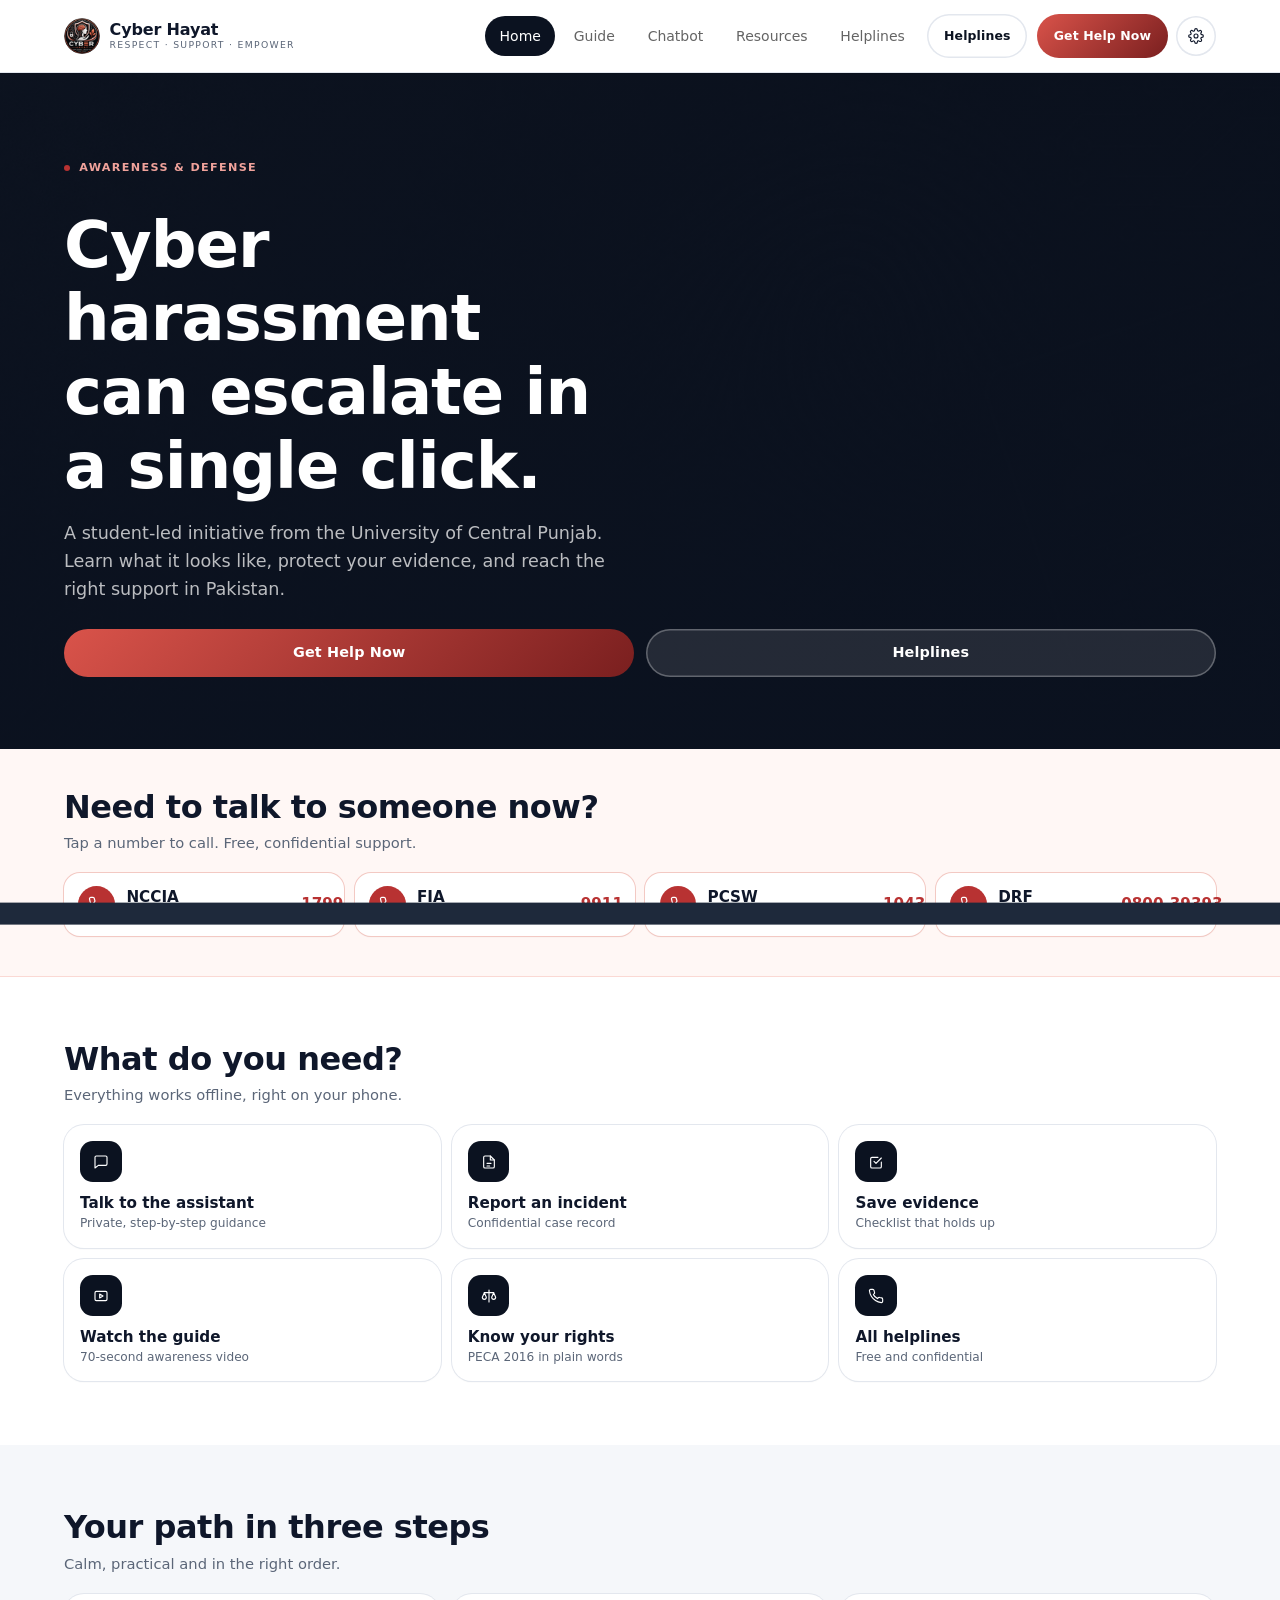
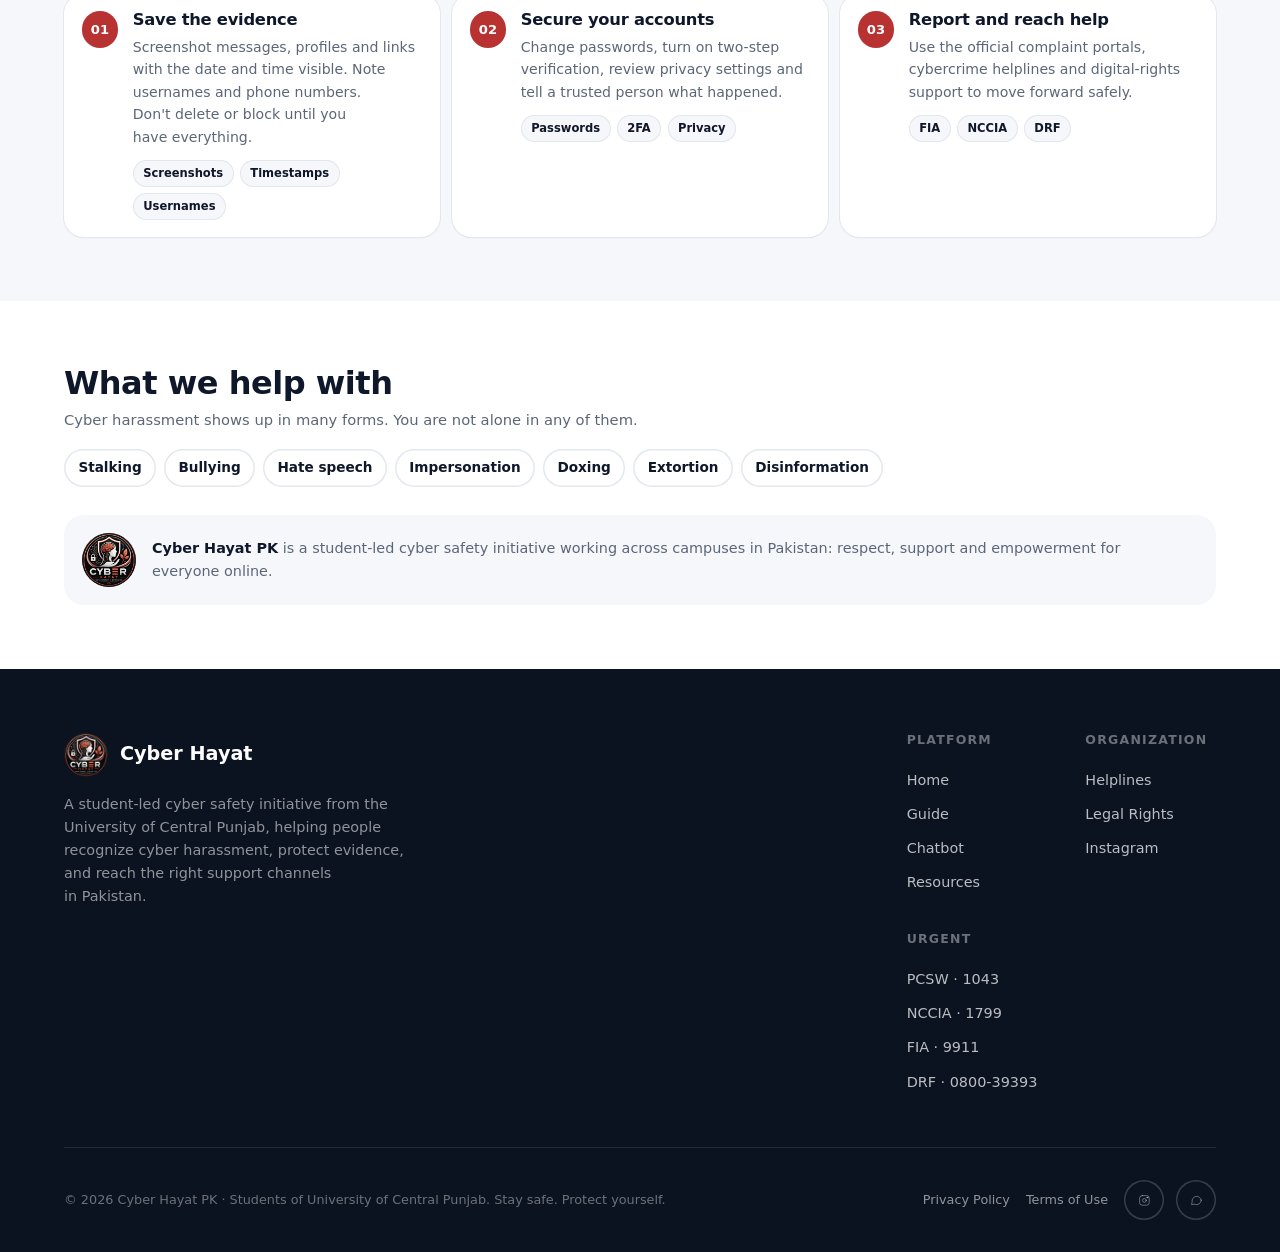
<file: app/src/main/assets/www/index.html>
<!DOCTYPE html>
<html lang="en">
<head>
<meta charset="UTF-8" />
<meta name="viewport" content="width=device-width, initial-scale=1, viewport-fit=cover" />
<title>Cyber Hayat PK | Awareness, Evidence, Support</title>
<meta name="description" content="Student-led cyber safety initiative: learn what cyber harassment looks like, save evidence, and reach the right support in Pakistan." />
<meta name="theme-color" content="#ffffff" />
<link rel="icon" href="assets/img/logo.png" type="image/png" />
<link rel="stylesheet" href="assets/css/style.css">
<link rel="stylesheet" href="assets/css/app.css">
<script src="assets/js/native.js"></script>
</head>
<body>
<a href="#main" class="skip-link">Skip to content</a>

<!-- ============ TOP BAR ============ -->
<header class="topbar">
  <div class="shell topbar-inner">
    <a href="index.html" class="brand">
      <img src="assets/img/logo.png" alt="Cyber Hayat shield logo" />
      <span>Cyber Hayat<span class="tag">Respect &middot; Support &middot; Empower</span></span>
    </a>
    <nav class="primary-nav" aria-label="Primary">
      <ul>
            <li><a href="index.html" data-nav-link data-i18n="nav.home" class="is-active">Home</a></li>
            <li><a href="guide.html" data-nav-link data-i18n="nav.guide" class="">Guide</a></li>
            <li><a href="chatbot.html" data-nav-link data-i18n="nav.chatbot" class="">Chatbot</a></li>
            <li><a href="resources.html" data-nav-link data-i18n="nav.resources" class="">Resources</a></li>
            <li><a href="helplines.html" data-nav-link data-i18n="nav.helplines" class="">Helplines</a></li>
      </ul>
    </nav>
    <div class="topbar-cta">
      <a href="helplines.html" class="btn btn-outline btn-sm" data-i18n="cta.helplines">Helplines</a>
      <a href="chatbot.html" class="btn btn-accent btn-sm" data-i18n="cta.getHelp">Get Help Now</a>
    </div>
    <button class="settings-toggle" data-settings-toggle aria-label="Open settings">
      <svg class="svg-icon stroke" viewBox="0 0 24 24" width="18" height="18"><circle cx="12" cy="12" r="3"/><path d="M19.4 15a1.65 1.65 0 0 0 .33 1.82l.06.06a2 2 0 1 1-2.83 2.83l-.06-.06a1.65 1.65 0 0 0-1.82-.33 1.65 1.65 0 0 0-1 1.51V21a2 2 0 1 1-4 0v-.09A1.65 1.65 0 0 0 9 19.4a1.65 1.65 0 0 0-1.82.33l-.06.06a2 2 0 1 1-2.83-2.83l.06-.06a1.65 1.65 0 0 0 .33-1.82 1.65 1.65 0 0 0-1.51-1H3a2 2 0 1 1 0-4h.09A1.65 1.65 0 0 0 4.6 9a1.65 1.65 0 0 0-.33-1.82l-.06-.06a2 2 0 1 1 2.83-2.83l.06.06a1.65 1.65 0 0 0 1.82.33H9a1.65 1.65 0 0 0 1-1.51V3a2 2 0 1 1 4 0v.09a1.65 1.65 0 0 0 1 1.51 1.65 1.65 0 0 0 1.82-.33l.06-.06a2 2 0 1 1 2.83 2.83l-.06.06a1.65 1.65 0 0 0-.33 1.82V9a1.65 1.65 0 0 0 1.51 1H21a2 2 0 1 1 0 4h-.09a1.65 1.65 0 0 0-1.51 1z"/></svg>
    </button>
    <button id="menuToggle" class="menu-toggle" aria-label="Open menu" aria-expanded="false">
      <svg class="svg-icon stroke" viewBox="0 0 24 24"><line x1="3" y1="6" x2="21" y2="6"/><line x1="3" y1="12" x2="21" y2="12"/><line x1="3" y1="18" x2="21" y2="18"/></svg>
    </button>
  </div>
</header>

<!-- ============ MOBILE NAV MENU ============ -->
<div id="navMenu">
  <div class="navmenu-top">
    <a href="index.html" class="navmenu-brand"><img src="assets/img/logo.png" alt="Cyber Hayat" /> Cyber Hayat</a>
    <button id="navMenuClose" class="navmenu-close" aria-label="Close menu">
      <svg class="svg-icon stroke" viewBox="0 0 24 24"><line x1="18" y1="6" x2="6" y2="18"/><line x1="6" y1="6" x2="18" y2="18"/></svg>
    </button>
  </div>
  <div class="navmenu-nav">
    <div class="shell">
      <ul>
              <li><a href="index.html" data-nav-link class="navmenu-item is-active"><span class="navmenu-item-index">01</span><span class="navmenu-item-label" data-i18n="nav.home">Home</span></a></li>
              <li><a href="guide.html" data-nav-link class="navmenu-item"><span class="navmenu-item-index">02</span><span class="navmenu-item-label" data-i18n="nav.guide">Guide</span></a></li>
              <li><a href="chatbot.html" data-nav-link class="navmenu-item"><span class="navmenu-item-index">03</span><span class="navmenu-item-label" data-i18n="nav.chatbot">Chatbot</span></a></li>
              <li><a href="resources.html" data-nav-link class="navmenu-item"><span class="navmenu-item-index">04</span><span class="navmenu-item-label" data-i18n="nav.resources">Resources</span></a></li>
              <li><a href="helplines.html" data-nav-link class="navmenu-item"><span class="navmenu-item-index">05</span><span class="navmenu-item-label" data-i18n="nav.helplines">Helplines</span></a></li>
      </ul>
    </div>
  </div>
  <div class="navmenu-bottom">
    <a href="chatbot.html" class="btn btn-accent" data-i18n="cta.getHelp">Get Help Now</a>
    <a href="helplines.html" class="btn btn-ghost-dark" data-i18n="cta.helplines">View Helplines</a>
    <button class="btn btn-ghost-dark" data-settings-toggle>Settings ⚙️</button>
  </div>
</div>

<main id="main">

<section class="hm-hero">
  <div class="shell">
    <div class="eyebrow"><span class="eyebrow-dot"></span><span data-i18n="hero.home.eyebrow">Awareness &amp; Defense</span></div>
    <h1>Cyber harassment can escalate in a single click.</h1>
    <p class="hm-sub">A student-led initiative from the University of Central Punjab. Learn what it looks like, protect your evidence, and reach the right support in Pakistan.</p>
    <div class="hm-cta">
      <a href="chatbot.html" class="btn btn-accent btn-lg" data-i18n="cta.getHelp">Get Help Now</a>
      <a href="helplines.html" class="btn btn-ghost-dark btn-lg" data-i18n="cta.helplines">Helplines</a>
    </div>
  </div>
</section>

<section class="hm-sec hm-urgent">
  <div class="shell">
    <div class="hm-head"><h2>Need to talk to someone now?</h2><p>Tap a number to call. Free, confidential support.</p></div>
    <div class="hm-calls"><a class="hm-call" href="tel:1799"><span class="hm-call-ic"><svg class="svg-icon stroke" viewBox="0 0 24 24" width="22" height="22"><path d="M22 16.9v3a2 2 0 0 1-2.2 2 19.8 19.8 0 0 1-8.6-3.1 19.5 19.5 0 0 1-6-6A19.8 19.8 0 0 1 2.1 4.2 2 2 0 0 1 4.1 2h3a2 2 0 0 1 2 1.7c.1 1 .4 1.9.7 2.8a2 2 0 0 1-.5 2.1L8.1 9.9a16 16 0 0 0 6 6l1.3-1.3a2 2 0 0 1 2.1-.4c.9.3 1.8.6 2.8.7a2 2 0 0 1 1.7 2z"/></svg></span><span class="hm-call-t"><strong>NCCIA</strong><small>National Cyber Crime Investigation Agency</small></span><span class="hm-call-n">1799</span></a><a class="hm-call" href="tel:9911"><span class="hm-call-ic"><svg class="svg-icon stroke" viewBox="0 0 24 24" width="22" height="22"><path d="M22 16.9v3a2 2 0 0 1-2.2 2 19.8 19.8 0 0 1-8.6-3.1 19.5 19.5 0 0 1-6-6A19.8 19.8 0 0 1 2.1 4.2 2 2 0 0 1 4.1 2h3a2 2 0 0 1 2 1.7c.1 1 .4 1.9.7 2.8a2 2 0 0 1-.5 2.1L8.1 9.9a16 16 0 0 0 6 6l1.3-1.3a2 2 0 0 1 2.1-.4c.9.3 1.8.6 2.8.7a2 2 0 0 1 1.7 2z"/></svg></span><span class="hm-call-t"><strong>FIA</strong><small>Federal Investigation Agency</small></span><span class="hm-call-n">9911</span></a><a class="hm-call" href="tel:1043"><span class="hm-call-ic"><svg class="svg-icon stroke" viewBox="0 0 24 24" width="22" height="22"><path d="M22 16.9v3a2 2 0 0 1-2.2 2 19.8 19.8 0 0 1-8.6-3.1 19.5 19.5 0 0 1-6-6A19.8 19.8 0 0 1 2.1 4.2 2 2 0 0 1 4.1 2h3a2 2 0 0 1 2 1.7c.1 1 .4 1.9.7 2.8a2 2 0 0 1-.5 2.1L8.1 9.9a16 16 0 0 0 6 6l1.3-1.3a2 2 0 0 1 2.1-.4c.9.3 1.8.6 2.8.7a2 2 0 0 1 1.7 2z"/></svg></span><span class="hm-call-t"><strong>PCSW</strong><small>Punjab Commission on the Status of Women</small></span><span class="hm-call-n">1043</span></a><a class="hm-call" href="tel:080039393"><span class="hm-call-ic"><svg class="svg-icon stroke" viewBox="0 0 24 24" width="22" height="22"><path d="M22 16.9v3a2 2 0 0 1-2.2 2 19.8 19.8 0 0 1-8.6-3.1 19.5 19.5 0 0 1-6-6A19.8 19.8 0 0 1 2.1 4.2 2 2 0 0 1 4.1 2h3a2 2 0 0 1 2 1.7c.1 1 .4 1.9.7 2.8a2 2 0 0 1-.5 2.1L8.1 9.9a16 16 0 0 0 6 6l1.3-1.3a2 2 0 0 1 2.1-.4c.9.3 1.8.6 2.8.7a2 2 0 0 1 1.7 2z"/></svg></span><span class="hm-call-t"><strong>DRF</strong><small>Digital Rights Foundation</small></span><span class="hm-call-n">0800-39393</span></a></div>
  </div>
</section>

<section class="hm-sec">
  <div class="shell">
    <div class="hm-head"><h2>What do you need?</h2><p>Everything works offline, right on your phone.</p></div>
    <div class="hm-tiles"><a class="hm-tile" href="chatbot.html"><span class="hm-tile-ic"><svg class="svg-icon stroke" viewBox="0 0 24 24" width="22" height="22"><path d="M21 15a2 2 0 0 1-2 2H8l-5 4V5a2 2 0 0 1 2-2h14a2 2 0 0 1 2 2z"/></svg></span><span class="hm-tile-t"><strong>Talk to the assistant</strong><small>Private, step-by-step guidance</small></span></a><a class="hm-tile" href="resources.html#incident-report"><span class="hm-tile-ic"><svg class="svg-icon stroke" viewBox="0 0 24 24" width="22" height="22"><path d="M14 3H6a2 2 0 0 0-2 2v14a2 2 0 0 0 2 2h12a2 2 0 0 0 2-2V9z"/><polyline points="14 3 14 9 20 9"/><line x1="9" y1="14" x2="15" y2="14"/><line x1="9" y1="18" x2="13" y2="18"/></svg></span><span class="hm-tile-t"><strong>Report an incident</strong><small>Confidential case record</small></span></a><a class="hm-tile" href="resources.html#evidence-tool"><span class="hm-tile-ic"><svg class="svg-icon stroke" viewBox="0 0 24 24" width="22" height="22"><path d="M9 11l3 3 8-8"/><path d="M20 12v7a2 2 0 0 1-2 2H6a2 2 0 0 1-2-2V7a2 2 0 0 1 2-2h9"/></svg></span><span class="hm-tile-t"><strong>Save evidence</strong><small>Checklist that holds up</small></span></a><a class="hm-tile" href="guide.html"><span class="hm-tile-ic"><svg class="svg-icon stroke" viewBox="0 0 24 24" width="22" height="22"><rect x="3" y="5" width="18" height="14" rx="2"/><polygon points="10 9 15 12 10 15"/></svg></span><span class="hm-tile-t"><strong>Watch the guide</strong><small>70-second awareness video</small></span></a><a class="hm-tile" href="resources.html#legal-rights"><span class="hm-tile-ic"><svg class="svg-icon stroke" viewBox="0 0 24 24" width="22" height="22"><line x1="12" y1="3" x2="12" y2="21"/><path d="M5 7h14"/><path d="M5 7l-3 7a3 3 0 0 0 6 0z"/><path d="M19 7l-3 7a3 3 0 0 0 6 0z"/></svg></span><span class="hm-tile-t"><strong>Know your rights</strong><small>PECA 2016 in plain words</small></span></a><a class="hm-tile" href="helplines.html"><span class="hm-tile-ic"><svg class="svg-icon stroke" viewBox="0 0 24 24" width="22" height="22"><path d="M22 16.9v3a2 2 0 0 1-2.2 2 19.8 19.8 0 0 1-8.6-3.1 19.5 19.5 0 0 1-6-6A19.8 19.8 0 0 1 2.1 4.2 2 2 0 0 1 4.1 2h3a2 2 0 0 1 2 1.7c.1 1 .4 1.9.7 2.8a2 2 0 0 1-.5 2.1L8.1 9.9a16 16 0 0 0 6 6l1.3-1.3a2 2 0 0 1 2.1-.4c.9.3 1.8.6 2.8.7a2 2 0 0 1 1.7 2z"/></svg></span><span class="hm-tile-t"><strong>All helplines</strong><small>Free and confidential</small></span></a></div>
  </div>
</section>

<section class="hm-sec hm-soft">
  <div class="shell">
    <div class="hm-head"><h2>Your path in three steps</h2><p>Calm, practical and in the right order.</p></div>
    <ol class="hm-steps"><li class="hm-step"><span class="hm-step-n">01</span><div><h3>Save the evidence</h3><p>Screenshot messages, profiles and links with the date and time visible. Note usernames and phone numbers. Don't delete or block until you have everything.</p><div class="hm-tags"><span>Screenshots</span><span>Timestamps</span><span>Usernames</span></div></div></li><li class="hm-step"><span class="hm-step-n">02</span><div><h3>Secure your accounts</h3><p>Change passwords, turn on two-step verification, review privacy settings and tell a trusted person what happened.</p><div class="hm-tags"><span>Passwords</span><span>2FA</span><span>Privacy</span></div></div></li><li class="hm-step"><span class="hm-step-n">03</span><div><h3>Report and reach help</h3><p>Use the official complaint portals, cybercrime helplines and digital-rights support to move forward safely.</p><div class="hm-tags"><span>FIA</span><span>NCCIA</span><span>DRF</span></div></div></li></ol>
  </div>
</section>

<section class="hm-sec">
  <div class="shell">
    <div class="hm-head"><h2>What we help with</h2><p>Cyber harassment shows up in many forms. You are not alone in any of them.</p></div>
    <div class="hm-chips"><span class="hm-chip">Stalking</span><span class="hm-chip">Bullying</span><span class="hm-chip">Hate speech</span><span class="hm-chip">Impersonation</span><span class="hm-chip">Doxing</span><span class="hm-chip">Extortion</span><span class="hm-chip">Disinformation</span></div>
    <div class="hm-about">
      <img src="assets/img/logo.png" alt="" />
      <p><strong>Cyber Hayat PK</strong> is a student-led cyber safety initiative working across campuses in Pakistan: respect, support and empowerment for everyone online.</p>
    </div>
  </div>
</section>

</main>

<!-- ============ FOOTER ============ -->
<footer class="site-footer">
  <div class="shell">
    <div class="footer-top">
      <div>
        <a href="index.html" class="footer-brand">
          <img src="assets/img/logo.png" alt="Cyber Hayat shield logo" />
          Cyber Hayat
        </a>
        <p style="max-width:22rem;color:rgba(255,255,255,.55);font-size:.9rem;margin-top:1rem;line-height:1.6;" data-i18n="footer.tagline">
          A student-led cyber safety initiative from the University of Central Punjab, helping people
          recognize cyber harassment, protect evidence, and reach the right support channels in Pakistan.
        </p>
      </div>
      <div class="footer-cols">
        <div class="footer-col">
          <h4 data-i18n="footer.platform">Platform</h4>
          <a href="index.html" data-i18n="nav.home">Home</a>
          <a href="guide.html" data-i18n="nav.guide">Guide</a>
          <a href="chatbot.html" data-i18n="nav.chatbot">Chatbot</a>
          <a href="resources.html" data-i18n="nav.resources">Resources</a>
        </div>
        <div class="footer-col">
          <h4 data-i18n="footer.organization">Organization</h4>
          <a href="helplines.html" data-i18n="nav.helplines">Helplines</a>
          <a href="resources.html#legal-rights" data-i18n="footer.legalRights">Legal Rights</a>
          <a href="https://www.instagram.com/cyberhayaatpk" target="_blank" rel="noopener">Instagram</a>
        </div>
        <div class="footer-col">
          <h4 data-i18n="footer.urgent">Urgent</h4>
          <a href="tel:1043">PCSW &middot; 1043</a>
          <a href="tel:1799">NCCIA &middot; 1799</a>
          <a href="tel:9911">FIA &middot; 9911</a>
          <a href="tel:080039393">DRF &middot; 0800-39393</a>
        </div>
      </div>
    </div>
    <div class="footer-bottom">
      <p data-i18n="footer.copyright">&copy; 2026 Cyber Hayat PK &middot; Students of University of Central Punjab. Stay safe. Protect yourself.</p>
      <div style="display:flex;gap:1rem;align-items:center;flex-wrap:wrap;">
        <a href="privacy.html" style="color:rgba(255,255,255,.55);" data-i18n="footer.privacy">Privacy Policy</a>
        <a href="terms.html" style="color:rgba(255,255,255,.55);" data-i18n="footer.terms">Terms of Use</a>
        <div class="footer-socials">
        <a href="https://www.instagram.com/cyberhayaatpk" target="_blank" rel="noopener" aria-label="Instagram">
          <svg class="svg-icon stroke" viewBox="0 0 24 24" width="18" height="18"><rect x="3" y="3" width="18" height="18" rx="5"/><circle cx="12" cy="12" r="3.5"/><circle cx="17.2" cy="6.8" r="1"/></svg>
        </a>
        <a href="https://whatsapp.com/channel/0029Vb8nyrC4o7qUW8L3h23G" target="_blank" rel="noopener" aria-label="WhatsApp">
          <svg class="svg-icon stroke" viewBox="0 0 24 24" width="18" height="18"><path d="M21 11.5a8.5 8.5 0 0 1-12.4 7.55L3 20l1.03-5.4A8.5 8.5 0 1 1 21 11.5Z"/></svg>
        </a>
      </div>
      </div>
    </div>
  </div>
</footer>

<button id="backToTop" class="back-to-top" aria-label="Back to top">
  <svg class="svg-icon stroke" viewBox="0 0 24 24" width="18" height="18"><line x1="12" y1="19" x2="12" y2="5"/><polyline points="5 12 12 5 19 12"/></svg>
</button>

<script src="assets/js/config.js"></script>
<script src="assets/js/settings.js"></script>
<script src="assets/js/i18n.js"></script>
<script src="assets/js/submit.js"></script>
<script src="assets/js/main.js"></script>


<script>
document.querySelectorAll('[data-accordion-item] .acc-trigger').forEach(trigger=>{
  trigger.addEventListener('click', ()=>{
    const item = trigger.closest('.acc-item');
    const panel = item.querySelector('.acc-panel');
    const isOpen = item.classList.contains('open');
    document.querySelectorAll('[data-accordion-item]').forEach(i=>{
      i.classList.remove('open');
      i.querySelector('.acc-panel').style.maxHeight = null;
    });
    if(!isOpen){
      item.classList.add('open');
      panel.style.maxHeight = panel.scrollHeight + 'px';
    }
  });
});
</script>


</body>
</html>
</file>
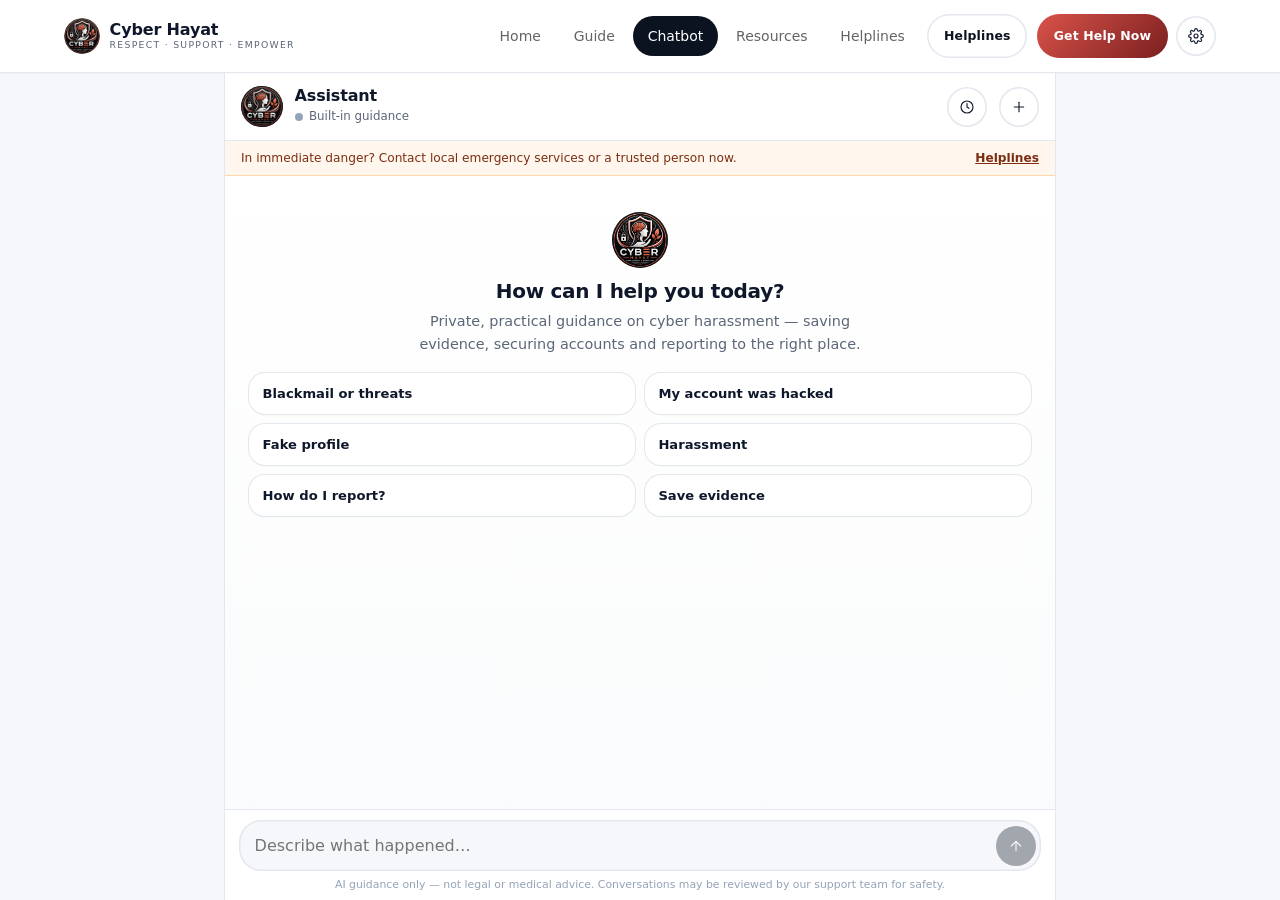
<file: app/src/main/assets/www/chatbot.html>
<!DOCTYPE html>
<html lang="en">
<head>
<meta charset="UTF-8" />
<meta name="viewport" content="width=device-width, initial-scale=1, viewport-fit=cover" />
<title>Assistant | Cyber Hayat PK</title>
<meta name="description" content="Talk to the Cyber Hayat guided support chatbot, with AI-assisted and built-in offline guidance, for step-by-step help with cyber harassment." />
<meta name="theme-color" content="#ffffff" />
<link rel="icon" href="assets/img/logo.png" type="image/png" />
<link rel="stylesheet" href="assets/css/style.css">
<link rel="stylesheet" href="assets/css/app.css">
<script src="assets/js/native.js"></script>
</head>
<body class="cb-body">
<a href="#main" class="skip-link">Skip to content</a>

<!-- ============ TOP BAR ============ -->
<header class="topbar">
  <div class="shell topbar-inner">
    <a href="index.html" class="brand">
      <img src="assets/img/logo.png" alt="Cyber Hayat shield logo" />
      <span>Cyber Hayat<span class="tag">Respect &middot; Support &middot; Empower</span></span>
    </a>
    <nav class="primary-nav" aria-label="Primary">
      <ul>
            <li><a href="index.html" data-nav-link data-i18n="nav.home" class="">Home</a></li>
            <li><a href="guide.html" data-nav-link data-i18n="nav.guide" class="">Guide</a></li>
            <li><a href="chatbot.html" data-nav-link data-i18n="nav.chatbot" class="is-active">Chatbot</a></li>
            <li><a href="resources.html" data-nav-link data-i18n="nav.resources" class="">Resources</a></li>
            <li><a href="helplines.html" data-nav-link data-i18n="nav.helplines" class="">Helplines</a></li>
      </ul>
    </nav>
    <div class="topbar-cta">
      <a href="helplines.html" class="btn btn-outline btn-sm" data-i18n="cta.helplines">Helplines</a>
      <a href="chatbot.html" class="btn btn-accent btn-sm" data-i18n="cta.getHelp">Get Help Now</a>
    </div>
    <button class="settings-toggle" data-settings-toggle aria-label="Open settings">
      <svg class="svg-icon stroke" viewBox="0 0 24 24" width="18" height="18"><circle cx="12" cy="12" r="3"/><path d="M19.4 15a1.65 1.65 0 0 0 .33 1.82l.06.06a2 2 0 1 1-2.83 2.83l-.06-.06a1.65 1.65 0 0 0-1.82-.33 1.65 1.65 0 0 0-1 1.51V21a2 2 0 1 1-4 0v-.09A1.65 1.65 0 0 0 9 19.4a1.65 1.65 0 0 0-1.82.33l-.06.06a2 2 0 1 1-2.83-2.83l.06-.06a1.65 1.65 0 0 0 .33-1.82 1.65 1.65 0 0 0-1.51-1H3a2 2 0 1 1 0-4h.09A1.65 1.65 0 0 0 4.6 9a1.65 1.65 0 0 0-.33-1.82l-.06-.06a2 2 0 1 1 2.83-2.83l.06.06a1.65 1.65 0 0 0 1.82.33H9a1.65 1.65 0 0 0 1-1.51V3a2 2 0 1 1 4 0v.09a1.65 1.65 0 0 0 1 1.51 1.65 1.65 0 0 0 1.82-.33l.06-.06a2 2 0 1 1 2.83 2.83l-.06.06a1.65 1.65 0 0 0-.33 1.82V9a1.65 1.65 0 0 0 1.51 1H21a2 2 0 1 1 0 4h-.09a1.65 1.65 0 0 0-1.51 1z"/></svg>
    </button>
    <button id="menuToggle" class="menu-toggle" aria-label="Open menu" aria-expanded="false">
      <svg class="svg-icon stroke" viewBox="0 0 24 24"><line x1="3" y1="6" x2="21" y2="6"/><line x1="3" y1="12" x2="21" y2="12"/><line x1="3" y1="18" x2="21" y2="18"/></svg>
    </button>
  </div>
</header>

<!-- ============ MOBILE NAV MENU ============ -->
<div id="navMenu">
  <div class="navmenu-top">
    <a href="index.html" class="navmenu-brand"><img src="assets/img/logo.png" alt="Cyber Hayat" /> Cyber Hayat</a>
    <button id="navMenuClose" class="navmenu-close" aria-label="Close menu">
      <svg class="svg-icon stroke" viewBox="0 0 24 24"><line x1="18" y1="6" x2="6" y2="18"/><line x1="6" y1="6" x2="18" y2="18"/></svg>
    </button>
  </div>
  <div class="navmenu-nav">
    <div class="shell">
      <ul>
              <li><a href="index.html" data-nav-link class="navmenu-item"><span class="navmenu-item-index">01</span><span class="navmenu-item-label" data-i18n="nav.home">Home</span></a></li>
              <li><a href="guide.html" data-nav-link class="navmenu-item"><span class="navmenu-item-index">02</span><span class="navmenu-item-label" data-i18n="nav.guide">Guide</span></a></li>
              <li><a href="chatbot.html" data-nav-link class="navmenu-item is-active"><span class="navmenu-item-index">03</span><span class="navmenu-item-label" data-i18n="nav.chatbot">Chatbot</span></a></li>
              <li><a href="resources.html" data-nav-link class="navmenu-item"><span class="navmenu-item-index">04</span><span class="navmenu-item-label" data-i18n="nav.resources">Resources</span></a></li>
              <li><a href="helplines.html" data-nav-link class="navmenu-item"><span class="navmenu-item-index">05</span><span class="navmenu-item-label" data-i18n="nav.helplines">Helplines</span></a></li>
      </ul>
    </div>
  </div>
  <div class="navmenu-bottom">
    <a href="chatbot.html" class="btn btn-accent" data-i18n="cta.getHelp">Get Help Now</a>
    <a href="helplines.html" class="btn btn-ghost-dark" data-i18n="cta.helplines">View Helplines</a>
    <button class="btn btn-ghost-dark" data-settings-toggle>Settings ⚙️</button>
  </div>
</div>

<main id="main" class="cb-page">
  <section class="cb-shell" aria-label="Cyber Hayat Assistant">
    <header class="cb-head">
      <img class="cb-avatar" src="assets/img/logo.png" alt="" />
      <div class="cb-title">
        <h1>Assistant</h1>
        <div class="cb-status" id="cbStatus"><span class="cb-dot"></span><span id="cbStatusText">Ready</span></div>
      </div>
      <button class="cb-icon-btn" id="cbHistoryBtn" aria-label="Chat history" type="button">
        <svg class="svg-icon stroke" viewBox="0 0 24 24" width="18" height="18"><circle cx="12" cy="12" r="9"/><polyline points="12 7 12 12 15 14"/></svg>
      </button>
      <button class="cb-icon-btn" id="cbNewBtn" aria-label="New chat" type="button">
        <svg class="svg-icon stroke" viewBox="0 0 24 24" width="18" height="18"><line x1="12" y1="5" x2="12" y2="19"/><line x1="5" y1="12" x2="19" y2="12"/></svg>
      </button>
    </header>
    <div class="cb-safety" role="note">
      <span>In immediate danger? Contact local emergency services or a trusted person now.</span>
      <a href="helplines.html">Helplines</a>
    </div>
    <div class="cb-messages" id="cbMessages" role="log" aria-live="polite"></div>
    <form class="cb-composer" id="cbForm" autocomplete="off">
      <div class="cb-input-wrap">
        <textarea class="cb-input" id="cbInput" rows="1" maxlength="1500" placeholder="Describe what happened…" aria-label="Your message" dir="auto"></textarea>
        <button class="cb-send" id="cbSend" type="submit" aria-label="Send" disabled>
          <svg class="svg-icon stroke" viewBox="0 0 24 24" width="18" height="18"><line x1="12" y1="19" x2="12" y2="5"/><polyline points="5 12 12 5 19 12"/></svg>
        </button>
      </div>
      <p class="cb-foot">AI guidance only — not legal or medical advice. Conversations may be reviewed by our support team for safety.</p>
    </form>
  </section>
</main>

<div class="cb-sheet-backdrop" id="cbSheetBackdrop"></div>
<aside class="cb-sheet" id="cbSheet" aria-label="Chat history">
  <div class="cb-sheet-head"><span>Chat history</span><button class="cb-icon-btn" id="cbSheetClose" type="button" aria-label="Close"><svg class="svg-icon stroke" viewBox="0 0 24 24" width="16" height="16"><line x1="18" y1="6" x2="6" y2="18"/><line x1="6" y1="6" x2="18" y2="18"/></svg></button></div>
  <div class="cb-sheet-list" id="cbSheetList"></div>
</aside>

<script src="assets/js/config.js"></script>
<script src="assets/js/settings.js"></script>
<script src="assets/js/i18n.js"></script>
<script src="assets/js/submit.js"></script>
<script src="assets/js/main.js"></script>
<script src="assets/js/chatbot-kb.js"></script>
<script src="assets/js/chatbot.js"></script>
</body>
</html>
</file>
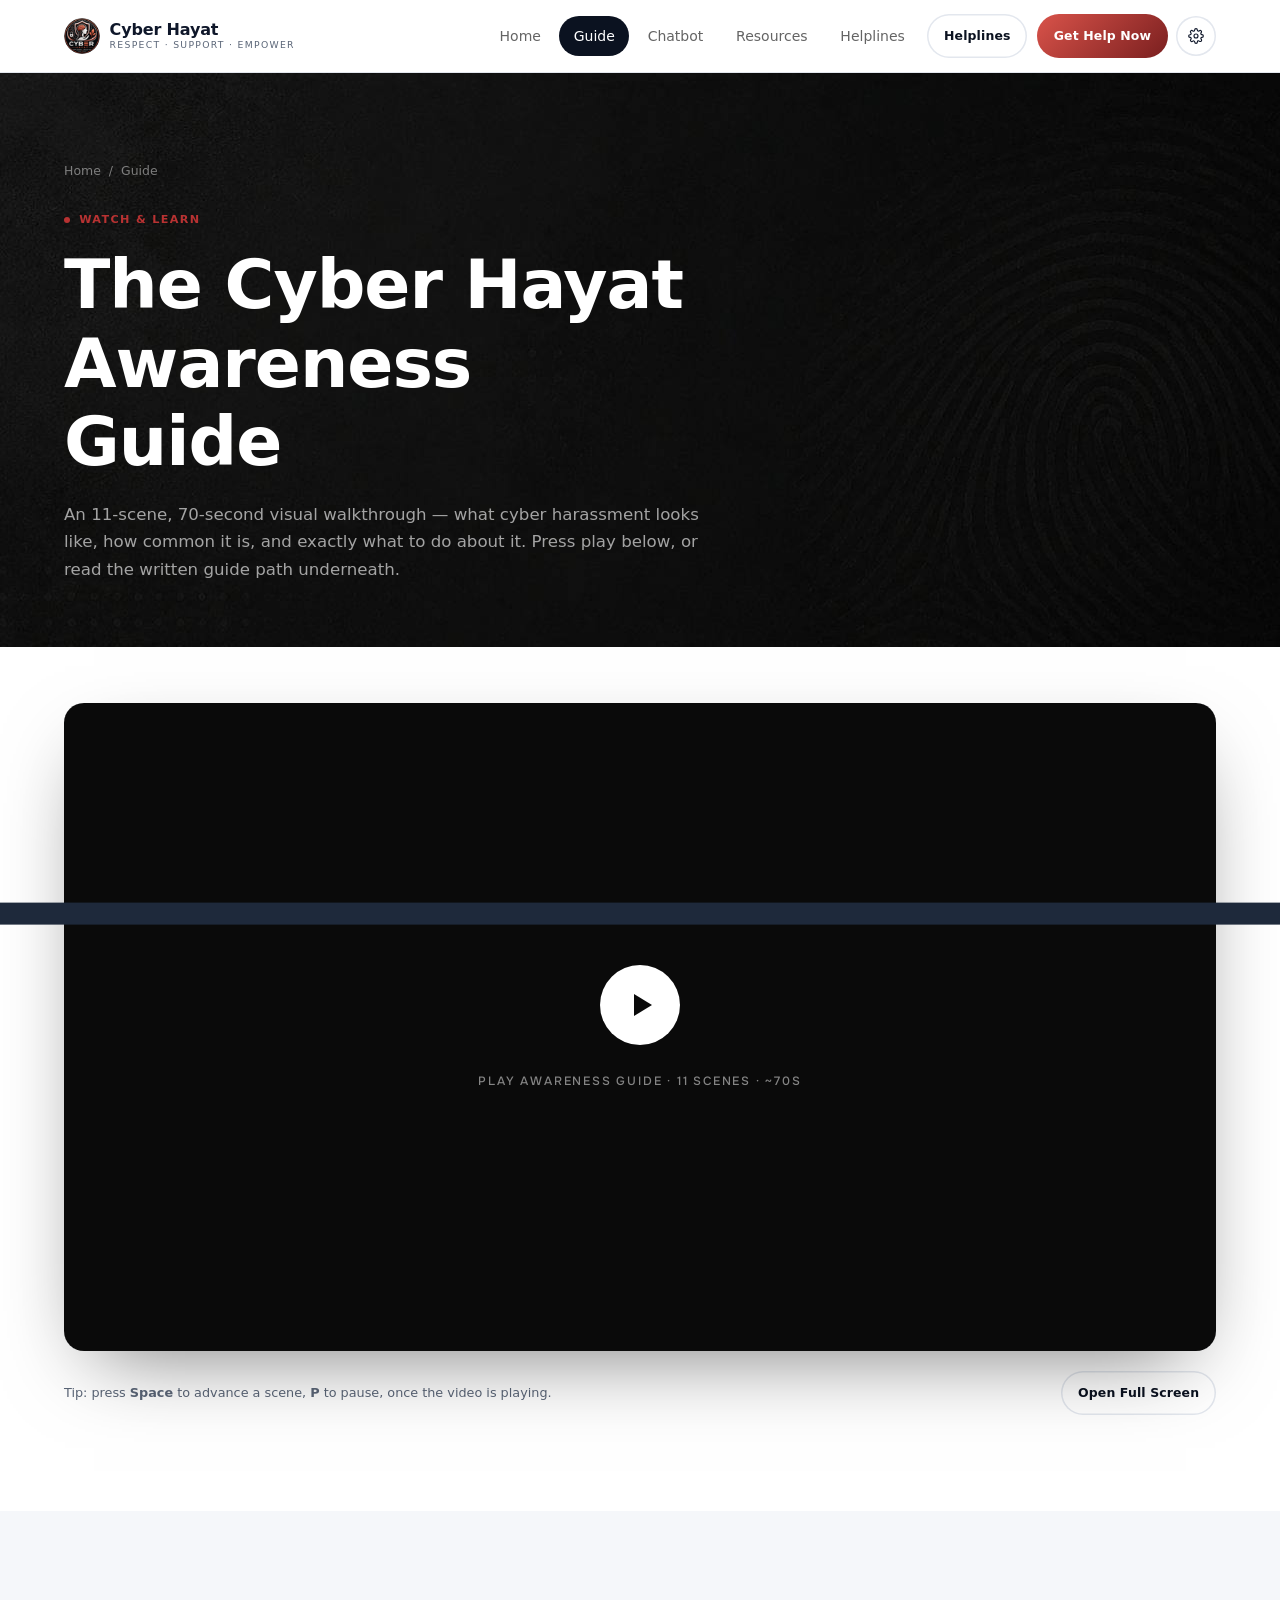
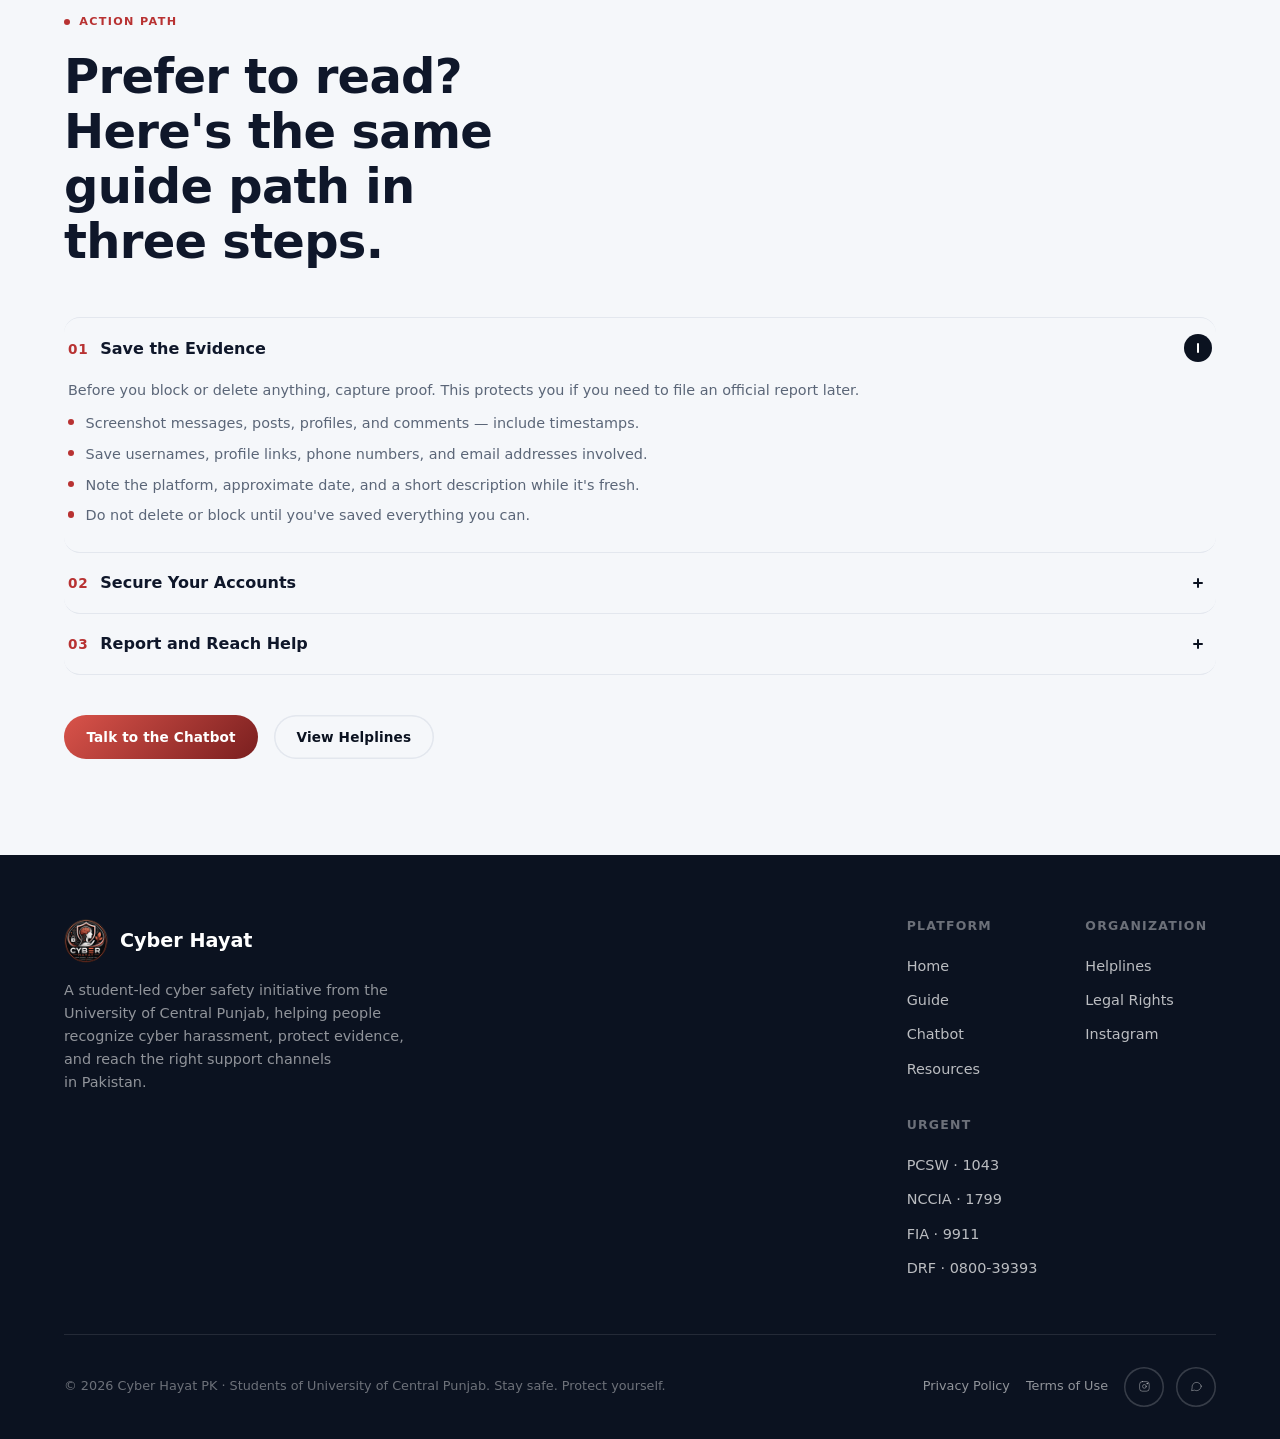
<file: app/src/main/assets/www/guide.html>
<!DOCTYPE html>
<html lang="en">
<head>
<meta charset="UTF-8" />
<meta name="viewport" content="width=device-width, initial-scale=1, viewport-fit=cover" />
<title>Guide | Cyber Hayat PK</title>
<meta name="description" content="Watch the Cyber Hayat awareness guide video and read the three-step action path for handling cyber harassment." />
<meta name="theme-color" content="#ffffff" />
<link rel="icon" href="assets/img/logo.png" type="image/png" />
<link rel="stylesheet" href="assets/css/style.css">
<link rel="stylesheet" href="assets/css/app.css">
<script src="assets/js/native.js"></script>
</head>
<body>
<a href="#main" class="skip-link">Skip to content</a>

<!-- ============ TOP BAR ============ -->
<header class="topbar">
  <div class="shell topbar-inner">
    <a href="index.html" class="brand">
      <img src="assets/img/logo.png" alt="Cyber Hayat shield logo" />
      <span>Cyber Hayat<span class="tag">Respect &middot; Support &middot; Empower</span></span>
    </a>
    <nav class="primary-nav" aria-label="Primary">
      <ul>
            <li><a href="index.html" data-nav-link data-i18n="nav.home" class="">Home</a></li>
            <li><a href="guide.html" data-nav-link data-i18n="nav.guide" class="is-active">Guide</a></li>
            <li><a href="chatbot.html" data-nav-link data-i18n="nav.chatbot" class="">Chatbot</a></li>
            <li><a href="resources.html" data-nav-link data-i18n="nav.resources" class="">Resources</a></li>
            <li><a href="helplines.html" data-nav-link data-i18n="nav.helplines" class="">Helplines</a></li>
      </ul>
    </nav>
    <div class="topbar-cta">
      <a href="helplines.html" class="btn btn-outline btn-sm" data-i18n="cta.helplines">Helplines</a>
      <a href="chatbot.html" class="btn btn-accent btn-sm" data-i18n="cta.getHelp">Get Help Now</a>
    </div>
    <button class="settings-toggle" data-settings-toggle aria-label="Open settings">
      <svg class="svg-icon stroke" viewBox="0 0 24 24" width="18" height="18"><circle cx="12" cy="12" r="3"/><path d="M19.4 15a1.65 1.65 0 0 0 .33 1.82l.06.06a2 2 0 1 1-2.83 2.83l-.06-.06a1.65 1.65 0 0 0-1.82-.33 1.65 1.65 0 0 0-1 1.51V21a2 2 0 1 1-4 0v-.09A1.65 1.65 0 0 0 9 19.4a1.65 1.65 0 0 0-1.82.33l-.06.06a2 2 0 1 1-2.83-2.83l.06-.06a1.65 1.65 0 0 0 .33-1.82 1.65 1.65 0 0 0-1.51-1H3a2 2 0 1 1 0-4h.09A1.65 1.65 0 0 0 4.6 9a1.65 1.65 0 0 0-.33-1.82l-.06-.06a2 2 0 1 1 2.83-2.83l.06.06a1.65 1.65 0 0 0 1.82.33H9a1.65 1.65 0 0 0 1-1.51V3a2 2 0 1 1 4 0v.09a1.65 1.65 0 0 0 1 1.51 1.65 1.65 0 0 0 1.82-.33l.06-.06a2 2 0 1 1 2.83 2.83l-.06.06a1.65 1.65 0 0 0-.33 1.82V9a1.65 1.65 0 0 0 1.51 1H21a2 2 0 1 1 0 4h-.09a1.65 1.65 0 0 0-1.51 1z"/></svg>
    </button>
    <button id="menuToggle" class="menu-toggle" aria-label="Open menu" aria-expanded="false">
      <svg class="svg-icon stroke" viewBox="0 0 24 24"><line x1="3" y1="6" x2="21" y2="6"/><line x1="3" y1="12" x2="21" y2="12"/><line x1="3" y1="18" x2="21" y2="18"/></svg>
    </button>
  </div>
</header>

<!-- ============ MOBILE NAV MENU ============ -->
<div id="navMenu">
  <div class="navmenu-top">
    <a href="index.html" class="navmenu-brand"><img src="assets/img/logo.png" alt="Cyber Hayat" /> Cyber Hayat</a>
    <button id="navMenuClose" class="navmenu-close" aria-label="Close menu">
      <svg class="svg-icon stroke" viewBox="0 0 24 24"><line x1="18" y1="6" x2="6" y2="18"/><line x1="6" y1="6" x2="18" y2="18"/></svg>
    </button>
  </div>
  <div class="navmenu-nav">
    <div class="shell">
      <ul>
              <li><a href="index.html" data-nav-link class="navmenu-item"><span class="navmenu-item-index">01</span><span class="navmenu-item-label" data-i18n="nav.home">Home</span></a></li>
              <li><a href="guide.html" data-nav-link class="navmenu-item is-active"><span class="navmenu-item-index">02</span><span class="navmenu-item-label" data-i18n="nav.guide">Guide</span></a></li>
              <li><a href="chatbot.html" data-nav-link class="navmenu-item"><span class="navmenu-item-index">03</span><span class="navmenu-item-label" data-i18n="nav.chatbot">Chatbot</span></a></li>
              <li><a href="resources.html" data-nav-link class="navmenu-item"><span class="navmenu-item-index">04</span><span class="navmenu-item-label" data-i18n="nav.resources">Resources</span></a></li>
              <li><a href="helplines.html" data-nav-link class="navmenu-item"><span class="navmenu-item-index">05</span><span class="navmenu-item-label" data-i18n="nav.helplines">Helplines</span></a></li>
      </ul>
    </div>
  </div>
  <div class="navmenu-bottom">
    <a href="chatbot.html" class="btn btn-accent" data-i18n="cta.getHelp">Get Help Now</a>
    <a href="helplines.html" class="btn btn-ghost-dark" data-i18n="cta.helplines">View Helplines</a>
    <button class="btn btn-ghost-dark" data-settings-toggle>Settings ⚙️</button>
  </div>
</div>

<main id="main">

<!-- ============ PAGE HERO ============ -->
<section class="page-hero" style="background-image:url('assets/img/bg-texture.jpg')">
  <div class="shell">
    <div class="page-hero-breadcrumb"><a href="index.html">Home</a> <span>/</span> <span>Guide</span></div>
    <div class="eyebrow"><span class="eyebrow-dot"></span><span data-i18n="hero.guide.eyebrow">Watch &amp; Learn</span></div>
    <h1 class="display-1" style="max-width:40rem;" data-i18n="hero.guide.title">The Cyber Hayat Awareness Guide</h1>
    <p class="lede" style="margin-top:1.25rem;color:rgba(255,255,255,.62)">
      An 11-scene, 70-second visual walkthrough &mdash; what cyber harassment looks like, how common it is,
      and exactly what to do about it. Press play below, or read the written guide path underneath.
    </p>
  </div>
</section>

<!-- ============ VIDEO STAGE ============ -->
<section class="section" style="padding-top:3.5rem;">
  <div class="shell">
    <div class="video-stage reveal">
      <div class="video-frame-wrap">
        <iframe src="assets/video/cyberhayat-editorial.html" title="Cyber Hayat Awareness Guide video" loading="lazy" allow="autoplay"></iframe>
      </div>
    </div>
    <div style="display:flex;flex-wrap:wrap;gap:.75rem;margin-top:1.25rem;align-items:center;justify-content:space-between;">
      <p class="video-tip" style="font-size:.8rem;color:var(--muted);">Tip: press <strong>Space</strong> to advance a scene, <strong>P</strong> to pause, once the video is playing.</p>
      <a href="assets/video/cyberhayat-editorial.html" class="btn btn-outline btn-sm" style="width:100%;">Open Full Screen</a>
    </div>
  </div>
</section>

<!-- ============ WRITTEN GUIDE PATH ============ -->
<section class="section section-surface">
  <div class="shell">
    <div class="eyebrow"><span class="eyebrow-dot"></span>Action Path</div>
    <h2 class="display-2" style="max-width:34rem;">Prefer to read? Here's the same guide path in three steps.</h2>

    <div style="margin-top:3rem;display:flex;flex-direction:column;">
      <div class="acc-item open" data-accordion-item>
        <button class="acc-trigger">
          <span><span class="step-num" style="margin-right:.75rem;">01</span>Save the Evidence</span>
          <span class="plus"></span>
        </button>
        <div class="acc-panel" style="max-height:40rem;">
          <div class="acc-panel-inner">
            Before you block or delete anything, capture proof. This protects you if you need to file an
            official report later.
            <ul>
              <li>Screenshot messages, posts, profiles, and comments &mdash; include timestamps.</li>
              <li>Save usernames, profile links, phone numbers, and email addresses involved.</li>
              <li>Note the platform, approximate date, and a short description while it's fresh.</li>
              <li>Do not delete or block until you've saved everything you can.</li>
            </ul>
          </div>
        </div>
      </div>
      <div class="acc-item" data-accordion-item>
        <button class="acc-trigger">
          <span><span class="step-num" style="margin-right:.75rem;">02</span>Secure Your Accounts</span>
          <span class="plus"></span>
        </button>
        <div class="acc-panel">
          <div class="acc-panel-inner">
            Once evidence is safe, lock down your accounts so the harassment can't continue or escalate.
            <ul>
              <li>Change passwords on affected accounts, and anywhere you reused that password.</li>
              <li>Turn on two-factor authentication wherever it's offered.</li>
              <li>Review privacy settings &mdash; who can message you, tag you, or see your posts.</li>
              <li>Tell a trusted friend, family member, or colleague what's happening.</li>
            </ul>
          </div>
        </div>
      </div>
      <div class="acc-item" data-accordion-item>
        <button class="acc-trigger">
          <span><span class="step-num" style="margin-right:.75rem;">03</span>Report and Reach Help</span>
          <span class="plus"></span>
        </button>
        <div class="acc-panel">
          <div class="acc-panel-inner">
            You don't have to handle this alone or figure out the system by yourself.
            <ul>
              <li>File through the FIA or NCCIA complaint portal, keeping the acknowledgement number.</li>
              <li>Contact the Digital Rights Foundation helpdesk for guidance and emotional support.</li>
              <li>Call a helpline if you need to talk to someone immediately &mdash; see the Helplines page.</li>
              <li>Use the Chatbot for a step-by-step walkthrough tailored to your situation.</li>
            </ul>
          </div>
        </div>
      </div>
    </div>

    <div style="margin-top:2.5rem;display:flex;gap:1rem;flex-wrap:wrap;">
      <a href="chatbot.html" class="btn btn-accent">Talk to the Chatbot</a>
      <a href="helplines.html" class="btn btn-outline">View Helplines</a>
    </div>
  </div>
</section>

</main>

<!-- ============ FOOTER ============ -->
<footer class="site-footer">
  <div class="shell">
    <div class="footer-top">
      <div>
        <a href="index.html" class="footer-brand">
          <img src="assets/img/logo.png" alt="Cyber Hayat shield logo" />
          Cyber Hayat
        </a>
        <p style="max-width:22rem;color:rgba(255,255,255,.55);font-size:.9rem;margin-top:1rem;line-height:1.6;" data-i18n="footer.tagline">
          A student-led cyber safety initiative from the University of Central Punjab, helping people
          recognize cyber harassment, protect evidence, and reach the right support channels in Pakistan.
        </p>
      </div>
      <div class="footer-cols">
        <div class="footer-col">
          <h4 data-i18n="footer.platform">Platform</h4>
          <a href="index.html" data-i18n="nav.home">Home</a>
          <a href="guide.html" data-i18n="nav.guide">Guide</a>
          <a href="chatbot.html" data-i18n="nav.chatbot">Chatbot</a>
          <a href="resources.html" data-i18n="nav.resources">Resources</a>
        </div>
        <div class="footer-col">
          <h4 data-i18n="footer.organization">Organization</h4>
          <a href="helplines.html" data-i18n="nav.helplines">Helplines</a>
          <a href="resources.html#legal-rights" data-i18n="footer.legalRights">Legal Rights</a>
          <a href="https://www.instagram.com/cyberhayaatpk" target="_blank" rel="noopener">Instagram</a>
        </div>
        <div class="footer-col">
          <h4 data-i18n="footer.urgent">Urgent</h4>
          <a href="tel:1043">PCSW &middot; 1043</a>
          <a href="tel:1799">NCCIA &middot; 1799</a>
          <a href="tel:9911">FIA &middot; 9911</a>
          <a href="tel:080039393">DRF &middot; 0800-39393</a>
        </div>
      </div>
    </div>
    <div class="footer-bottom">
      <p data-i18n="footer.copyright">&copy; 2026 Cyber Hayat PK &middot; Students of University of Central Punjab. Stay safe. Protect yourself.</p>
      <div style="display:flex;gap:1rem;align-items:center;flex-wrap:wrap;">
        <a href="privacy.html" style="color:rgba(255,255,255,.55);" data-i18n="footer.privacy">Privacy Policy</a>
        <a href="terms.html" style="color:rgba(255,255,255,.55);" data-i18n="footer.terms">Terms of Use</a>
        <div class="footer-socials">
        <a href="https://www.instagram.com/cyberhayaatpk" target="_blank" rel="noopener" aria-label="Instagram">
          <svg class="svg-icon stroke" viewBox="0 0 24 24" width="18" height="18"><rect x="3" y="3" width="18" height="18" rx="5"/><circle cx="12" cy="12" r="3.5"/><circle cx="17.2" cy="6.8" r="1"/></svg>
        </a>
        <a href="https://whatsapp.com/channel/0029Vb8nyrC4o7qUW8L3h23G" target="_blank" rel="noopener" aria-label="WhatsApp">
          <svg class="svg-icon stroke" viewBox="0 0 24 24" width="18" height="18"><path d="M21 11.5a8.5 8.5 0 0 1-12.4 7.55L3 20l1.03-5.4A8.5 8.5 0 1 1 21 11.5Z"/></svg>
        </a>
      </div>
      </div>
    </div>
  </div>
</footer>

<button id="backToTop" class="back-to-top" aria-label="Back to top">
  <svg class="svg-icon stroke" viewBox="0 0 24 24" width="18" height="18"><line x1="12" y1="19" x2="12" y2="5"/><polyline points="5 12 12 5 19 12"/></svg>
</button>

<script src="assets/js/config.js"></script>
<script src="assets/js/settings.js"></script>
<script src="assets/js/i18n.js"></script>
<script src="assets/js/submit.js"></script>
<script src="assets/js/main.js"></script>


<script>
document.querySelectorAll('[data-accordion-item] .acc-trigger').forEach(trigger=>{
  trigger.addEventListener('click', ()=>{
    const item = trigger.closest('.acc-item');
    const panel = item.querySelector('.acc-panel');
    const isOpen = item.classList.contains('open');
    document.querySelectorAll('[data-accordion-item]').forEach(i=>{
      i.classList.remove('open');
      i.querySelector('.acc-panel').style.maxHeight = null;
    });
    if(!isOpen){
      item.classList.add('open');
      panel.style.maxHeight = panel.scrollHeight + 'px';
    }
  });
});
</script>


</body>
</html>
</file>
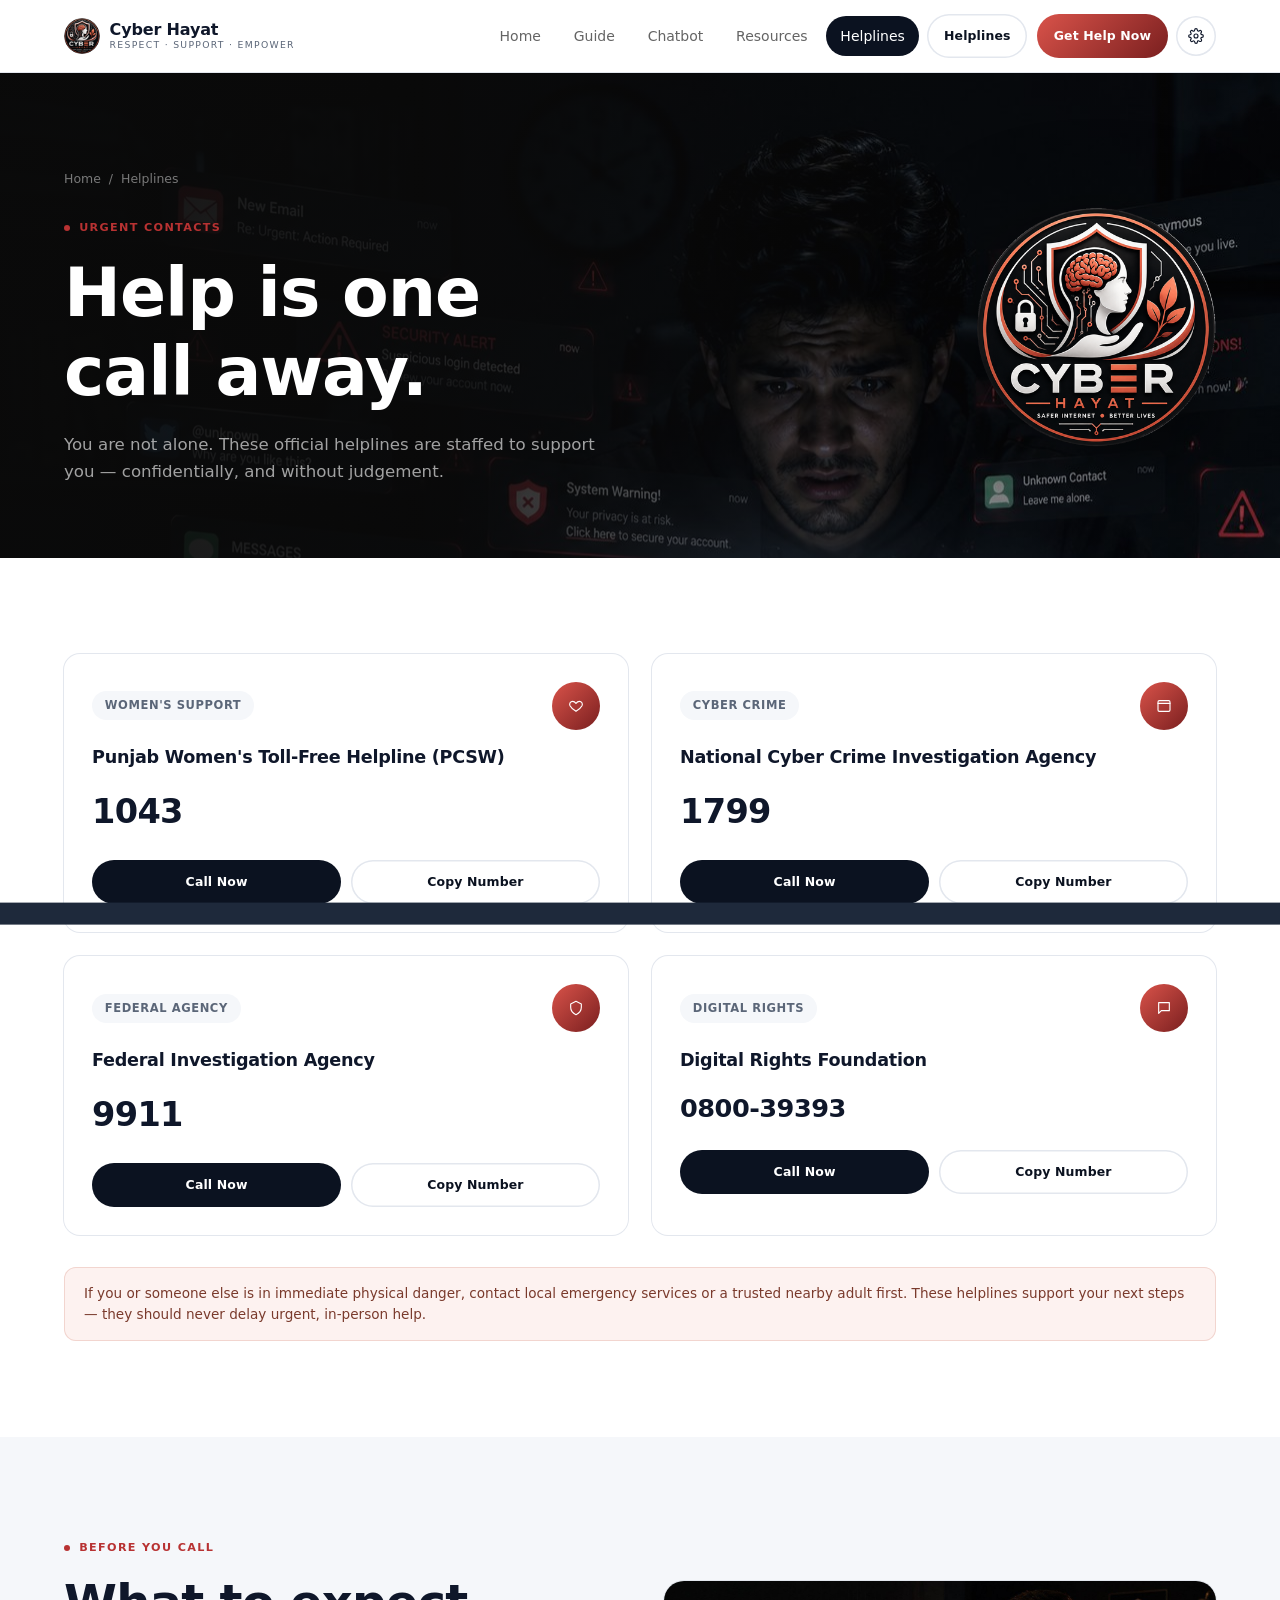
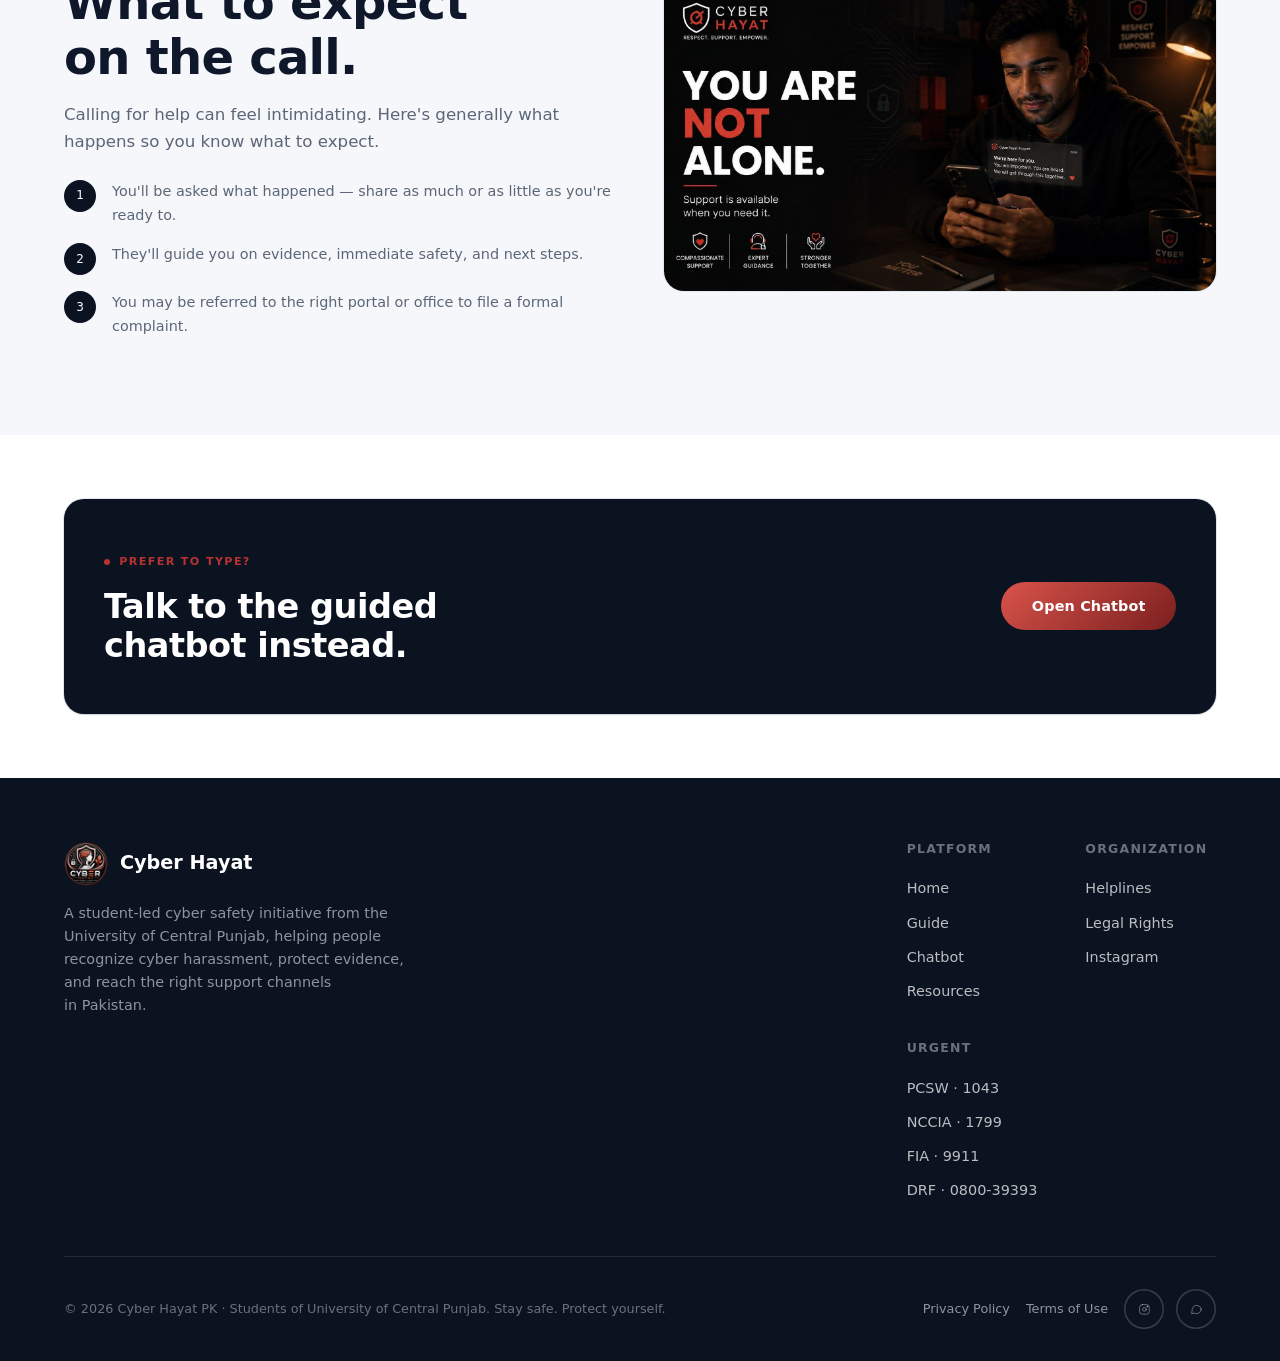
<file: app/src/main/assets/www/helplines.html>
<!DOCTYPE html>
<html lang="en">
<head>
<meta charset="UTF-8" />
<meta name="viewport" content="width=device-width, initial-scale=1, viewport-fit=cover" />
<title>Helplines | Cyber Hayat PK</title>
<meta name="description" content="Urgent cyber harassment helplines in Pakistan: PCSW, NCCIA, FIA, and Digital Rights Foundation." />
<meta name="theme-color" content="#ffffff" />
<link rel="icon" href="assets/img/logo.png" type="image/png" />
<link rel="stylesheet" href="assets/css/style.css">
<link rel="stylesheet" href="assets/css/app.css">
<script src="assets/js/native.js"></script>
</head>
<body>
<a href="#main" class="skip-link">Skip to content</a>

<!-- ============ TOP BAR ============ -->
<header class="topbar">
  <div class="shell topbar-inner">
    <a href="index.html" class="brand">
      <img src="assets/img/logo.png" alt="Cyber Hayat shield logo" />
      <span>Cyber Hayat<span class="tag">Respect &middot; Support &middot; Empower</span></span>
    </a>
    <nav class="primary-nav" aria-label="Primary">
      <ul>
            <li><a href="index.html" data-nav-link data-i18n="nav.home" class="">Home</a></li>
            <li><a href="guide.html" data-nav-link data-i18n="nav.guide" class="">Guide</a></li>
            <li><a href="chatbot.html" data-nav-link data-i18n="nav.chatbot" class="">Chatbot</a></li>
            <li><a href="resources.html" data-nav-link data-i18n="nav.resources" class="">Resources</a></li>
            <li><a href="helplines.html" data-nav-link data-i18n="nav.helplines" class="is-active">Helplines</a></li>
      </ul>
    </nav>
    <div class="topbar-cta">
      <a href="helplines.html" class="btn btn-outline btn-sm" data-i18n="cta.helplines">Helplines</a>
      <a href="chatbot.html" class="btn btn-accent btn-sm" data-i18n="cta.getHelp">Get Help Now</a>
    </div>
    <button class="settings-toggle" data-settings-toggle aria-label="Open settings">
      <svg class="svg-icon stroke" viewBox="0 0 24 24" width="18" height="18"><circle cx="12" cy="12" r="3"/><path d="M19.4 15a1.65 1.65 0 0 0 .33 1.82l.06.06a2 2 0 1 1-2.83 2.83l-.06-.06a1.65 1.65 0 0 0-1.82-.33 1.65 1.65 0 0 0-1 1.51V21a2 2 0 1 1-4 0v-.09A1.65 1.65 0 0 0 9 19.4a1.65 1.65 0 0 0-1.82.33l-.06.06a2 2 0 1 1-2.83-2.83l.06-.06a1.65 1.65 0 0 0 .33-1.82 1.65 1.65 0 0 0-1.51-1H3a2 2 0 1 1 0-4h.09A1.65 1.65 0 0 0 4.6 9a1.65 1.65 0 0 0-.33-1.82l-.06-.06a2 2 0 1 1 2.83-2.83l.06.06a1.65 1.65 0 0 0 1.82.33H9a1.65 1.65 0 0 0 1-1.51V3a2 2 0 1 1 4 0v.09a1.65 1.65 0 0 0 1 1.51 1.65 1.65 0 0 0 1.82-.33l.06-.06a2 2 0 1 1 2.83 2.83l-.06.06a1.65 1.65 0 0 0-.33 1.82V9a1.65 1.65 0 0 0 1.51 1H21a2 2 0 1 1 0 4h-.09a1.65 1.65 0 0 0-1.51 1z"/></svg>
    </button>
    <button id="menuToggle" class="menu-toggle" aria-label="Open menu" aria-expanded="false">
      <svg class="svg-icon stroke" viewBox="0 0 24 24"><line x1="3" y1="6" x2="21" y2="6"/><line x1="3" y1="12" x2="21" y2="12"/><line x1="3" y1="18" x2="21" y2="18"/></svg>
    </button>
  </div>
</header>

<!-- ============ MOBILE NAV MENU ============ -->
<div id="navMenu">
  <div class="navmenu-top">
    <a href="index.html" class="navmenu-brand"><img src="assets/img/logo.png" alt="Cyber Hayat" /> Cyber Hayat</a>
    <button id="navMenuClose" class="navmenu-close" aria-label="Close menu">
      <svg class="svg-icon stroke" viewBox="0 0 24 24"><line x1="18" y1="6" x2="6" y2="18"/><line x1="6" y1="6" x2="18" y2="18"/></svg>
    </button>
  </div>
  <div class="navmenu-nav">
    <div class="shell">
      <ul>
              <li><a href="index.html" data-nav-link class="navmenu-item"><span class="navmenu-item-index">01</span><span class="navmenu-item-label" data-i18n="nav.home">Home</span></a></li>
              <li><a href="guide.html" data-nav-link class="navmenu-item"><span class="navmenu-item-index">02</span><span class="navmenu-item-label" data-i18n="nav.guide">Guide</span></a></li>
              <li><a href="chatbot.html" data-nav-link class="navmenu-item"><span class="navmenu-item-index">03</span><span class="navmenu-item-label" data-i18n="nav.chatbot">Chatbot</span></a></li>
              <li><a href="resources.html" data-nav-link class="navmenu-item"><span class="navmenu-item-index">04</span><span class="navmenu-item-label" data-i18n="nav.resources">Resources</span></a></li>
              <li><a href="helplines.html" data-nav-link class="navmenu-item is-active"><span class="navmenu-item-index">05</span><span class="navmenu-item-label" data-i18n="nav.helplines">Helplines</span></a></li>
      </ul>
    </div>
  </div>
  <div class="navmenu-bottom">
    <a href="chatbot.html" class="btn btn-accent" data-i18n="cta.getHelp">Get Help Now</a>
    <a href="helplines.html" class="btn btn-ghost-dark" data-i18n="cta.helplines">View Helplines</a>
    <button class="btn btn-ghost-dark" data-settings-toggle>Settings ⚙️</button>
  </div>
</div>

<main id="main">

<!-- ============ PAGE HERO ============ -->
<section class="page-hero page-hero-photo" style="background-image:url('assets/img/banners/hero-overload.jpg')">
  <div class="shell">
    <div class="page-hero-inner">
      <div>
        <div class="page-hero-breadcrumb"><a href="index.html">Home</a> <span>/</span> <span>Helplines</span></div>
        <div class="eyebrow"><span class="eyebrow-dot"></span><span data-i18n="hero.helplines.eyebrow">Urgent Contacts</span></div>
        <h1 class="display-1" style="max-width:32rem;" data-i18n="hero.helplines.title">Help is one call away.</h1>
        <p class="lede" style="margin-top:1.25rem;color:rgba(255,255,255,.62);max-width:34rem;">
          You are not alone. These official helplines are staffed to support you &mdash; confidentially,
          and without judgement.
        </p>
      </div>
      <img src="assets/img/logo.png" alt="Cyber Hayat shield emblem" class="page-hero-logo" />
    </div>
  </div>
</section>

<!-- ============ HELPLINE CARDS ============ -->
<section class="section">
  <div class="shell">
    <div class="grid grid-2" style="gap:1.5rem;">

      <div class="helpline-card reveal">
        <div style="display:flex;align-items:center;justify-content:space-between;">
          <span class="tag-pill">Women's Support</span>
          <span class="icon-circle accent"><svg class="svg-icon stroke" viewBox="0 0 24 24" width="18" height="18"><path d="M12 20s-7-4.3-9-8.3C1.5 8.3 3.5 5 7 5c2 0 3.7 1.3 5 3 1.3-1.7 3-3 5-3 3.5 0 5.5 3.3 4 6.7-2 4-9 8.3-9 8.3Z"/></svg></span>
        </div>
        <h3 style="font-size:1.1rem;">Punjab Women's Toll-Free Helpline (PCSW)</h3>
        <div class="helpline-number">1043</div>
        <div class="helpline-actions">
          <a href="tel:1043" class="btn btn-primary btn-sm">Call Now</a>
          <button class="btn btn-outline btn-sm" data-copy="1043">Copy Number</button>
        </div>
      </div>

      <div class="helpline-card reveal reveal-1">
        <div style="display:flex;align-items:center;justify-content:space-between;">
          <span class="tag-pill">Cyber Crime</span>
          <span class="icon-circle accent"><svg class="svg-icon stroke" viewBox="0 0 24 24" width="18" height="18"><rect x="3" y="4" width="18" height="16" rx="2"/><path d="M3 8h18"/></svg></span>
        </div>
        <h3 style="font-size:1.1rem;">National Cyber Crime Investigation Agency</h3>
        <div class="helpline-number">1799</div>
        <div class="helpline-actions">
          <a href="tel:1799" class="btn btn-primary btn-sm">Call Now</a>
          <button class="btn btn-outline btn-sm" data-copy="1799">Copy Number</button>
        </div>
      </div>

      <div class="helpline-card reveal reveal-2">
        <div style="display:flex;align-items:center;justify-content:space-between;">
          <span class="tag-pill">Federal Agency</span>
          <span class="icon-circle accent"><svg class="svg-icon stroke" viewBox="0 0 24 24" width="18" height="18"><path d="M12 2 20 6v5c0 5-3.5 9-8 11-4.5-2-8-6-8-11V6l8-4Z"/></svg></span>
        </div>
        <h3 style="font-size:1.1rem;">Federal Investigation Agency</h3>
        <div class="helpline-number">9911</div>
        <div class="helpline-actions">
          <a href="tel:9911" class="btn btn-primary btn-sm">Call Now</a>
          <button class="btn btn-outline btn-sm" data-copy="9911">Copy Number</button>
        </div>
      </div>

      <div class="helpline-card reveal reveal-3">
        <div style="display:flex;align-items:center;justify-content:space-between;">
          <span class="tag-pill">Digital Rights</span>
          <span class="icon-circle accent"><svg class="svg-icon stroke" viewBox="0 0 24 24" width="18" height="18"><path d="M4 4h16v12H8l-4 4V4Z"/></svg></span>
        </div>
        <h3 style="font-size:1.1rem;">Digital Rights Foundation</h3>
        <div class="helpline-number" style="font-size:1.6rem;">0800-39393</div>
        <div class="helpline-actions">
          <a href="tel:080039393" class="btn btn-primary btn-sm">Call Now</a>
          <button class="btn btn-outline btn-sm" data-copy="080039393">Copy Number</button>
        </div>
      </div>

    </div>

    <div class="notice-box warn" style="margin-top:2rem;">
      If you or someone else is in immediate physical danger, contact local emergency services or a
      trusted nearby adult first. These helplines support your next steps &mdash; they should never delay
      urgent, in-person help.
    </div>
  </div>
</section>

<!-- ============ WHAT TO EXPECT ============ -->
<section class="section section-surface">
  <div class="shell">
    <div class="grid grid-2" style="gap:3rem;align-items:center;">
      <div>
        <div class="eyebrow"><span class="eyebrow-dot"></span>Before You Call</div>
        <h2 class="display-2">What to expect on the call.</h2>
        <p class="lede" style="margin-top:1rem;">
          Calling for help can feel intimidating. Here's generally what happens so you know what to expect.
        </p>
        <ul style="margin-top:1.5rem;display:flex;flex-direction:column;gap:1rem;">
          <li style="display:flex;gap:1rem;"><span class="icon-circle" style="width:2rem;height:2rem;font-size:.75rem;flex-shrink:0;">1</span><span class="lede" style="font-size:.9rem;">You'll be asked what happened &mdash; share as much or as little as you're ready to.</span></li>
          <li style="display:flex;gap:1rem;"><span class="icon-circle" style="width:2rem;height:2rem;font-size:.75rem;flex-shrink:0;">2</span><span class="lede" style="font-size:.9rem;">They'll guide you on evidence, immediate safety, and next steps.</span></li>
          <li style="display:flex;gap:1rem;"><span class="icon-circle" style="width:2rem;height:2rem;font-size:.75rem;flex-shrink:0;">3</span><span class="lede" style="font-size:.9rem;">You may be referred to the right portal or office to file a formal complaint.</span></li>
        </ul>
      </div>
      <div class="banner-frame reveal"><img src="assets/img/banners/banner-notalone.jpg" alt="You are not alone banner"></div>
    </div>
  </div>
</section>

<!-- ============ CTA ============ -->
<section class="section" style="padding-block:4rem;">
  <div class="shell">
    <div class="card card-dark reveal" style="padding:3rem 2.5rem;display:flex;flex-wrap:wrap;gap:2rem;align-items:center;justify-content:space-between;">
      <div>
        <div class="eyebrow"><span class="eyebrow-dot"></span>Prefer to Type?</div>
        <h2 class="display-3" style="max-width:26rem;">Talk to the guided chatbot instead.</h2>
      </div>
      <a href="chatbot.html" class="btn btn-accent btn-lg">Open Chatbot</a>
    </div>
  </div>
</section>

</main>

<!-- ============ FOOTER ============ -->
<footer class="site-footer">
  <div class="shell">
    <div class="footer-top">
      <div>
        <a href="index.html" class="footer-brand">
          <img src="assets/img/logo.png" alt="Cyber Hayat shield logo" />
          Cyber Hayat
        </a>
        <p style="max-width:22rem;color:rgba(255,255,255,.55);font-size:.9rem;margin-top:1rem;line-height:1.6;" data-i18n="footer.tagline">
          A student-led cyber safety initiative from the University of Central Punjab, helping people
          recognize cyber harassment, protect evidence, and reach the right support channels in Pakistan.
        </p>
      </div>
      <div class="footer-cols">
        <div class="footer-col">
          <h4 data-i18n="footer.platform">Platform</h4>
          <a href="index.html" data-i18n="nav.home">Home</a>
          <a href="guide.html" data-i18n="nav.guide">Guide</a>
          <a href="chatbot.html" data-i18n="nav.chatbot">Chatbot</a>
          <a href="resources.html" data-i18n="nav.resources">Resources</a>
        </div>
        <div class="footer-col">
          <h4 data-i18n="footer.organization">Organization</h4>
          <a href="helplines.html" data-i18n="nav.helplines">Helplines</a>
          <a href="resources.html#legal-rights" data-i18n="footer.legalRights">Legal Rights</a>
          <a href="https://www.instagram.com/cyberhayaatpk" target="_blank" rel="noopener">Instagram</a>
        </div>
        <div class="footer-col">
          <h4 data-i18n="footer.urgent">Urgent</h4>
          <a href="tel:1043">PCSW &middot; 1043</a>
          <a href="tel:1799">NCCIA &middot; 1799</a>
          <a href="tel:9911">FIA &middot; 9911</a>
          <a href="tel:080039393">DRF &middot; 0800-39393</a>
        </div>
      </div>
    </div>
    <div class="footer-bottom">
      <p data-i18n="footer.copyright">&copy; 2026 Cyber Hayat PK &middot; Students of University of Central Punjab. Stay safe. Protect yourself.</p>
      <div style="display:flex;gap:1rem;align-items:center;flex-wrap:wrap;">
        <a href="privacy.html" style="color:rgba(255,255,255,.55);" data-i18n="footer.privacy">Privacy Policy</a>
        <a href="terms.html" style="color:rgba(255,255,255,.55);" data-i18n="footer.terms">Terms of Use</a>
        <div class="footer-socials">
        <a href="https://www.instagram.com/cyberhayaatpk" target="_blank" rel="noopener" aria-label="Instagram">
          <svg class="svg-icon stroke" viewBox="0 0 24 24" width="18" height="18"><rect x="3" y="3" width="18" height="18" rx="5"/><circle cx="12" cy="12" r="3.5"/><circle cx="17.2" cy="6.8" r="1"/></svg>
        </a>
        <a href="https://whatsapp.com/channel/0029Vb8nyrC4o7qUW8L3h23G" target="_blank" rel="noopener" aria-label="WhatsApp">
          <svg class="svg-icon stroke" viewBox="0 0 24 24" width="18" height="18"><path d="M21 11.5a8.5 8.5 0 0 1-12.4 7.55L3 20l1.03-5.4A8.5 8.5 0 1 1 21 11.5Z"/></svg>
        </a>
      </div>
      </div>
    </div>
  </div>
</footer>

<button id="backToTop" class="back-to-top" aria-label="Back to top">
  <svg class="svg-icon stroke" viewBox="0 0 24 24" width="18" height="18"><line x1="12" y1="19" x2="12" y2="5"/><polyline points="5 12 12 5 19 12"/></svg>
</button>

<script src="assets/js/config.js"></script>
<script src="assets/js/settings.js"></script>
<script src="assets/js/i18n.js"></script>
<script src="assets/js/submit.js"></script>
<script src="assets/js/main.js"></script>

</body>
</html>
</file>
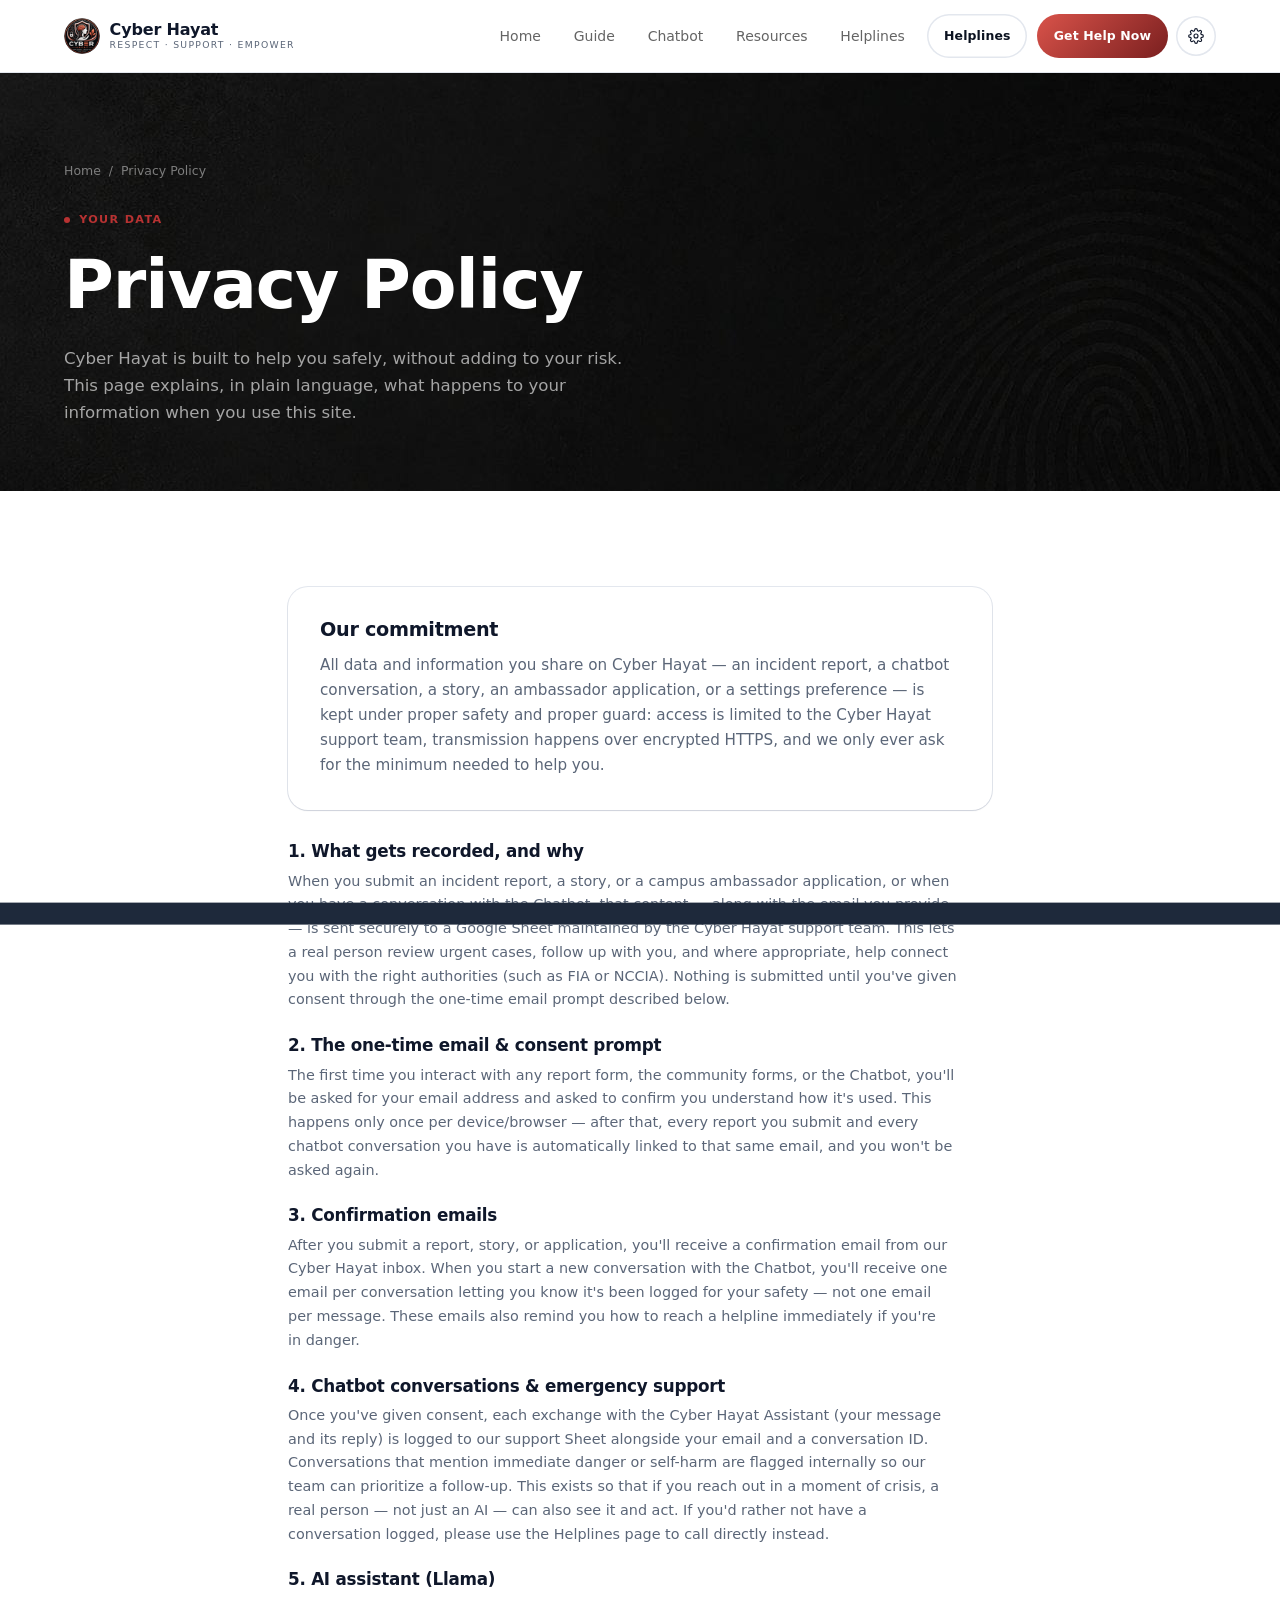
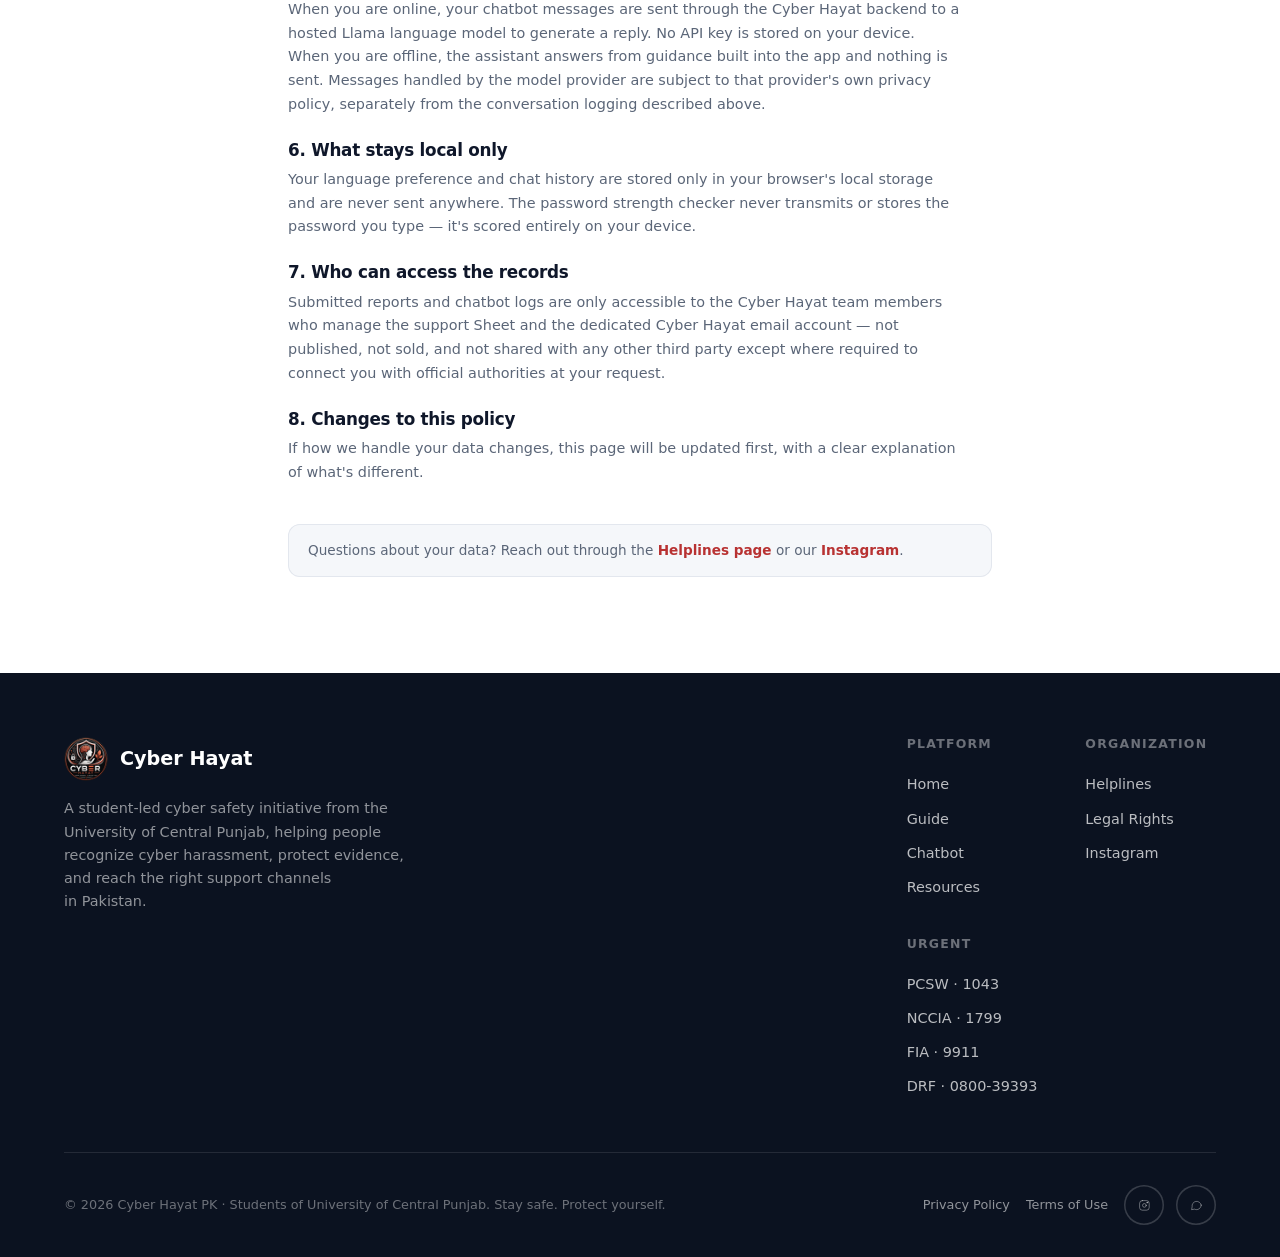
<file: app/src/main/assets/www/privacy.html>
<!DOCTYPE html>
<html lang="en">
<head>
<meta charset="UTF-8" />
<meta name="viewport" content="width=device-width, initial-scale=1, viewport-fit=cover" />
<title>Privacy Policy | Cyber Hayat PK</title>
<meta name="description" content="How Cyber Hayat PK handles your data: local-only storage, offline-first storage, an AI assistant and Google Sheets sync, and how your information is safeguarded." />
<meta name="theme-color" content="#ffffff" />
<link rel="icon" href="assets/img/logo.png" type="image/png" />
<link rel="stylesheet" href="assets/css/style.css">
<link rel="stylesheet" href="assets/css/app.css">
<script src="assets/js/native.js"></script>
</head>
<body>
<a href="#main" class="skip-link">Skip to content</a>

<!-- ============ TOP BAR ============ -->
<header class="topbar">
  <div class="shell topbar-inner">
    <a href="index.html" class="brand">
      <img src="assets/img/logo.png" alt="Cyber Hayat shield logo" />
      <span>Cyber Hayat<span class="tag">Respect &middot; Support &middot; Empower</span></span>
    </a>
    <nav class="primary-nav" aria-label="Primary">
      <ul>
            <li><a href="index.html" data-nav-link data-i18n="nav.home" class="">Home</a></li>
            <li><a href="guide.html" data-nav-link data-i18n="nav.guide" class="">Guide</a></li>
            <li><a href="chatbot.html" data-nav-link data-i18n="nav.chatbot" class="">Chatbot</a></li>
            <li><a href="resources.html" data-nav-link data-i18n="nav.resources" class="">Resources</a></li>
            <li><a href="helplines.html" data-nav-link data-i18n="nav.helplines" class="">Helplines</a></li>
      </ul>
    </nav>
    <div class="topbar-cta">
      <a href="helplines.html" class="btn btn-outline btn-sm" data-i18n="cta.helplines">Helplines</a>
      <a href="chatbot.html" class="btn btn-accent btn-sm" data-i18n="cta.getHelp">Get Help Now</a>
    </div>
    <button class="settings-toggle" data-settings-toggle aria-label="Open settings">
      <svg class="svg-icon stroke" viewBox="0 0 24 24" width="18" height="18"><circle cx="12" cy="12" r="3"/><path d="M19.4 15a1.65 1.65 0 0 0 .33 1.82l.06.06a2 2 0 1 1-2.83 2.83l-.06-.06a1.65 1.65 0 0 0-1.82-.33 1.65 1.65 0 0 0-1 1.51V21a2 2 0 1 1-4 0v-.09A1.65 1.65 0 0 0 9 19.4a1.65 1.65 0 0 0-1.82.33l-.06.06a2 2 0 1 1-2.83-2.83l.06-.06a1.65 1.65 0 0 0 .33-1.82 1.65 1.65 0 0 0-1.51-1H3a2 2 0 1 1 0-4h.09A1.65 1.65 0 0 0 4.6 9a1.65 1.65 0 0 0-.33-1.82l-.06-.06a2 2 0 1 1 2.83-2.83l.06.06a1.65 1.65 0 0 0 1.82.33H9a1.65 1.65 0 0 0 1-1.51V3a2 2 0 1 1 4 0v.09a1.65 1.65 0 0 0 1 1.51 1.65 1.65 0 0 0 1.82-.33l.06-.06a2 2 0 1 1 2.83 2.83l-.06.06a1.65 1.65 0 0 0-.33 1.82V9a1.65 1.65 0 0 0 1.51 1H21a2 2 0 1 1 0 4h-.09a1.65 1.65 0 0 0-1.51 1z"/></svg>
    </button>
    <button id="menuToggle" class="menu-toggle" aria-label="Open menu" aria-expanded="false">
      <svg class="svg-icon stroke" viewBox="0 0 24 24"><line x1="3" y1="6" x2="21" y2="6"/><line x1="3" y1="12" x2="21" y2="12"/><line x1="3" y1="18" x2="21" y2="18"/></svg>
    </button>
  </div>
</header>

<!-- ============ MOBILE NAV MENU ============ -->
<div id="navMenu">
  <div class="navmenu-top">
    <a href="index.html" class="navmenu-brand"><img src="assets/img/logo.png" alt="Cyber Hayat" /> Cyber Hayat</a>
    <button id="navMenuClose" class="navmenu-close" aria-label="Close menu">
      <svg class="svg-icon stroke" viewBox="0 0 24 24"><line x1="18" y1="6" x2="6" y2="18"/><line x1="6" y1="6" x2="18" y2="18"/></svg>
    </button>
  </div>
  <div class="navmenu-nav">
    <div class="shell">
      <ul>
              <li><a href="index.html" data-nav-link class="navmenu-item"><span class="navmenu-item-index">01</span><span class="navmenu-item-label" data-i18n="nav.home">Home</span></a></li>
              <li><a href="guide.html" data-nav-link class="navmenu-item"><span class="navmenu-item-index">02</span><span class="navmenu-item-label" data-i18n="nav.guide">Guide</span></a></li>
              <li><a href="chatbot.html" data-nav-link class="navmenu-item"><span class="navmenu-item-index">03</span><span class="navmenu-item-label" data-i18n="nav.chatbot">Chatbot</span></a></li>
              <li><a href="resources.html" data-nav-link class="navmenu-item"><span class="navmenu-item-index">04</span><span class="navmenu-item-label" data-i18n="nav.resources">Resources</span></a></li>
              <li><a href="helplines.html" data-nav-link class="navmenu-item"><span class="navmenu-item-index">05</span><span class="navmenu-item-label" data-i18n="nav.helplines">Helplines</span></a></li>
      </ul>
    </div>
  </div>
  <div class="navmenu-bottom">
    <a href="chatbot.html" class="btn btn-accent" data-i18n="cta.getHelp">Get Help Now</a>
    <a href="helplines.html" class="btn btn-ghost-dark" data-i18n="cta.helplines">View Helplines</a>
    <button class="btn btn-ghost-dark" data-settings-toggle>Settings ⚙️</button>
  </div>
</div>

<main id="main">

<!-- ============ PAGE HERO ============ -->
<section class="page-hero" style="background-image:url('assets/img/bg-texture.jpg')">
  <div class="shell">
    <div class="page-hero-breadcrumb"><a href="index.html">Home</a> <span>/</span> <span>Privacy Policy</span></div>
    <div class="eyebrow"><span class="eyebrow-dot"></span><span data-i18n="hero.privacy.eyebrow">Your Data</span></div>
    <h1 class="display-1" style="max-width:34rem;" data-i18n="hero.privacy.title">Privacy Policy</h1>
    <p class="lede" style="margin-top:1.25rem;color:rgba(255,255,255,.62);max-width:36rem;">
      Cyber Hayat is built to help you safely, without adding to your risk. This page explains, in plain
      language, what happens to your information when you use this site.
    </p>
  </div>
</section>

<!-- ============ CONTENT ============ -->
<section class="section">
  <div class="shell" style="max-width:52rem;">

    <div class="card" style="margin-bottom:2rem;">
      <h2 class="display-3" style="font-size:1.2rem;">Our commitment</h2>
      <p class="lede" style="margin-top:.75rem;font-size:.95rem;">
        All data and information you share on Cyber Hayat &mdash; an incident report, a chatbot
        conversation, a story, an ambassador application, or a settings preference &mdash; is kept under
        proper safety and proper guard: access is limited to the Cyber Hayat support team, transmission
        happens over encrypted HTTPS, and we only ever ask for the minimum needed to help you.
      </p>
    </div>

    <div style="display:flex;flex-direction:column;gap:1.5rem;">

      <div>
        <h3 style="font-size:1.05rem;">1. What gets recorded, and why</h3>
        <p class="lede" style="margin-top:.5rem;font-size:.9rem;">
          When you submit an incident report, a story, or a campus ambassador application, or when you
          have a conversation with the Chatbot, that content &mdash; along with the email you provide
          &mdash; is sent securely to a Google Sheet maintained by the Cyber Hayat support team. This
          lets a real person review urgent cases, follow up with you, and where appropriate, help connect
          you with the right authorities (such as FIA or NCCIA). Nothing is submitted until you've given
          consent through the one-time email prompt described below.
        </p>
      </div>

      <div>
        <h3 style="font-size:1.05rem;">2. The one-time email &amp; consent prompt</h3>
        <p class="lede" style="margin-top:.5rem;font-size:.9rem;">
          The first time you interact with any report form, the community forms, or the Chatbot, you'll
          be asked for your email address and asked to confirm you understand how it's used. This happens
          only once per device/browser &mdash; after that, every report you submit and every chatbot
          conversation you have is automatically linked to that same email, and you won't be asked again.
        </p>
      </div>

      <div>
        <h3 style="font-size:1.05rem;">3. Confirmation emails</h3>
        <p class="lede" style="margin-top:.5rem;font-size:.9rem;">
          After you submit a report, story, or application, you'll receive a confirmation email from our
          Cyber Hayat inbox. When you start a new conversation with the Chatbot, you'll receive one email
          per conversation letting you know it's been logged for your safety &mdash; not one email per
          message. These emails also remind you how to reach a helpline immediately if you're in danger.
        </p>
      </div>

      <div>
        <h3 style="font-size:1.05rem;">4. Chatbot conversations &amp; emergency support</h3>
        <p class="lede" style="margin-top:.5rem;font-size:.9rem;">
          Once you've given consent, each exchange with the Cyber Hayat Assistant (your message and its
          reply) is logged to our support Sheet alongside your email and a conversation ID. Conversations
          that mention immediate danger or self-harm are flagged internally so our team can prioritize a
          follow-up. This exists so that if you reach out in a moment of crisis, a real person &mdash; not
          just an AI &mdash; can also see it and act. If you'd rather not have a conversation logged,
          please use the Helplines page to call directly instead.
        </p>
      </div>

      <div>
        <h3 style="font-size:1.05rem;">5. AI assistant (Llama)</h3>
        <p class="lede" style="margin-top:.5rem;font-size:.9rem;">
          When you are online, your chatbot messages are sent through the Cyber Hayat backend to a hosted
          Llama language model to generate a reply. No API key is stored on your device. When you are offline,
          the assistant answers from guidance built into the app and nothing is sent. Messages handled by the
          model provider are subject to that provider's own privacy policy, separately from the conversation
          logging described above.
        </p>
      </div>

      <div>
        <h3 style="font-size:1.05rem;">6. What stays local only</h3>
        <p class="lede" style="margin-top:.5rem;font-size:.9rem;">
          Your language preference and chat history are stored only in your browser's local
          storage and are never sent anywhere. The password strength checker never transmits or stores
          the password you type &mdash; it's scored entirely on your device.
        </p>
      </div>

      <div>
        <h3 style="font-size:1.05rem;">7. Who can access the records</h3>
        <p class="lede" style="margin-top:.5rem;font-size:.9rem;">
          Submitted reports and chatbot logs are only accessible to the Cyber Hayat team members who
          manage the support Sheet and the dedicated Cyber Hayat email account &mdash; not published,
          not sold, and not shared with any other third party except where required to connect you with
          official authorities at your request.
        </p>
      </div>

      <div>
        <h3 style="font-size:1.05rem;">8. Changes to this policy</h3>
        <p class="lede" style="margin-top:.5rem;font-size:.9rem;">
          If how we handle your data changes, this page will be updated first, with a clear explanation
          of what's different.
        </p>
      </div>
    </div>

    <div class="notice-box" style="margin-top:2.5rem;">
      Questions about your data? Reach out through the <a href="helplines.html" style="color:var(--accent);font-weight:600;">Helplines page</a>
      or our <a href="https://www.instagram.com/cyberhayaatpk" target="_blank" rel="noopener" style="color:var(--accent);font-weight:600;">Instagram</a>.
    </div>
  </div>
</section>

</main>

<!-- ============ FOOTER ============ -->
<footer class="site-footer">
  <div class="shell">
    <div class="footer-top">
      <div>
        <a href="index.html" class="footer-brand">
          <img src="assets/img/logo.png" alt="Cyber Hayat shield logo" />
          Cyber Hayat
        </a>
        <p style="max-width:22rem;color:rgba(255,255,255,.55);font-size:.9rem;margin-top:1rem;line-height:1.6;" data-i18n="footer.tagline">
          A student-led cyber safety initiative from the University of Central Punjab, helping people
          recognize cyber harassment, protect evidence, and reach the right support channels in Pakistan.
        </p>
      </div>
      <div class="footer-cols">
        <div class="footer-col">
          <h4 data-i18n="footer.platform">Platform</h4>
          <a href="index.html" data-i18n="nav.home">Home</a>
          <a href="guide.html" data-i18n="nav.guide">Guide</a>
          <a href="chatbot.html" data-i18n="nav.chatbot">Chatbot</a>
          <a href="resources.html" data-i18n="nav.resources">Resources</a>
        </div>
        <div class="footer-col">
          <h4 data-i18n="footer.organization">Organization</h4>
          <a href="helplines.html" data-i18n="nav.helplines">Helplines</a>
          <a href="resources.html#legal-rights" data-i18n="footer.legalRights">Legal Rights</a>
          <a href="https://www.instagram.com/cyberhayaatpk" target="_blank" rel="noopener">Instagram</a>
        </div>
        <div class="footer-col">
          <h4 data-i18n="footer.urgent">Urgent</h4>
          <a href="tel:1043">PCSW &middot; 1043</a>
          <a href="tel:1799">NCCIA &middot; 1799</a>
          <a href="tel:9911">FIA &middot; 9911</a>
          <a href="tel:080039393">DRF &middot; 0800-39393</a>
        </div>
      </div>
    </div>
    <div class="footer-bottom">
      <p data-i18n="footer.copyright">&copy; 2026 Cyber Hayat PK &middot; Students of University of Central Punjab. Stay safe. Protect yourself.</p>
      <div style="display:flex;gap:1rem;align-items:center;flex-wrap:wrap;">
        <a href="privacy.html" style="color:rgba(255,255,255,.55);" data-i18n="footer.privacy">Privacy Policy</a>
        <a href="terms.html" style="color:rgba(255,255,255,.55);" data-i18n="footer.terms">Terms of Use</a>
        <div class="footer-socials">
        <a href="https://www.instagram.com/cyberhayaatpk" target="_blank" rel="noopener" aria-label="Instagram">
          <svg class="svg-icon stroke" viewBox="0 0 24 24" width="18" height="18"><rect x="3" y="3" width="18" height="18" rx="5"/><circle cx="12" cy="12" r="3.5"/><circle cx="17.2" cy="6.8" r="1"/></svg>
        </a>
        <a href="https://whatsapp.com/channel/0029Vb8nyrC4o7qUW8L3h23G" target="_blank" rel="noopener" aria-label="WhatsApp">
          <svg class="svg-icon stroke" viewBox="0 0 24 24" width="18" height="18"><path d="M21 11.5a8.5 8.5 0 0 1-12.4 7.55L3 20l1.03-5.4A8.5 8.5 0 1 1 21 11.5Z"/></svg>
        </a>
      </div>
      </div>
    </div>
  </div>
</footer>

<button id="backToTop" class="back-to-top" aria-label="Back to top">
  <svg class="svg-icon stroke" viewBox="0 0 24 24" width="18" height="18"><line x1="12" y1="19" x2="12" y2="5"/><polyline points="5 12 12 5 19 12"/></svg>
</button>

<script src="assets/js/config.js"></script>
<script src="assets/js/settings.js"></script>
<script src="assets/js/i18n.js"></script>
<script src="assets/js/submit.js"></script>
<script src="assets/js/main.js"></script>

</body>
</html>
</file>
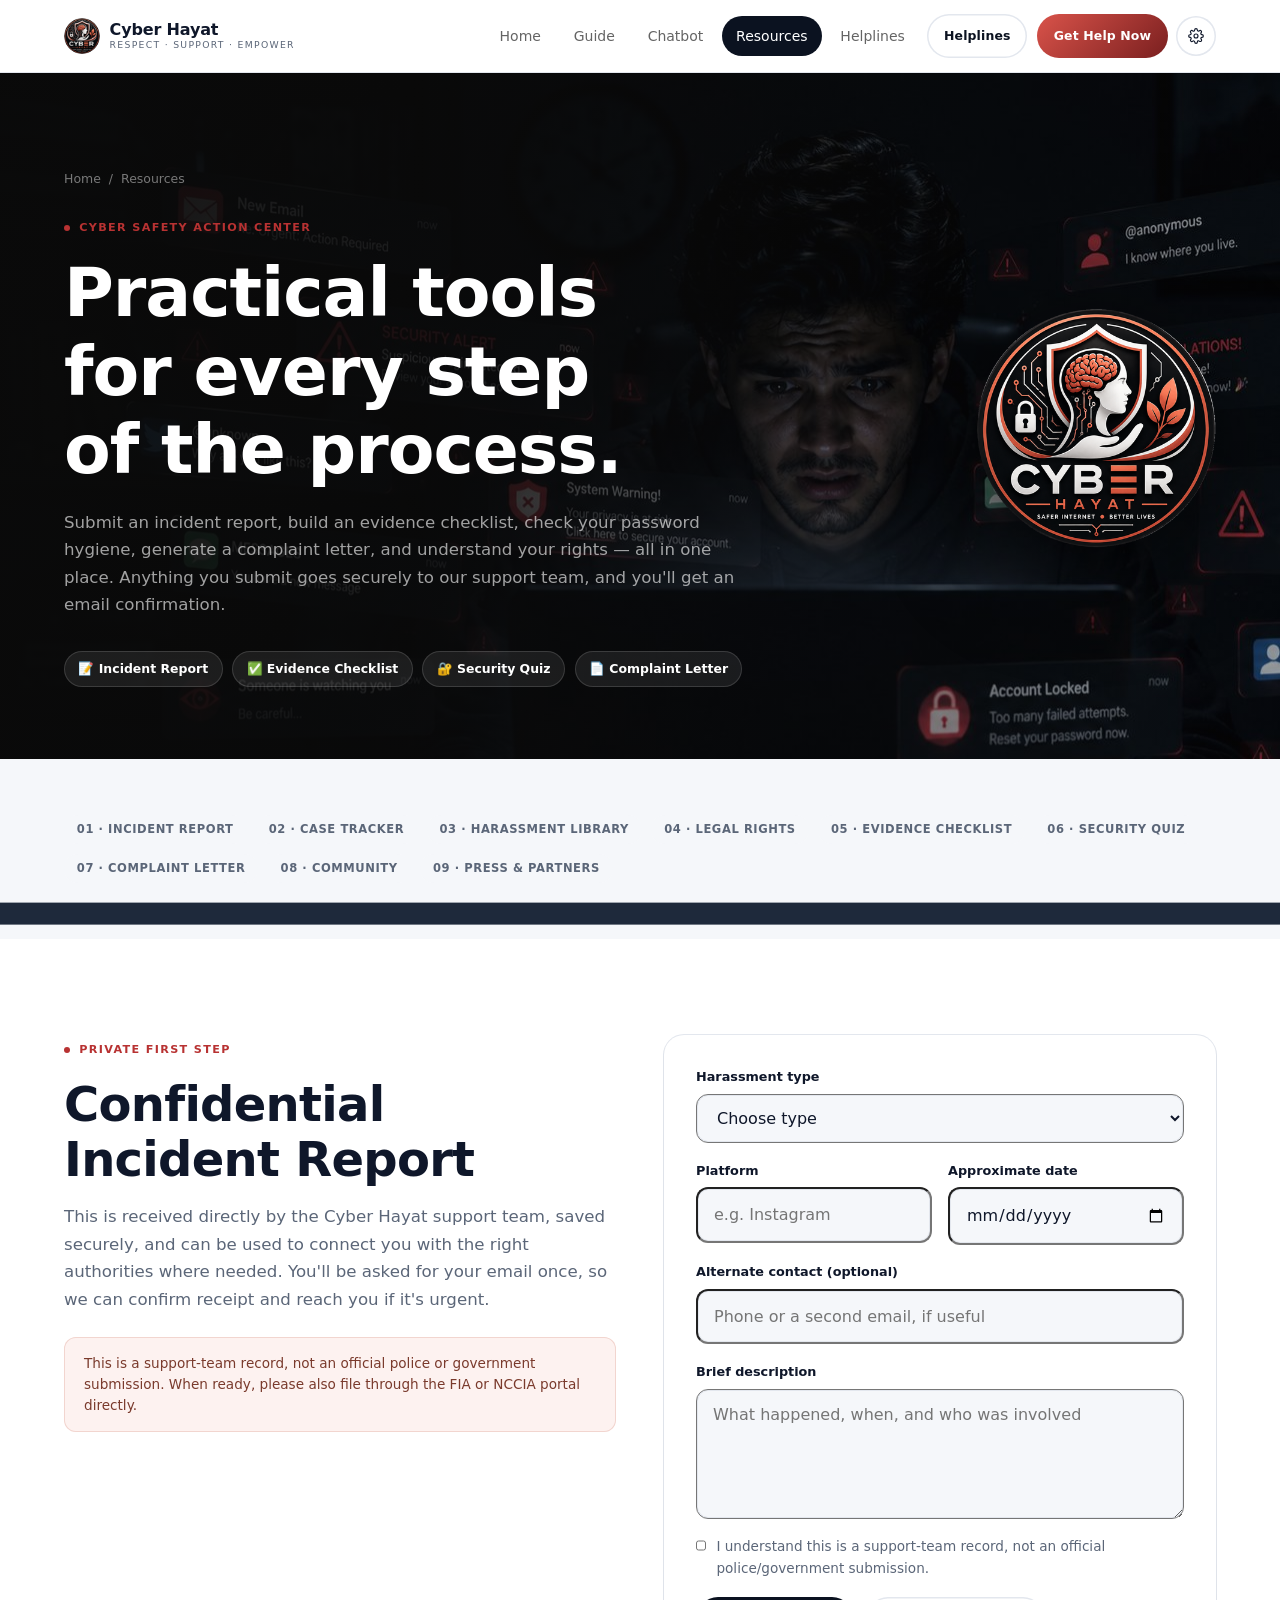
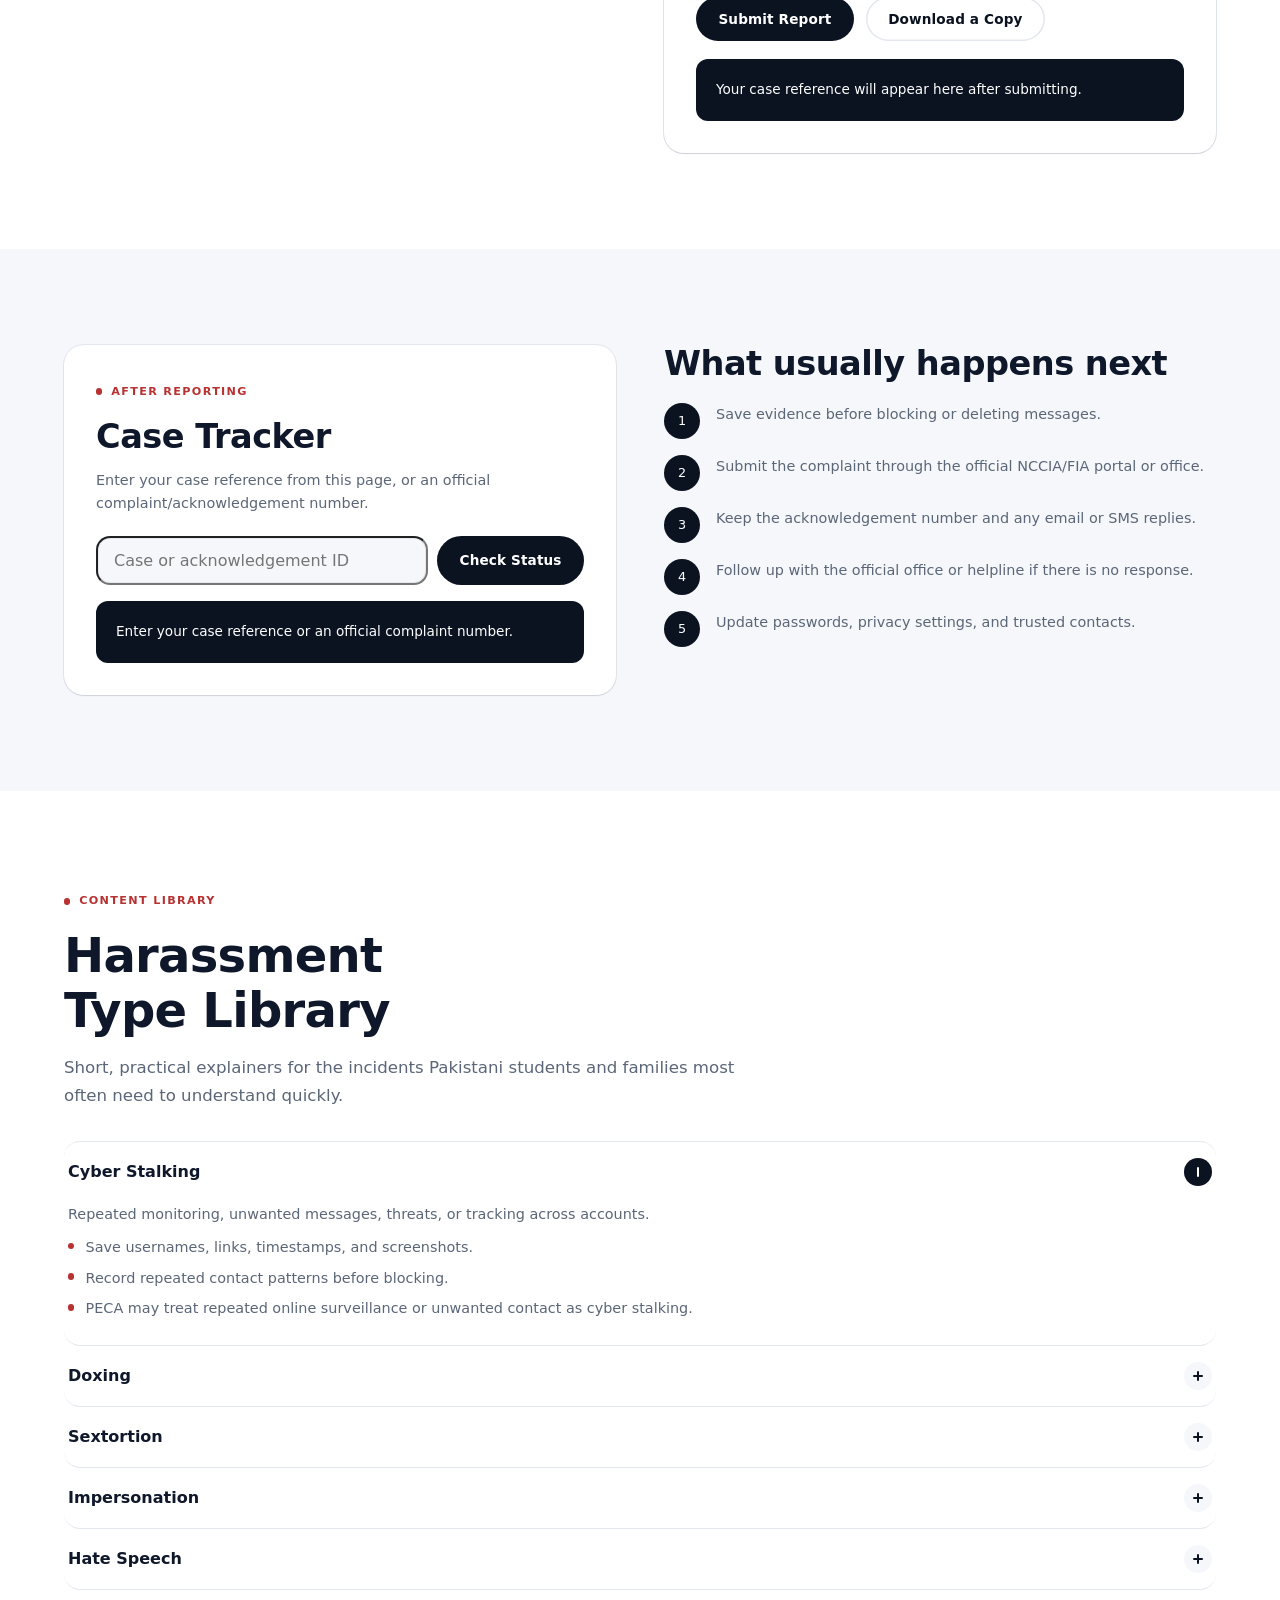
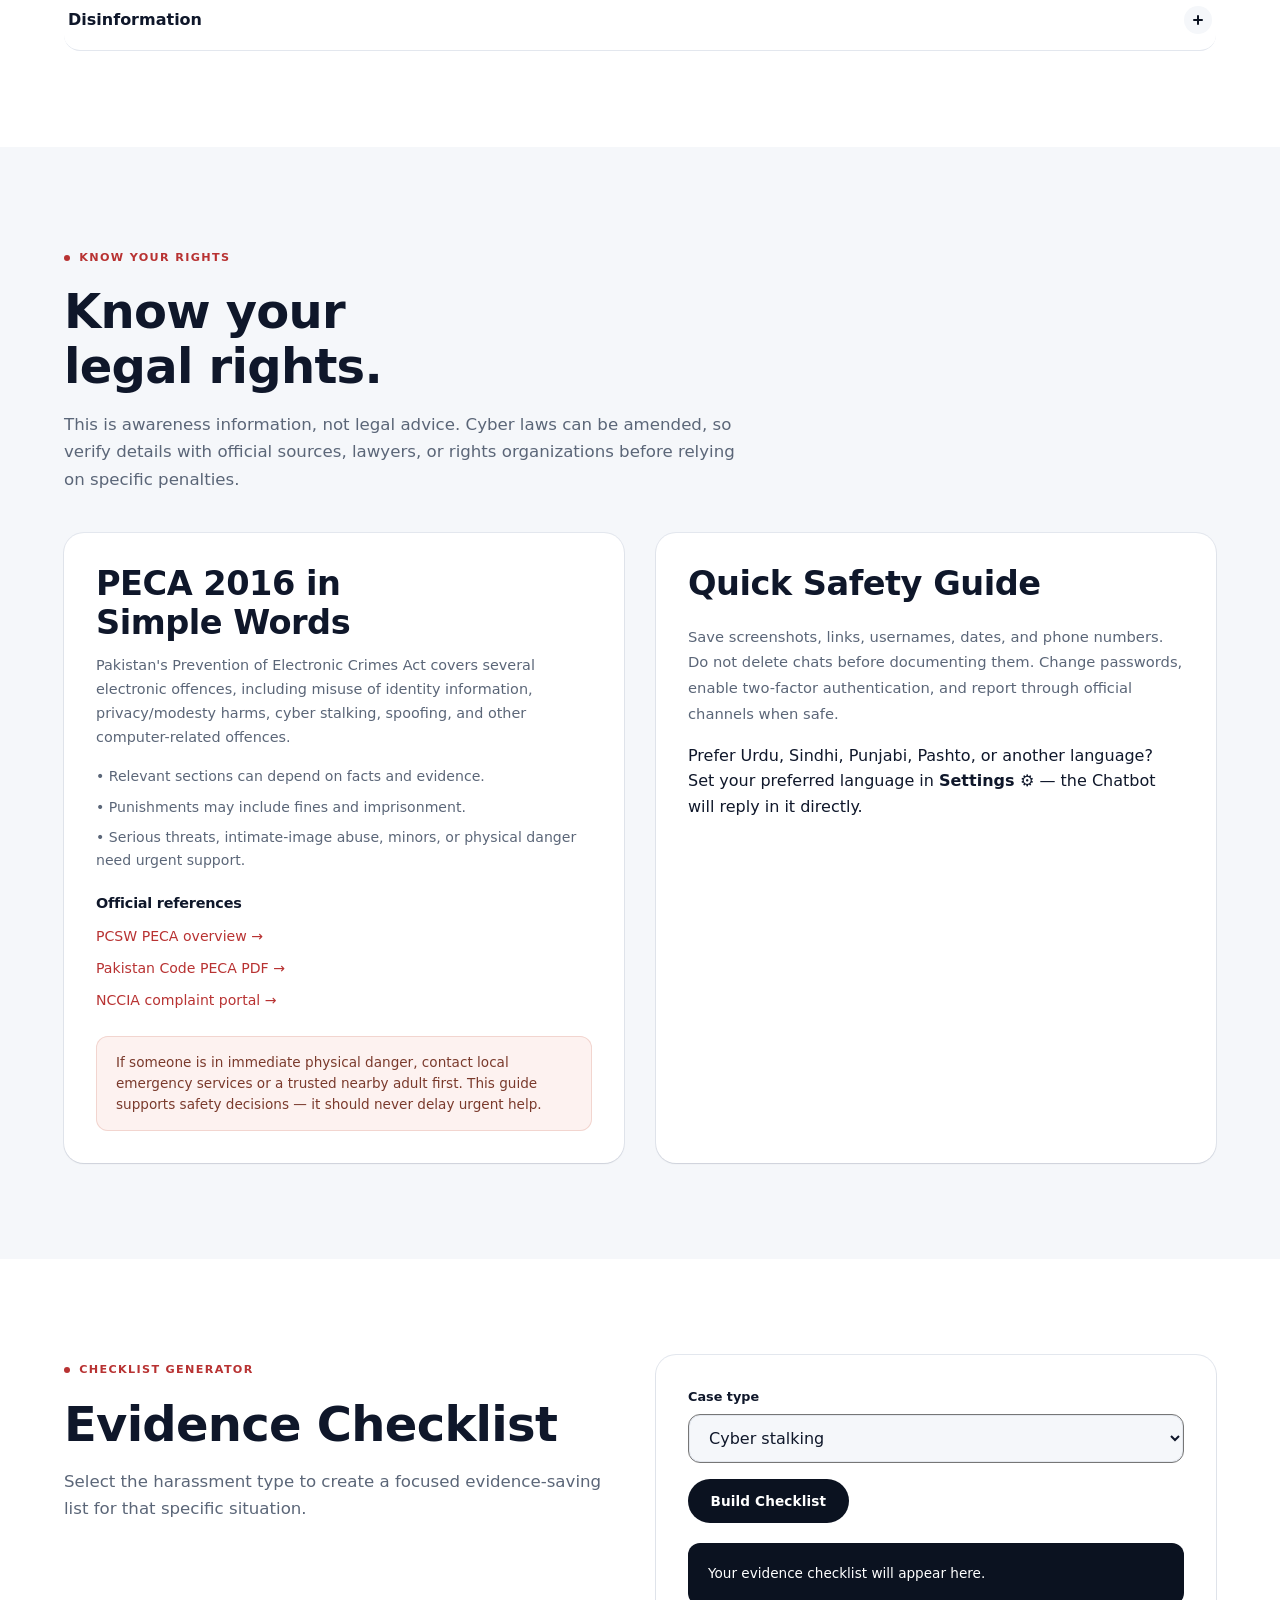
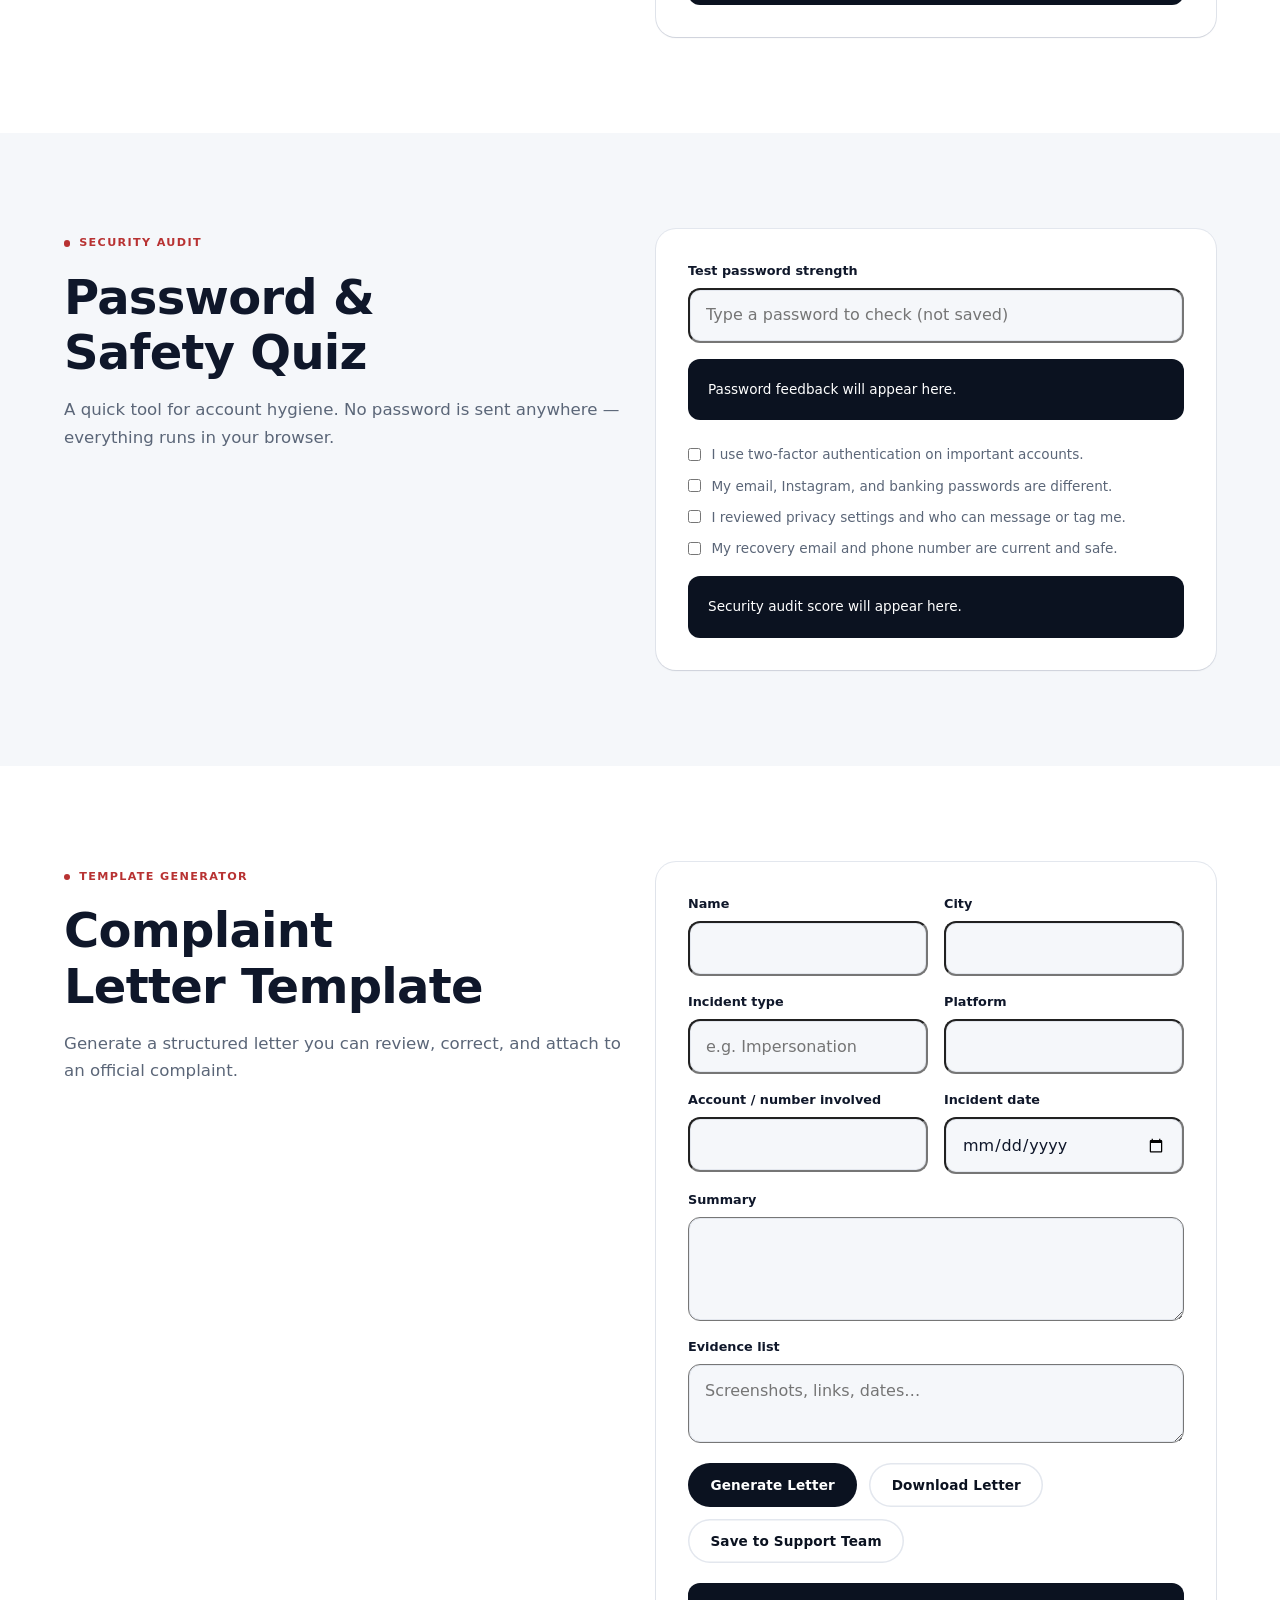
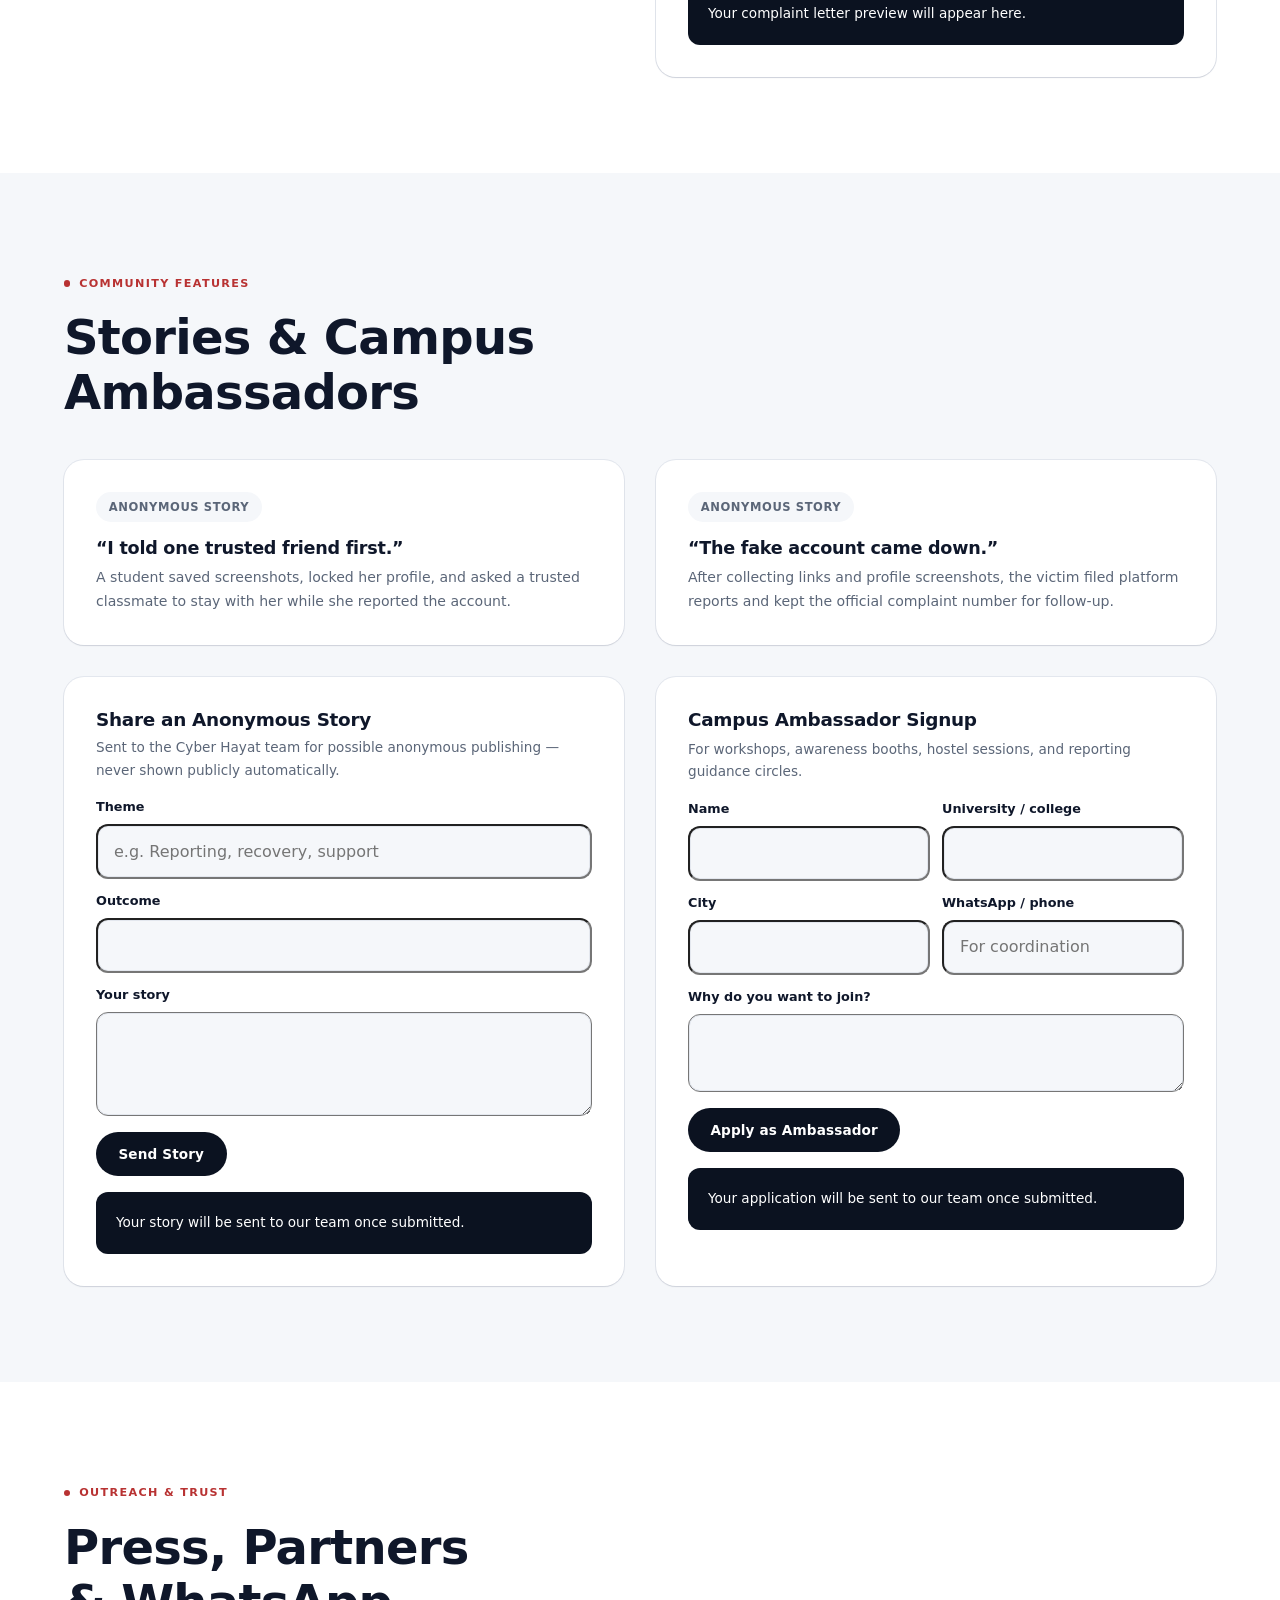
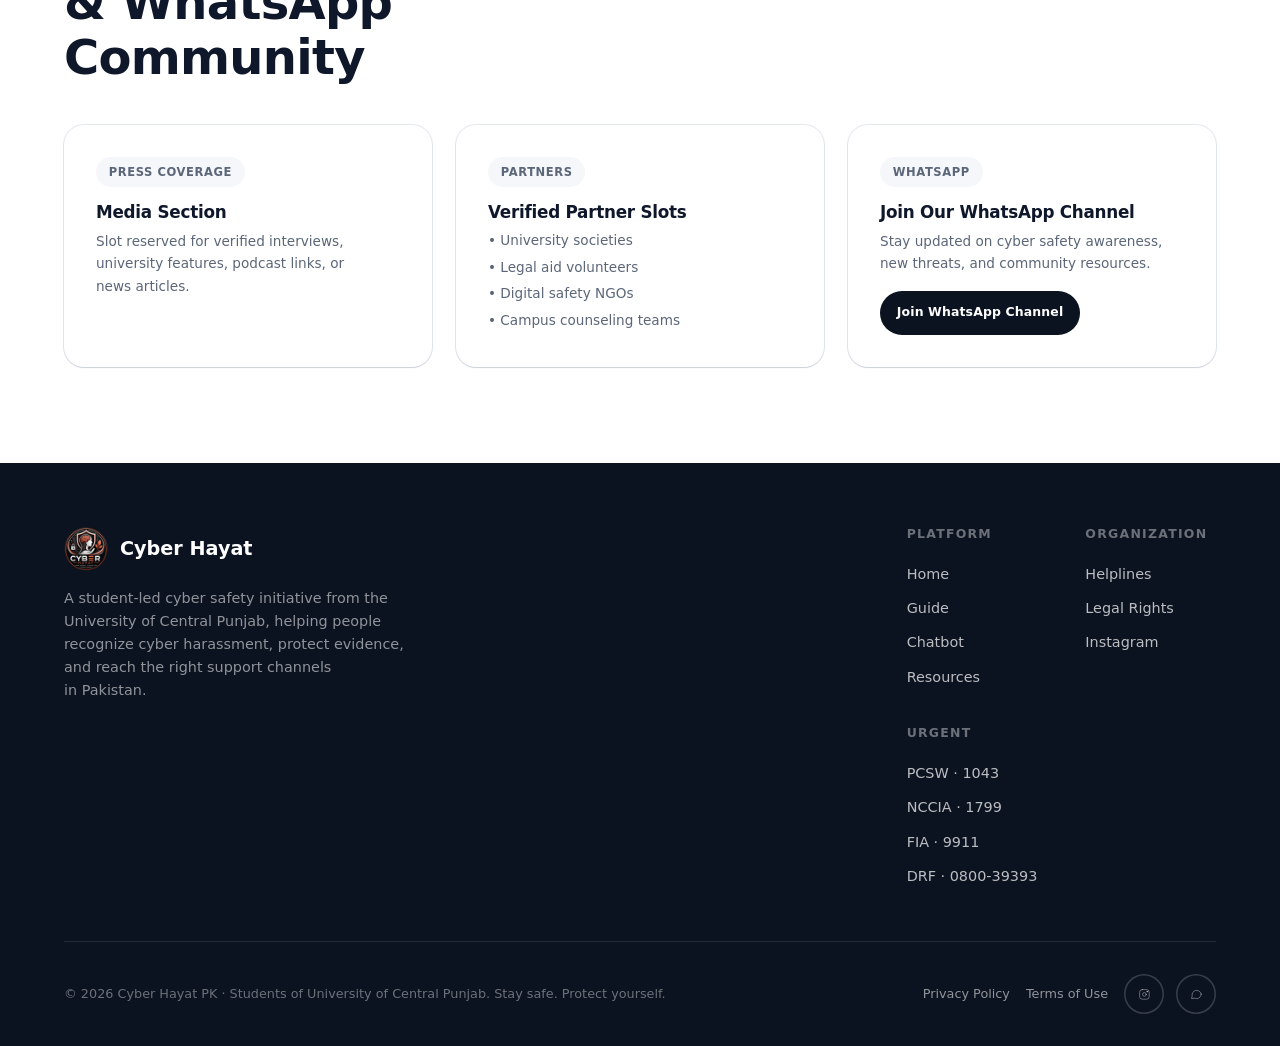
<file: app/src/main/assets/www/resources.html>
<!DOCTYPE html>
<html lang="en">
<head>
<meta charset="UTF-8" />
<meta name="viewport" content="width=device-width, initial-scale=1, viewport-fit=cover" />
<title>Resources | Cyber Hayat PK</title>
<meta name="description" content="Practical Cyber Hayat tools: anonymous incident reporting, evidence checklist generator, security quiz, complaint letter generator, legal rights, and Urdu support." />
<meta name="theme-color" content="#ffffff" />
<link rel="icon" href="assets/img/logo.png" type="image/png" />
<link rel="stylesheet" href="assets/css/style.css">
<link rel="stylesheet" href="assets/css/app.css">
<script src="assets/js/native.js"></script>
</head>
<body>
<a href="#main" class="skip-link">Skip to content</a>

<!-- ============ TOP BAR ============ -->
<header class="topbar">
  <div class="shell topbar-inner">
    <a href="index.html" class="brand">
      <img src="assets/img/logo.png" alt="Cyber Hayat shield logo" />
      <span>Cyber Hayat<span class="tag">Respect &middot; Support &middot; Empower</span></span>
    </a>
    <nav class="primary-nav" aria-label="Primary">
      <ul>
            <li><a href="index.html" data-nav-link data-i18n="nav.home" class="">Home</a></li>
            <li><a href="guide.html" data-nav-link data-i18n="nav.guide" class="">Guide</a></li>
            <li><a href="chatbot.html" data-nav-link data-i18n="nav.chatbot" class="">Chatbot</a></li>
            <li><a href="resources.html" data-nav-link data-i18n="nav.resources" class="is-active">Resources</a></li>
            <li><a href="helplines.html" data-nav-link data-i18n="nav.helplines" class="">Helplines</a></li>
      </ul>
    </nav>
    <div class="topbar-cta">
      <a href="helplines.html" class="btn btn-outline btn-sm" data-i18n="cta.helplines">Helplines</a>
      <a href="chatbot.html" class="btn btn-accent btn-sm" data-i18n="cta.getHelp">Get Help Now</a>
    </div>
    <button class="settings-toggle" data-settings-toggle aria-label="Open settings">
      <svg class="svg-icon stroke" viewBox="0 0 24 24" width="18" height="18"><circle cx="12" cy="12" r="3"/><path d="M19.4 15a1.65 1.65 0 0 0 .33 1.82l.06.06a2 2 0 1 1-2.83 2.83l-.06-.06a1.65 1.65 0 0 0-1.82-.33 1.65 1.65 0 0 0-1 1.51V21a2 2 0 1 1-4 0v-.09A1.65 1.65 0 0 0 9 19.4a1.65 1.65 0 0 0-1.82.33l-.06.06a2 2 0 1 1-2.83-2.83l.06-.06a1.65 1.65 0 0 0 .33-1.82 1.65 1.65 0 0 0-1.51-1H3a2 2 0 1 1 0-4h.09A1.65 1.65 0 0 0 4.6 9a1.65 1.65 0 0 0-.33-1.82l-.06-.06a2 2 0 1 1 2.83-2.83l.06.06a1.65 1.65 0 0 0 1.82.33H9a1.65 1.65 0 0 0 1-1.51V3a2 2 0 1 1 4 0v.09a1.65 1.65 0 0 0 1 1.51 1.65 1.65 0 0 0 1.82-.33l.06-.06a2 2 0 1 1 2.83 2.83l-.06.06a1.65 1.65 0 0 0-.33 1.82V9a1.65 1.65 0 0 0 1.51 1H21a2 2 0 1 1 0 4h-.09a1.65 1.65 0 0 0-1.51 1z"/></svg>
    </button>
    <button id="menuToggle" class="menu-toggle" aria-label="Open menu" aria-expanded="false">
      <svg class="svg-icon stroke" viewBox="0 0 24 24"><line x1="3" y1="6" x2="21" y2="6"/><line x1="3" y1="12" x2="21" y2="12"/><line x1="3" y1="18" x2="21" y2="18"/></svg>
    </button>
  </div>
</header>

<!-- ============ MOBILE NAV MENU ============ -->
<div id="navMenu">
  <div class="navmenu-top">
    <a href="index.html" class="navmenu-brand"><img src="assets/img/logo.png" alt="Cyber Hayat" /> Cyber Hayat</a>
    <button id="navMenuClose" class="navmenu-close" aria-label="Close menu">
      <svg class="svg-icon stroke" viewBox="0 0 24 24"><line x1="18" y1="6" x2="6" y2="18"/><line x1="6" y1="6" x2="18" y2="18"/></svg>
    </button>
  </div>
  <div class="navmenu-nav">
    <div class="shell">
      <ul>
              <li><a href="index.html" data-nav-link class="navmenu-item"><span class="navmenu-item-index">01</span><span class="navmenu-item-label" data-i18n="nav.home">Home</span></a></li>
              <li><a href="guide.html" data-nav-link class="navmenu-item"><span class="navmenu-item-index">02</span><span class="navmenu-item-label" data-i18n="nav.guide">Guide</span></a></li>
              <li><a href="chatbot.html" data-nav-link class="navmenu-item"><span class="navmenu-item-index">03</span><span class="navmenu-item-label" data-i18n="nav.chatbot">Chatbot</span></a></li>
              <li><a href="resources.html" data-nav-link class="navmenu-item is-active"><span class="navmenu-item-index">04</span><span class="navmenu-item-label" data-i18n="nav.resources">Resources</span></a></li>
              <li><a href="helplines.html" data-nav-link class="navmenu-item"><span class="navmenu-item-index">05</span><span class="navmenu-item-label" data-i18n="nav.helplines">Helplines</span></a></li>
      </ul>
    </div>
  </div>
  <div class="navmenu-bottom">
    <a href="chatbot.html" class="btn btn-accent" data-i18n="cta.getHelp">Get Help Now</a>
    <a href="helplines.html" class="btn btn-ghost-dark" data-i18n="cta.helplines">View Helplines</a>
    <button class="btn btn-ghost-dark" data-settings-toggle>Settings ⚙️</button>
  </div>
</div>

<main id="main">

<!-- ============ PAGE HERO ============ -->
<section class="page-hero page-hero-photo" style="background-image:url('assets/img/banners/hero-overload.jpg')">
  <div class="shell">
    <div class="page-hero-inner">
      <div>
        <div class="page-hero-breadcrumb"><a href="index.html">Home</a> <span>/</span> <span>Resources</span></div>
        <div class="eyebrow"><span class="eyebrow-dot"></span><span data-i18n="hero.resources.eyebrow">Cyber Safety Action Center</span></div>
        <h1 class="display-1" style="max-width:38rem;" data-i18n="hero.resources.title">Practical tools for every step of the process.</h1>
        <p class="lede" style="margin-top:1.25rem;color:rgba(255,255,255,.62)">
          Submit an incident report, build an evidence checklist, check your password hygiene, generate a
          complaint letter, and understand your rights &mdash; all in one place. Anything you submit goes
          securely to our support team, and you'll get an email confirmation.
        </p>
        <div class="hero-badges">
          <span class="hero-badge">📝 Incident Report</span>
          <span class="hero-badge">✅ Evidence Checklist</span>
          <span class="hero-badge">🔐 Security Quiz</span>
          <span class="hero-badge">📄 Complaint Letter</span>
        </div>
      </div>
      <img src="assets/img/logo.png" alt="Cyber Hayat shield emblem" class="page-hero-logo" />
    </div>
  </div>
</section>

<!-- ============ QUICK JUMP ============ -->
<section class="section-tight section-surface">
  <div class="shell">
    <div style="display:flex;gap:.6rem;flex-wrap:wrap;">
      <a href="#incident-report" class="tag-pill">01 &middot; Incident Report</a>
      <a href="#case-tracker" class="tag-pill">02 &middot; Case Tracker</a>
      <a href="#library" class="tag-pill">03 &middot; Harassment Library</a>
      <a href="#legal-rights" class="tag-pill">04 &middot; Legal Rights</a>
      <a href="#evidence-tool" class="tag-pill">05 &middot; Evidence Checklist</a>
      <a href="#security-tools" class="tag-pill">06 &middot; Security Quiz</a>
      <a href="#letter-tool" class="tag-pill">07 &middot; Complaint Letter</a>
      <a href="#community" class="tag-pill">08 &middot; Community</a>
      <a href="#trust" class="tag-pill">09 &middot; Press &amp; Partners</a>
    </div>
  </div>
</section>

<!-- ============ 01 INCIDENT REPORT ============ -->
<section class="section" id="incident-report">
  <div class="shell">
    <div class="grid grid-2" style="gap:3rem;align-items:start;">
      <div>
        <div class="eyebrow"><span class="eyebrow-dot"></span>Private First Step</div>
        <h2 class="display-2">Confidential Incident Report</h2>
        <p class="lede" style="margin-top:1rem;">
          This is received directly by the Cyber Hayat support team, saved securely, and can be used to
          connect you with the right authorities where needed. You'll be asked for your email once, so we
          can confirm receipt and reach you if it's urgent.
        </p>
        <div class="notice-box warn" style="margin-top:1.5rem;">
          This is a support-team record, not an official police or government submission. When ready,
          please also file through the FIA or NCCIA portal directly.
        </div>
      </div>
      <div class="card">
        <form id="incidentForm" data-track-form style="display:flex;flex-direction:column;gap:1.1rem;">
          <div class="field">
            <label for="incType">Harassment type</label>
            <select id="incType">
              <option value="">Choose type</option>
              <option>Blackmail or sextortion</option>
              <option>Fake account or impersonation</option>
              <option>Cyber stalking</option>
              <option>Doxing or privacy leak</option>
              <option>Online bullying or threats</option>
              <option>Hate speech or disinformation</option>
            </select>
          </div>
          <div class="grid grid-2" style="gap:1rem;">
            <div class="field"><label for="incPlatform">Platform</label><input type="text" id="incPlatform" placeholder="e.g. Instagram"></div>
            <div class="field"><label for="incDate">Approximate date</label><input type="date" id="incDate"></div>
          </div>
          <div class="field"><label for="incContact">Alternate contact (optional)</label><input type="text" id="incContact" placeholder="Phone or a second email, if useful"></div>
          <div class="field"><label for="incDesc">Brief description</label><textarea id="incDesc" rows="4" placeholder="What happened, when, and who was involved"></textarea></div>
          <label class="field-check"><input type="checkbox" id="incAck"> I understand this is a support-team record, not an official police/government submission.</label>
          <div style="display:flex;gap:.75rem;flex-wrap:wrap;">
            <button type="button" id="incSaveBtn" class="btn btn-primary">Submit Report</button>
            <button type="button" id="incExportBtn" class="btn btn-outline">Download a Copy</button>
          </div>
          <div class="result-box" id="incResult">Your case reference will appear here after submitting.</div>
        </form>
      </div>
    </div>
  </div>
</section>

<!-- ============ 02 CASE TRACKER ============ -->
<section class="section section-surface" id="case-tracker">
  <div class="shell">
    <div class="grid grid-2" style="gap:3rem;align-items:start;">
      <div class="card">
        <div class="eyebrow"><span class="eyebrow-dot"></span>After Reporting</div>
        <h3 class="display-3">Case Tracker</h3>
        <p class="lede" style="margin-top:.75rem;font-size:.9rem;">Enter your case reference from this page, or an official complaint/acknowledgement number.</p>
        <div style="display:flex;flex-wrap:wrap;gap:.6rem;margin-top:1.25rem;">
          <input type="text" id="trackInput" placeholder="Case or acknowledgement ID" style="flex:1 1 12rem;padding:.8rem 1rem;border-radius:.875rem;background:var(--surface);box-shadow:inset 0 0 0 1px var(--line);">
          <button id="trackBtn" class="btn btn-primary">Check Status</button>
        </div>
        <div class="result-box" id="trackResult" style="margin-top:1rem;">Enter your case reference or an official complaint number.</div>
      </div>
      <div>
        <h3 class="display-3">What usually happens next</h3>
        <ol style="margin-top:1.25rem;display:flex;flex-direction:column;gap:1rem;counter-reset:step;">
          <li style="display:flex;gap:1rem;"><span class="icon-circle" style="width:2.25rem;height:2.25rem;font-size:.8rem;flex-shrink:0;">1</span><span class="lede" style="font-size:.9rem;">Save evidence before blocking or deleting messages.</span></li>
          <li style="display:flex;gap:1rem;"><span class="icon-circle" style="width:2.25rem;height:2.25rem;font-size:.8rem;flex-shrink:0;">2</span><span class="lede" style="font-size:.9rem;">Submit the complaint through the official NCCIA/FIA portal or office.</span></li>
          <li style="display:flex;gap:1rem;"><span class="icon-circle" style="width:2.25rem;height:2.25rem;font-size:.8rem;flex-shrink:0;">3</span><span class="lede" style="font-size:.9rem;">Keep the acknowledgement number and any email or SMS replies.</span></li>
          <li style="display:flex;gap:1rem;"><span class="icon-circle" style="width:2.25rem;height:2.25rem;font-size:.8rem;flex-shrink:0;">4</span><span class="lede" style="font-size:.9rem;">Follow up with the official office or helpline if there is no response.</span></li>
          <li style="display:flex;gap:1rem;"><span class="icon-circle" style="width:2.25rem;height:2.25rem;font-size:.8rem;flex-shrink:0;">5</span><span class="lede" style="font-size:.9rem;">Update passwords, privacy settings, and trusted contacts.</span></li>
        </ol>
      </div>
    </div>
  </div>
</section>

<!-- ============ 03 HARASSMENT LIBRARY ============ -->
<section class="section" id="library">
  <div class="shell">
    <div class="eyebrow"><span class="eyebrow-dot"></span>Content Library</div>
    <h2 class="display-2" style="max-width:36rem;">Harassment Type Library</h2>
    <p class="lede" style="margin-top:1rem;">Short, practical explainers for the incidents Pakistani students and families most often need to understand quickly.</p>
    <div style="margin-top:2rem;" data-accordion>
      
<div class="acc-item open"><button class="acc-trigger"><span>Cyber Stalking</span><span class="plus"></span></button>
  <div class="acc-panel"><div class="acc-panel-inner">
    Repeated monitoring, unwanted messages, threats, or tracking across accounts.
    <ul><li>Save usernames, links, timestamps, and screenshots.</li><li>Record repeated contact patterns before blocking.</li><li>PECA may treat repeated online surveillance or unwanted contact as cyber stalking.</li></ul>
  </div></div>
</div>
<div class="acc-item"><button class="acc-trigger"><span>Doxing</span><span class="plus"></span></button>
  <div class="acc-panel"><div class="acc-panel-inner">
    Sharing private phone numbers, addresses, photos, or family details to intimidate someone.
    <ul><li>Capture the public post, comments, and share links.</li><li>Ask trusted people not to engage with the post.</li><li>Report to the platform and official channels if safety is at risk.</li></ul>
  </div></div>
</div>
<div class="acc-item"><button class="acc-trigger"><span>Sextortion</span><span class="plus"></span></button>
  <div class="acc-panel"><div class="acc-panel-inner">
    Threatening to share private or intimate content to force money, silence, or more content.
    <ul><li>Do not pay or send more material.</li><li>Save threats, payment demands, accounts, and phone numbers.</li><li>Use official complaint channels and contact a trusted person immediately.</li></ul>
  </div></div>
</div>
<div class="acc-item"><button class="acc-trigger"><span>Impersonation</span><span class="plus"></span></button>
  <div class="acc-panel"><div class="acc-panel-inner">
    Fake accounts using someone's name, photos, school, workplace, or identity details.
    <ul><li>Copy the profile URL and screenshot the profile and messages.</li><li>Report the fake account inside the platform.</li><li>Identity misuse can be relevant under PECA provisions on identity information.</li></ul>
  </div></div>
</div>
<div class="acc-item"><button class="acc-trigger"><span>Hate Speech</span><span class="plus"></span></button>
  <div class="acc-panel"><div class="acc-panel-inner">
    Targeted abuse based on religion, gender, ethnicity, disability, or identity.
    <ul><li>Save the original post and surrounding context.</li><li>Report content that incites harm or coordinated abuse.</li><li>Escalate urgent threats to police or official cybercrime channels.</li></ul>
  </div></div>
</div>
<div class="acc-item"><button class="acc-trigger"><span>Disinformation</span><span class="plus"></span></button>
  <div class="acc-panel"><div class="acc-panel-inner">
    False claims, edited media, or smear posts designed to damage reputation.
    <ul><li>Save the original post before it is deleted or edited.</li><li>Collect proof showing the claim is false.</li><li>Avoid public arguments that may spread the content further.</li></ul>
  </div></div>
</div>

    </div>
  </div>
</section>

<!-- ============ 04 LEGAL RIGHTS + URDU ============ -->
<section class="section section-surface" id="legal-rights">
  <div class="shell">
    <div class="eyebrow"><span class="eyebrow-dot"></span>Know Your Rights</div>
    <h2 class="display-2" style="max-width:38rem;">Know your legal rights.</h2>
    <p class="lede" style="margin-top:1rem;">
      This is awareness information, not legal advice. Cyber laws can be amended, so verify details with
      official sources, lawyers, or rights organizations before relying on specific penalties.
    </p>
    <div class="grid grid-2" style="margin-top:2.5rem;gap:2rem;">
      <div class="card">
        <h3 class="display-3">PECA 2016 in Simple Words</h3>
        <p class="lede" style="margin-top:.75rem;font-size:.9rem;">
          Pakistan's Prevention of Electronic Crimes Act covers several electronic offences, including
          misuse of identity information, privacy/modesty harms, cyber stalking, spoofing, and other
          computer-related offences.
        </p>
        <ul style="margin-top:1rem;display:flex;flex-direction:column;gap:.5rem;font-size:.88rem;color:var(--muted);">
          <li>&bull; Relevant sections can depend on facts and evidence.</li>
          <li>&bull; Punishments may include fines and imprisonment.</li>
          <li>&bull; Serious threats, intimate-image abuse, minors, or physical danger need urgent support.</li>
        </ul>
        <h4 style="margin-top:1.5rem;font-size:.9rem;">Official references</h4>
        <div style="display:flex;flex-direction:column;margin-top:.5rem;">
          <a href="https://pcsw.punjab.gov.pk/prevention-of-electronic-crimes-act-2016" target="_blank" rel="noopener" style="font-size:.88rem;color:var(--accent);padding:.3rem 0;">PCSW PECA overview &rarr;</a>
          <a href="https://www.pakistancode.gov.pk/pdffiles/administrator6a061efe0ed5bd153fa8b79b8eb4cba7.pdf" target="_blank" rel="noopener" style="font-size:.88rem;color:var(--accent);padding:.3rem 0;">Pakistan Code PECA PDF &rarr;</a>
          <a href="https://complaint.nccia.gov.pk/" target="_blank" rel="noopener" style="font-size:.88rem;color:var(--accent);padding:.3rem 0;">NCCIA complaint portal &rarr;</a>
        </div>
        <div class="notice-box warn" style="margin-top:1.25rem;">
          If someone is in immediate physical danger, contact local emergency services or a trusted
          nearby adult first. This guide supports safety decisions &mdash; it should never delay urgent help.
        </div>
      </div>
      <div class="card">
        <h3 class="display-3">Quick Safety Guide</h3>
        <div style="margin-top:1.25rem;font-size:.92rem;line-height:1.75;color:var(--muted);">
          Save screenshots, links, usernames, dates, and phone numbers. Do not delete chats before
          documenting them. Change passwords, enable two-factor authentication, and report through
          official channels when safe.
        </div>
        <div class="hint" style="margin-top:1rem;">
          Prefer Urdu, Sindhi, Punjabi, Pashto, or another language? Set your preferred language in
          <strong>Settings ⚙️</strong> — the Chatbot will reply in it directly.
        </div>
      </div>
    </div>
  </div>
</section>

<!-- ============ 05 EVIDENCE CHECKLIST ============ -->
<section class="section" id="evidence-tool">
  <div class="shell">
    <div class="tool-grid">
      <div>
        <div class="eyebrow"><span class="eyebrow-dot"></span>Checklist Generator</div>
        <h2 class="display-2">Evidence Checklist</h2>
        <p class="lede" style="margin-top:1rem;">Select the harassment type to create a focused evidence-saving list for that specific situation.</p>
      </div>
      <div class="card">
        <div class="field">
          <label for="checklistType">Case type</label>
          <select id="checklistType">
            <option value="stalking">Cyber stalking</option>
            <option value="blackmail">Blackmail or sextortion</option>
            <option value="fake">Fake account or impersonation</option>
            <option value="doxing">Doxing or privacy leak</option>
            <option value="bullying">Online bullying or threats</option>
          </select>
        </div>
        <button id="checklistBtn" class="btn btn-primary" style="margin-top:1rem;">Build Checklist</button>
        <div class="result-box" id="checklistResult" style="margin-top:1.25rem;">Your evidence checklist will appear here.</div>
      </div>
    </div>
  </div>
</section>

<!-- ============ 06 SECURITY QUIZ ============ -->
<section class="section section-surface" id="security-tools">
  <div class="shell">
    <div class="tool-grid">
      <div>
        <div class="eyebrow"><span class="eyebrow-dot"></span>Security Audit</div>
        <h2 class="display-2">Password &amp; Safety Quiz</h2>
        <p class="lede" style="margin-top:1rem;">A quick tool for account hygiene. No password is sent anywhere &mdash; everything runs in your browser.</p>
      </div>
      <div class="card">
        <div class="field">
          <label for="pwInput">Test password strength</label>
          <input type="password" id="pwInput" placeholder="Type a password to check (not saved)">
        </div>
        <div class="result-box" id="pwResult" style="margin-top:1rem;">Password feedback will appear here.</div>
        <div style="margin-top:1.5rem;display:flex;flex-direction:column;gap:.6rem;">
          <label class="field-check"><input type="checkbox" class="quiz-check"> I use two-factor authentication on important accounts.</label>
          <label class="field-check"><input type="checkbox" class="quiz-check"> My email, Instagram, and banking passwords are different.</label>
          <label class="field-check"><input type="checkbox" class="quiz-check"> I reviewed privacy settings and who can message or tag me.</label>
          <label class="field-check"><input type="checkbox" class="quiz-check"> My recovery email and phone number are current and safe.</label>
        </div>
        <div class="result-box" id="quizResult" style="margin-top:1rem;">Security audit score will appear here.</div>
      </div>
    </div>
  </div>
</section>

<!-- ============ 07 COMPLAINT LETTER ============ -->
<section class="section" id="letter-tool">
  <div class="shell">
    <div class="tool-grid">
      <div>
        <div class="eyebrow"><span class="eyebrow-dot"></span>Template Generator</div>
        <h2 class="display-2">Complaint Letter Template</h2>
        <p class="lede" style="margin-top:1rem;">Generate a structured letter you can review, correct, and attach to an official complaint.</p>
      </div>
      <div class="card">
        <div class="grid grid-2" style="gap:1rem;">
          <div class="field"><label for="ltName">Name</label><input type="text" id="ltName"></div>
          <div class="field"><label for="ltCity">City</label><input type="text" id="ltCity"></div>
          <div class="field"><label for="ltType">Incident type</label><input type="text" id="ltType" placeholder="e.g. Impersonation"></div>
          <div class="field"><label for="ltPlatform">Platform</label><input type="text" id="ltPlatform"></div>
          <div class="field"><label for="ltAccount">Account / number involved</label><input type="text" id="ltAccount"></div>
          <div class="field"><label for="ltDate">Incident date</label><input type="date" id="ltDate"></div>
        </div>
        <div class="field" style="margin-top:1rem;"><label for="ltSummary">Summary</label><textarea id="ltSummary" rows="3"></textarea></div>
        <div class="field" style="margin-top:1rem;"><label for="ltEvidence">Evidence list</label><textarea id="ltEvidence" rows="2" placeholder="Screenshots, links, dates…"></textarea></div>
        <div style="display:flex;gap:.75rem;margin-top:1.25rem;flex-wrap:wrap;">
          <button id="ltGenBtn" class="btn btn-primary">Generate Letter</button>
          <button id="ltDownloadBtn" class="btn btn-outline">Download Letter</button>
          <button id="ltSendBtn" class="btn btn-outline" data-track-form>Save to Support Team</button>
        </div>
        <div class="result-box" id="ltResult" style="margin-top:1.25rem;">Your complaint letter preview will appear here.</div>
      </div>
    </div>
  </div>
</section>

<!-- ============ 08 COMMUNITY ============ -->
<section class="section section-surface" id="community">
  <div class="shell">
    <div class="eyebrow"><span class="eyebrow-dot"></span>Community Features</div>
    <h2 class="display-2" style="max-width:34rem;">Stories &amp; Campus Ambassadors</h2>
    <div class="grid grid-2" style="margin-top:2.5rem;gap:2rem;">
      <div class="card">
        <span class="tag-pill">Anonymous Story</span>
        <h3 style="margin-top:1rem;font-size:1.1rem;">&ldquo;I told one trusted friend first.&rdquo;</h3>
        <p class="lede" style="margin-top:.5rem;font-size:.88rem;">A student saved screenshots, locked her profile, and asked a trusted classmate to stay with her while she reported the account.</p>
      </div>
      <div class="card">
        <span class="tag-pill">Anonymous Story</span>
        <h3 style="margin-top:1rem;font-size:1.1rem;">&ldquo;The fake account came down.&rdquo;</h3>
        <p class="lede" style="margin-top:.5rem;font-size:.88rem;">After collecting links and profile screenshots, the victim filed platform reports and kept the official complaint number for follow-up.</p>
      </div>
    </div>
    <div class="grid grid-2" style="margin-top:2rem;gap:2rem;">
      <div class="card" data-track-form>
        <h3 class="display-3" style="font-size:1.15rem;">Share an Anonymous Story</h3>
        <p class="lede" style="margin-top:.4rem;font-size:.85rem;">Sent to the Cyber Hayat team for possible anonymous publishing &mdash; never shown publicly automatically.</p>
        <div class="field" style="margin-top:1rem;"><label for="storyTheme">Theme</label><input type="text" id="storyTheme" placeholder="e.g. Reporting, recovery, support"></div>
        <div class="field" style="margin-top:.75rem;"><label for="storyOutcome">Outcome</label><input type="text" id="storyOutcome"></div>
        <div class="field" style="margin-top:.75rem;"><label for="storyDraft">Your story</label><textarea id="storyDraft" rows="3"></textarea></div>
        <button id="storyBtn" class="btn btn-primary" style="margin-top:1rem;">Send Story</button>
        <div class="result-box" id="storyResult" style="margin-top:1rem;">Your story will be sent to our team once submitted.</div>
      </div>
      <div class="card" data-track-form>
        <h3 class="display-3" style="font-size:1.15rem;">Campus Ambassador Signup</h3>
        <p class="lede" style="margin-top:.5rem;font-size:.85rem;">For workshops, awareness booths, hostel sessions, and reporting guidance circles.</p>
        <div class="grid grid-2" style="margin-top:1rem;gap:.75rem;">
          <div class="field"><label for="ambName">Name</label><input type="text" id="ambName"></div>
          <div class="field"><label for="ambUni">University / college</label><input type="text" id="ambUni"></div>
          <div class="field"><label for="ambCity">City</label><input type="text" id="ambCity"></div>
          <div class="field"><label for="ambContact">WhatsApp / phone</label><input type="text" id="ambContact" placeholder="For coordination"></div>
        </div>
        <div class="field" style="margin-top:.75rem;"><label for="ambWhy">Why do you want to join?</label><textarea id="ambWhy" rows="2"></textarea></div>
        <button id="ambBtn" class="btn btn-primary" style="margin-top:1rem;">Apply as Ambassador</button>
        <div class="result-box" id="ambResult" style="margin-top:1rem;">Your application will be sent to our team once submitted.</div>
      </div>
    </div>
  </div>
</section>

<!-- ============ 09 PRESS / PARTNERS / WHATSAPP ============ -->
<section class="section" id="trust">
  <div class="shell">
    <div class="eyebrow"><span class="eyebrow-dot"></span>Outreach &amp; Trust</div>
    <h2 class="display-2" style="max-width:32rem;">Press, Partners &amp; WhatsApp Community</h2>
    <div class="grid grid-3" style="margin-top:2.5rem;">
      <div class="card">
        <span class="tag-pill">Press Coverage</span>
        <h3 style="margin-top:1rem;font-size:1.05rem;">Media Section</h3>
        <p class="lede" style="margin-top:.5rem;font-size:.85rem;">Slot reserved for verified interviews, university features, podcast links, or news articles.</p>
      </div>
      <div class="card">
        <span class="tag-pill">Partners</span>
        <h3 style="margin-top:1rem;font-size:1.05rem;">Verified Partner Slots</h3>
        <ul style="margin-top:.5rem;font-size:.85rem;color:var(--muted);display:flex;flex-direction:column;gap:.3rem;">
          <li>&bull; University societies</li>
          <li>&bull; Legal aid volunteers</li>
          <li>&bull; Digital safety NGOs</li>
          <li>&bull; Campus counseling teams</li>
        </ul>
      </div>
      <div class="card">
        <span class="tag-pill">WhatsApp</span>
        <h3 style="margin-top:1rem;font-size:1.05rem;">Join Our WhatsApp Channel</h3>
        <p class="lede" style="margin-top:.5rem;font-size:.85rem;">Stay updated on cyber safety awareness, new threats, and community resources.</p>
        <a href="https://whatsapp.com/channel/0029Vb8nyrC4o7qUW8L3h23G" target="_blank" rel="noopener" class="btn btn-primary btn-sm" style="margin-top:1rem;">Join WhatsApp Channel</a>
      </div>
    </div>
  </div>
</section>

</main>

<!-- ============ FOOTER ============ -->
<footer class="site-footer">
  <div class="shell">
    <div class="footer-top">
      <div>
        <a href="index.html" class="footer-brand">
          <img src="assets/img/logo.png" alt="Cyber Hayat shield logo" />
          Cyber Hayat
        </a>
        <p style="max-width:22rem;color:rgba(255,255,255,.55);font-size:.9rem;margin-top:1rem;line-height:1.6;" data-i18n="footer.tagline">
          A student-led cyber safety initiative from the University of Central Punjab, helping people
          recognize cyber harassment, protect evidence, and reach the right support channels in Pakistan.
        </p>
      </div>
      <div class="footer-cols">
        <div class="footer-col">
          <h4 data-i18n="footer.platform">Platform</h4>
          <a href="index.html" data-i18n="nav.home">Home</a>
          <a href="guide.html" data-i18n="nav.guide">Guide</a>
          <a href="chatbot.html" data-i18n="nav.chatbot">Chatbot</a>
          <a href="resources.html" data-i18n="nav.resources">Resources</a>
        </div>
        <div class="footer-col">
          <h4 data-i18n="footer.organization">Organization</h4>
          <a href="helplines.html" data-i18n="nav.helplines">Helplines</a>
          <a href="resources.html#legal-rights" data-i18n="footer.legalRights">Legal Rights</a>
          <a href="https://www.instagram.com/cyberhayaatpk" target="_blank" rel="noopener">Instagram</a>
        </div>
        <div class="footer-col">
          <h4 data-i18n="footer.urgent">Urgent</h4>
          <a href="tel:1043">PCSW &middot; 1043</a>
          <a href="tel:1799">NCCIA &middot; 1799</a>
          <a href="tel:9911">FIA &middot; 9911</a>
          <a href="tel:080039393">DRF &middot; 0800-39393</a>
        </div>
      </div>
    </div>
    <div class="footer-bottom">
      <p data-i18n="footer.copyright">&copy; 2026 Cyber Hayat PK &middot; Students of University of Central Punjab. Stay safe. Protect yourself.</p>
      <div style="display:flex;gap:1rem;align-items:center;flex-wrap:wrap;">
        <a href="privacy.html" style="color:rgba(255,255,255,.55);" data-i18n="footer.privacy">Privacy Policy</a>
        <a href="terms.html" style="color:rgba(255,255,255,.55);" data-i18n="footer.terms">Terms of Use</a>
        <div class="footer-socials">
        <a href="https://www.instagram.com/cyberhayaatpk" target="_blank" rel="noopener" aria-label="Instagram">
          <svg class="svg-icon stroke" viewBox="0 0 24 24" width="18" height="18"><rect x="3" y="3" width="18" height="18" rx="5"/><circle cx="12" cy="12" r="3.5"/><circle cx="17.2" cy="6.8" r="1"/></svg>
        </a>
        <a href="https://whatsapp.com/channel/0029Vb8nyrC4o7qUW8L3h23G" target="_blank" rel="noopener" aria-label="WhatsApp">
          <svg class="svg-icon stroke" viewBox="0 0 24 24" width="18" height="18"><path d="M21 11.5a8.5 8.5 0 0 1-12.4 7.55L3 20l1.03-5.4A8.5 8.5 0 1 1 21 11.5Z"/></svg>
        </a>
      </div>
      </div>
    </div>
  </div>
</footer>

<button id="backToTop" class="back-to-top" aria-label="Back to top">
  <svg class="svg-icon stroke" viewBox="0 0 24 24" width="18" height="18"><line x1="12" y1="19" x2="12" y2="5"/><polyline points="5 12 12 5 19 12"/></svg>
</button>

<script src="assets/js/config.js"></script>
<script src="assets/js/settings.js"></script>
<script src="assets/js/i18n.js"></script>
<script src="assets/js/submit.js"></script>
<script src="assets/js/main.js"></script>

<script src="assets/js/resources.js"></script>

</body>
</html>
</file>
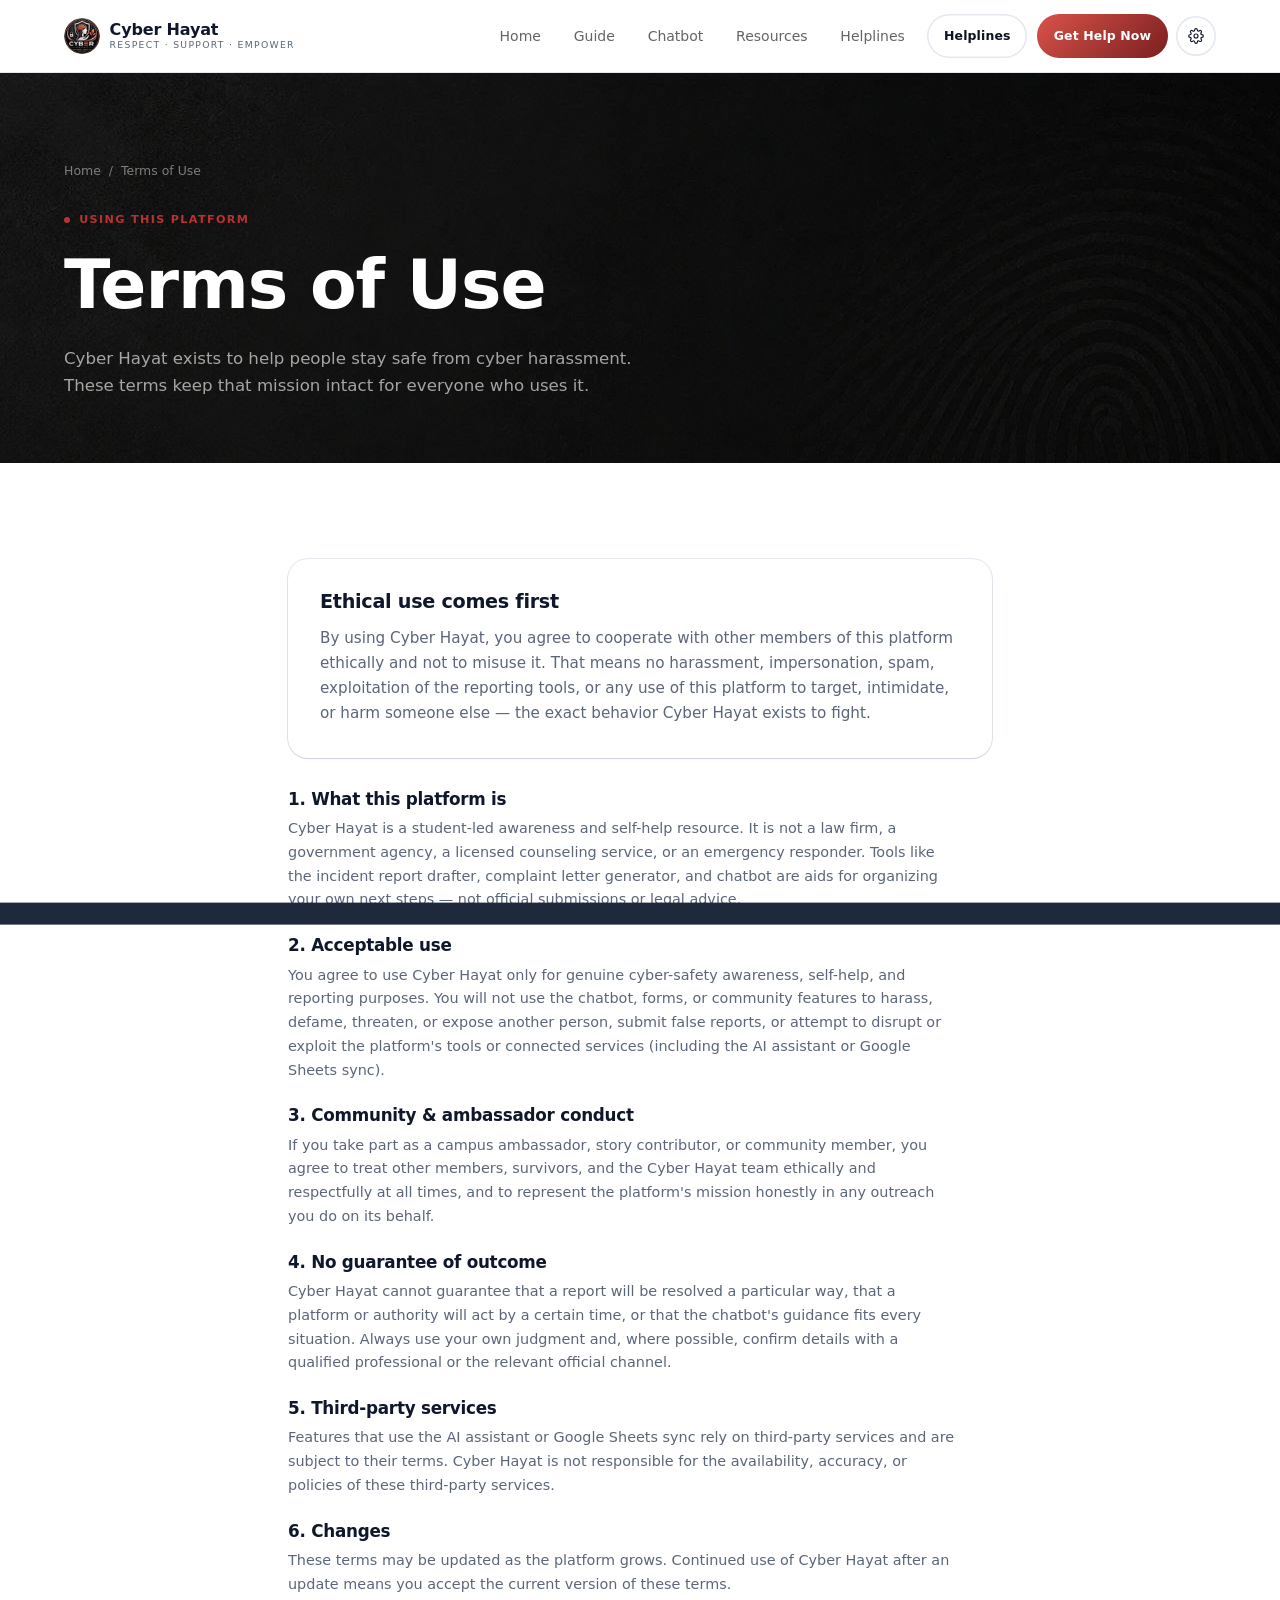
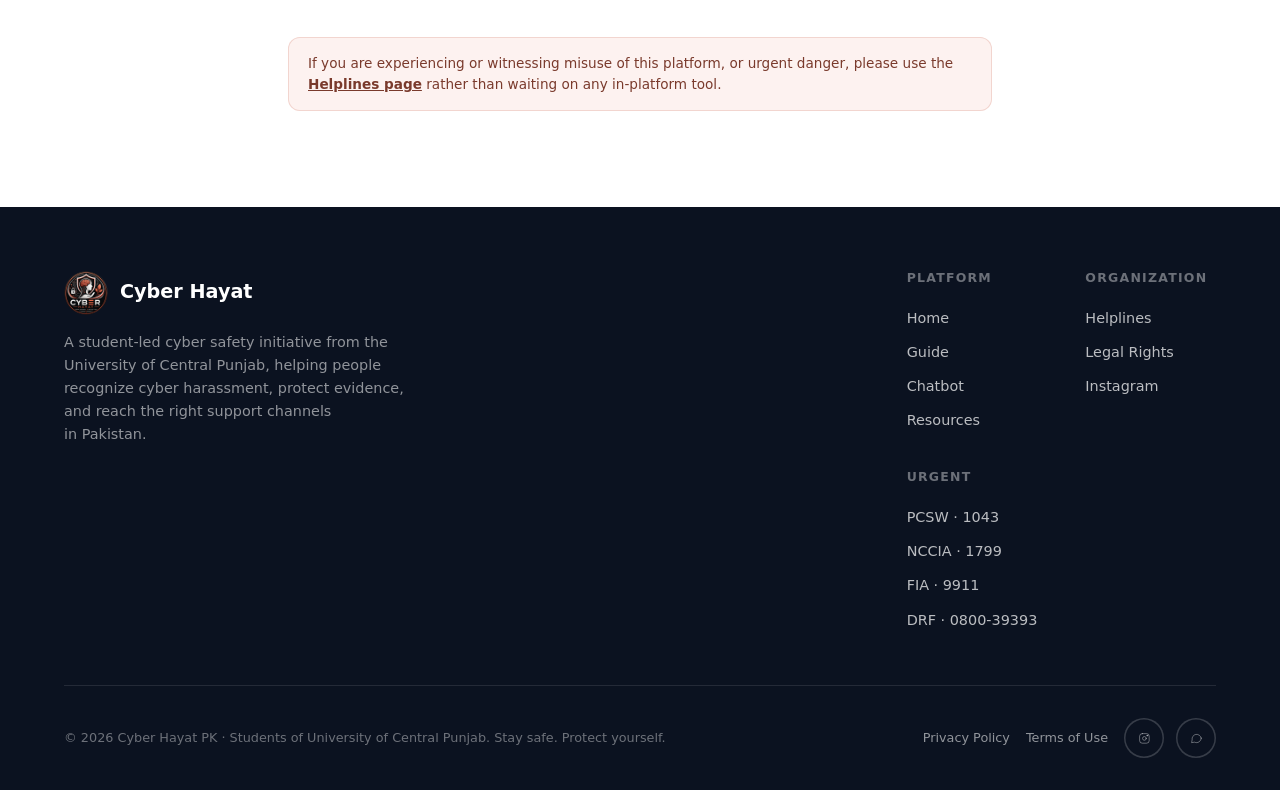
<file: app/src/main/assets/www/terms.html>
<!DOCTYPE html>
<html lang="en">
<head>
<meta charset="UTF-8" />
<meta name="viewport" content="width=device-width, initial-scale=1, viewport-fit=cover" />
<title>Terms of Use | Cyber Hayat PK</title>
<meta name="description" content="Terms of use for Cyber Hayat PK: ethical, respectful use of the platform and its community and chatbot tools." />
<meta name="theme-color" content="#ffffff" />
<link rel="icon" href="assets/img/logo.png" type="image/png" />
<link rel="stylesheet" href="assets/css/style.css">
<link rel="stylesheet" href="assets/css/app.css">
<script src="assets/js/native.js"></script>
</head>
<body>
<a href="#main" class="skip-link">Skip to content</a>

<!-- ============ TOP BAR ============ -->
<header class="topbar">
  <div class="shell topbar-inner">
    <a href="index.html" class="brand">
      <img src="assets/img/logo.png" alt="Cyber Hayat shield logo" />
      <span>Cyber Hayat<span class="tag">Respect &middot; Support &middot; Empower</span></span>
    </a>
    <nav class="primary-nav" aria-label="Primary">
      <ul>
            <li><a href="index.html" data-nav-link data-i18n="nav.home" class="">Home</a></li>
            <li><a href="guide.html" data-nav-link data-i18n="nav.guide" class="">Guide</a></li>
            <li><a href="chatbot.html" data-nav-link data-i18n="nav.chatbot" class="">Chatbot</a></li>
            <li><a href="resources.html" data-nav-link data-i18n="nav.resources" class="">Resources</a></li>
            <li><a href="helplines.html" data-nav-link data-i18n="nav.helplines" class="">Helplines</a></li>
      </ul>
    </nav>
    <div class="topbar-cta">
      <a href="helplines.html" class="btn btn-outline btn-sm" data-i18n="cta.helplines">Helplines</a>
      <a href="chatbot.html" class="btn btn-accent btn-sm" data-i18n="cta.getHelp">Get Help Now</a>
    </div>
    <button class="settings-toggle" data-settings-toggle aria-label="Open settings">
      <svg class="svg-icon stroke" viewBox="0 0 24 24" width="18" height="18"><circle cx="12" cy="12" r="3"/><path d="M19.4 15a1.65 1.65 0 0 0 .33 1.82l.06.06a2 2 0 1 1-2.83 2.83l-.06-.06a1.65 1.65 0 0 0-1.82-.33 1.65 1.65 0 0 0-1 1.51V21a2 2 0 1 1-4 0v-.09A1.65 1.65 0 0 0 9 19.4a1.65 1.65 0 0 0-1.82.33l-.06.06a2 2 0 1 1-2.83-2.83l.06-.06a1.65 1.65 0 0 0 .33-1.82 1.65 1.65 0 0 0-1.51-1H3a2 2 0 1 1 0-4h.09A1.65 1.65 0 0 0 4.6 9a1.65 1.65 0 0 0-.33-1.82l-.06-.06a2 2 0 1 1 2.83-2.83l.06.06a1.65 1.65 0 0 0 1.82.33H9a1.65 1.65 0 0 0 1-1.51V3a2 2 0 1 1 4 0v.09a1.65 1.65 0 0 0 1 1.51 1.65 1.65 0 0 0 1.82-.33l.06-.06a2 2 0 1 1 2.83 2.83l-.06.06a1.65 1.65 0 0 0-.33 1.82V9a1.65 1.65 0 0 0 1.51 1H21a2 2 0 1 1 0 4h-.09a1.65 1.65 0 0 0-1.51 1z"/></svg>
    </button>
    <button id="menuToggle" class="menu-toggle" aria-label="Open menu" aria-expanded="false">
      <svg class="svg-icon stroke" viewBox="0 0 24 24"><line x1="3" y1="6" x2="21" y2="6"/><line x1="3" y1="12" x2="21" y2="12"/><line x1="3" y1="18" x2="21" y2="18"/></svg>
    </button>
  </div>
</header>

<!-- ============ MOBILE NAV MENU ============ -->
<div id="navMenu">
  <div class="navmenu-top">
    <a href="index.html" class="navmenu-brand"><img src="assets/img/logo.png" alt="Cyber Hayat" /> Cyber Hayat</a>
    <button id="navMenuClose" class="navmenu-close" aria-label="Close menu">
      <svg class="svg-icon stroke" viewBox="0 0 24 24"><line x1="18" y1="6" x2="6" y2="18"/><line x1="6" y1="6" x2="18" y2="18"/></svg>
    </button>
  </div>
  <div class="navmenu-nav">
    <div class="shell">
      <ul>
              <li><a href="index.html" data-nav-link class="navmenu-item"><span class="navmenu-item-index">01</span><span class="navmenu-item-label" data-i18n="nav.home">Home</span></a></li>
              <li><a href="guide.html" data-nav-link class="navmenu-item"><span class="navmenu-item-index">02</span><span class="navmenu-item-label" data-i18n="nav.guide">Guide</span></a></li>
              <li><a href="chatbot.html" data-nav-link class="navmenu-item"><span class="navmenu-item-index">03</span><span class="navmenu-item-label" data-i18n="nav.chatbot">Chatbot</span></a></li>
              <li><a href="resources.html" data-nav-link class="navmenu-item"><span class="navmenu-item-index">04</span><span class="navmenu-item-label" data-i18n="nav.resources">Resources</span></a></li>
              <li><a href="helplines.html" data-nav-link class="navmenu-item"><span class="navmenu-item-index">05</span><span class="navmenu-item-label" data-i18n="nav.helplines">Helplines</span></a></li>
      </ul>
    </div>
  </div>
  <div class="navmenu-bottom">
    <a href="chatbot.html" class="btn btn-accent" data-i18n="cta.getHelp">Get Help Now</a>
    <a href="helplines.html" class="btn btn-ghost-dark" data-i18n="cta.helplines">View Helplines</a>
    <button class="btn btn-ghost-dark" data-settings-toggle>Settings ⚙️</button>
  </div>
</div>

<main id="main">

<!-- ============ PAGE HERO ============ -->
<section class="page-hero" style="background-image:url('assets/img/bg-texture.jpg')">
  <div class="shell">
    <div class="page-hero-breadcrumb"><a href="index.html">Home</a> <span>/</span> <span>Terms of Use</span></div>
    <div class="eyebrow"><span class="eyebrow-dot"></span><span data-i18n="hero.terms.eyebrow">Using This Platform</span></div>
    <h1 class="display-1" style="max-width:34rem;" data-i18n="hero.terms.title">Terms of Use</h1>
    <p class="lede" style="margin-top:1.25rem;color:rgba(255,255,255,.62);max-width:36rem;">
      Cyber Hayat exists to help people stay safe from cyber harassment. These terms keep that mission
      intact for everyone who uses it.
    </p>
  </div>
</section>

<!-- ============ CONTENT ============ -->
<section class="section">
  <div class="shell" style="max-width:52rem;">

    <div class="card" style="margin-bottom:2rem;">
      <h2 class="display-3" style="font-size:1.2rem;">Ethical use comes first</h2>
      <p class="lede" style="margin-top:.75rem;font-size:.95rem;">
        By using Cyber Hayat, you agree to cooperate with other members of this platform ethically and
        not to misuse it. That means no harassment, impersonation, spam, exploitation of the reporting
        tools, or any use of this platform to target, intimidate, or harm someone else &mdash; the exact
        behavior Cyber Hayat exists to fight.
      </p>
    </div>

    <div style="display:flex;flex-direction:column;gap:1.5rem;">
      <div>
        <h3 style="font-size:1.05rem;">1. What this platform is</h3>
        <p class="lede" style="margin-top:.5rem;font-size:.9rem;">
          Cyber Hayat is a student-led awareness and self-help resource. It is not a law firm, a
          government agency, a licensed counseling service, or an emergency responder. Tools like the
          incident report drafter, complaint letter generator, and chatbot are aids for organizing your
          own next steps &mdash; not official submissions or legal advice.
        </p>
      </div>
      <div>
        <h3 style="font-size:1.05rem;">2. Acceptable use</h3>
        <p class="lede" style="margin-top:.5rem;font-size:.9rem;">
          You agree to use Cyber Hayat only for genuine cyber-safety awareness, self-help, and reporting
          purposes. You will not use the chatbot, forms, or community features to harass, defame,
          threaten, or expose another person, submit false reports, or attempt to disrupt or exploit the
          platform's tools or connected services (including the AI assistant or Google Sheets sync).
        </p>
      </div>
      <div>
        <h3 style="font-size:1.05rem;">3. Community &amp; ambassador conduct</h3>
        <p class="lede" style="margin-top:.5rem;font-size:.9rem;">
          If you take part as a campus ambassador, story contributor, or community member, you agree to
          treat other members, survivors, and the Cyber Hayat team ethically and respectfully at all
          times, and to represent the platform's mission honestly in any outreach you do on its behalf.
        </p>
      </div>
      <div>
        <h3 style="font-size:1.05rem;">4. No guarantee of outcome</h3>
        <p class="lede" style="margin-top:.5rem;font-size:.9rem;">
          Cyber Hayat cannot guarantee that a report will be resolved a particular way, that a platform
          or authority will act by a certain time, or that the chatbot's guidance fits every situation.
          Always use your own judgment and, where possible, confirm details with a qualified professional
          or the relevant official channel.
        </p>
      </div>
      <div>
        <h3 style="font-size:1.05rem;">5. Third-party services</h3>
        <p class="lede" style="margin-top:.5rem;font-size:.9rem;">
          Features that use the AI assistant or Google Sheets sync rely on third-party services
          and are subject to their terms. Cyber Hayat is not responsible for the availability,
          accuracy, or policies of these third-party services.
        </p>
      </div>
      <div>
        <h3 style="font-size:1.05rem;">6. Changes</h3>
        <p class="lede" style="margin-top:.5rem;font-size:.9rem;">
          These terms may be updated as the platform grows. Continued use of Cyber Hayat after an update
          means you accept the current version of these terms.
        </p>
      </div>
    </div>

    <div class="notice-box warn" style="margin-top:2.5rem;">
      If you are experiencing or witnessing misuse of this platform, or urgent danger, please use the
      <a href="helplines.html" style="color:inherit;font-weight:700;text-decoration:underline;">Helplines page</a> rather than waiting on any in-platform tool.
    </div>
  </div>
</section>

</main>

<!-- ============ FOOTER ============ -->
<footer class="site-footer">
  <div class="shell">
    <div class="footer-top">
      <div>
        <a href="index.html" class="footer-brand">
          <img src="assets/img/logo.png" alt="Cyber Hayat shield logo" />
          Cyber Hayat
        </a>
        <p style="max-width:22rem;color:rgba(255,255,255,.55);font-size:.9rem;margin-top:1rem;line-height:1.6;" data-i18n="footer.tagline">
          A student-led cyber safety initiative from the University of Central Punjab, helping people
          recognize cyber harassment, protect evidence, and reach the right support channels in Pakistan.
        </p>
      </div>
      <div class="footer-cols">
        <div class="footer-col">
          <h4 data-i18n="footer.platform">Platform</h4>
          <a href="index.html" data-i18n="nav.home">Home</a>
          <a href="guide.html" data-i18n="nav.guide">Guide</a>
          <a href="chatbot.html" data-i18n="nav.chatbot">Chatbot</a>
          <a href="resources.html" data-i18n="nav.resources">Resources</a>
        </div>
        <div class="footer-col">
          <h4 data-i18n="footer.organization">Organization</h4>
          <a href="helplines.html" data-i18n="nav.helplines">Helplines</a>
          <a href="resources.html#legal-rights" data-i18n="footer.legalRights">Legal Rights</a>
          <a href="https://www.instagram.com/cyberhayaatpk" target="_blank" rel="noopener">Instagram</a>
        </div>
        <div class="footer-col">
          <h4 data-i18n="footer.urgent">Urgent</h4>
          <a href="tel:1043">PCSW &middot; 1043</a>
          <a href="tel:1799">NCCIA &middot; 1799</a>
          <a href="tel:9911">FIA &middot; 9911</a>
          <a href="tel:080039393">DRF &middot; 0800-39393</a>
        </div>
      </div>
    </div>
    <div class="footer-bottom">
      <p data-i18n="footer.copyright">&copy; 2026 Cyber Hayat PK &middot; Students of University of Central Punjab. Stay safe. Protect yourself.</p>
      <div style="display:flex;gap:1rem;align-items:center;flex-wrap:wrap;">
        <a href="privacy.html" style="color:rgba(255,255,255,.55);" data-i18n="footer.privacy">Privacy Policy</a>
        <a href="terms.html" style="color:rgba(255,255,255,.55);" data-i18n="footer.terms">Terms of Use</a>
        <div class="footer-socials">
        <a href="https://www.instagram.com/cyberhayaatpk" target="_blank" rel="noopener" aria-label="Instagram">
          <svg class="svg-icon stroke" viewBox="0 0 24 24" width="18" height="18"><rect x="3" y="3" width="18" height="18" rx="5"/><circle cx="12" cy="12" r="3.5"/><circle cx="17.2" cy="6.8" r="1"/></svg>
        </a>
        <a href="https://whatsapp.com/channel/0029Vb8nyrC4o7qUW8L3h23G" target="_blank" rel="noopener" aria-label="WhatsApp">
          <svg class="svg-icon stroke" viewBox="0 0 24 24" width="18" height="18"><path d="M21 11.5a8.5 8.5 0 0 1-12.4 7.55L3 20l1.03-5.4A8.5 8.5 0 1 1 21 11.5Z"/></svg>
        </a>
      </div>
      </div>
    </div>
  </div>
</footer>

<button id="backToTop" class="back-to-top" aria-label="Back to top">
  <svg class="svg-icon stroke" viewBox="0 0 24 24" width="18" height="18"><line x1="12" y1="19" x2="12" y2="5"/><polyline points="5 12 12 5 19 12"/></svg>
</button>

<script src="assets/js/config.js"></script>
<script src="assets/js/settings.js"></script>
<script src="assets/js/i18n.js"></script>
<script src="assets/js/submit.js"></script>
<script src="assets/js/main.js"></script>

</body>
</html>
</file>
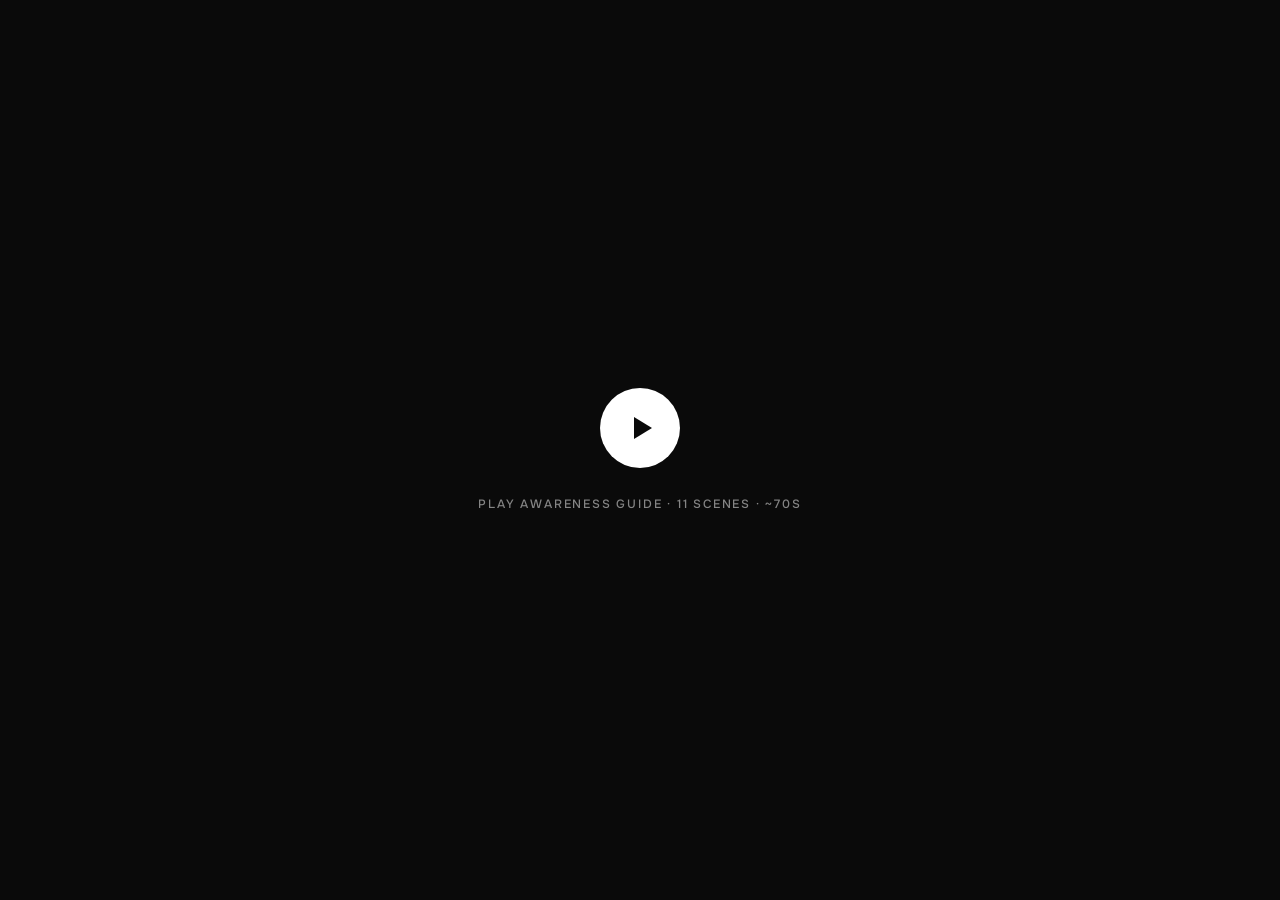
<file: app/src/main/assets/www/assets/video/cyberhayat-editorial.html>
<!DOCTYPE html>
<html lang="en">
<head>
<meta charset="UTF-8">
<meta name="viewport" content="width=device-width, initial-scale=1.0">
<title>CyberHayatPK – Cyber Harassment Awareness</title>
<meta name="theme-color" content="#ffffff" />
<link rel="preconnect" href="https://fonts.googleapis.com">
<link rel="preconnect" href="https://fonts.gstatic.com" crossorigin>
<link href="https://fonts.googleapis.com/css2?family=Onest:wght@400;500;600;700&display=swap" rel="stylesheet">
<style>
:root{
  --background:#ffffff; --foreground:#111111; --ink:#0a0a0a;
  --muted:#8d8d8d; --subtle:#b6b6b6; --line:#e6e5e2;
  --surface:#f1f0ee; --surface-2:#e3e2df;
  --accent:#c23b3b; --accent-from:#e2645a; --accent-to:#7a1f1f;
  --radius-pill:9999px; --radius-card:2rem; --radius-card-sm:1.25rem; --radius-control:0.875rem;
}

* { margin:0; padding:0; box-sizing:border-box; }

html, body {
  width:100%; height:100%;
  background:var(--background);
  color:var(--foreground);
  overflow:hidden;
  font-family:'Onest', sans-serif;
  -webkit-font-smoothing:antialiased;
}

@media (prefers-reduced-motion: reduce){ *{ animation:none !important; transition:none !important; } }
:focus-visible{ outline:2px solid var(--accent); outline-offset:2px; }

.svg-icon{ width:1em; height:1em; display:inline-block; }
.svg-icon.stroke{ fill:none; stroke:currentColor; stroke-width:1.6; stroke-linecap:round; stroke-linejoin:round; }

/* ── PROGRESS BAR ── */
#progressTrack{
  position:fixed; bottom:0; left:0; right:0; height:2px;
  background:var(--line);
  z-index:10;
}
#progressBar {
  position:fixed; bottom:0; left:0; height:2px;
  background:linear-gradient(90deg,var(--accent-from),var(--accent-to));
  z-index:11; transition:width 0.4s linear;
  width:0%;
}

/* ── SLIDE COUNTER ──
   Always rendered as a solid dark chip so it stays legible whether the
   scene behind it is the light page background or a dark scene-panel. */
#slideNum {
  position:fixed; bottom:22px; right:22px;
  font-size:.72rem; font-weight:600; letter-spacing:.05em;
  color:rgba(255,255,255,.85);
  font-variant-numeric:tabular-nums;
  background:rgba(10,10,10,.78);
  backdrop-filter:blur(8px); -webkit-backdrop-filter:blur(8px);
  padding:.4rem .75rem; border-radius:var(--radius-pill);
  box-shadow:0 0 0 1px rgba(255,255,255,.1);
  z-index:15;
}

/* ── SCENES ── */
.scene {
  position:fixed; inset:0;
  display:none;
  align-items:center; justify-content:center;
  flex-direction:column;
  z-index:2;
  padding: 4rem 6vw;
}
.scene.active {
  display:flex;
  animation: sceneFadeIn .5s ease forwards;
}
@keyframes sceneFadeIn { from{ opacity:0; } to{ opacity:1; } }

/* Dark panel treatment (title / danger threats / stats / outro) */
.scene-panel{
  position:relative; isolation:isolate; overflow:hidden;
  width:100%; max-width:60rem;
  border-radius:var(--radius-card);
  background:var(--ink); color:#fff;
  padding: clamp(2.5rem,6vw,5rem) clamp(1.75rem,6vw,4.5rem);
  box-shadow:0 0 0 1px rgba(255,255,255,.06);
  text-align:center;
  display:flex; flex-direction:column; align-items:center;
}
.panel-watermark{
  position:absolute; inset-inline:0; bottom:-1.25rem; z-index:0; text-align:center; pointer-events:none; user-select:none;
  font-weight:700; line-height:1; font-size:9rem; color:rgba(255,255,255,.05);
}
.panel-content{ position:relative; z-index:2; display:flex; flex-direction:column; align-items:center; }

/* ── EYEBROW LABEL ── */
.scene-label{
  display:inline-flex; align-items:center; gap:.5rem;
  font-size:.75rem; font-weight:500; letter-spacing:.08em; text-transform:uppercase;
  color:rgba(17,17,17,.45);
  margin-bottom:1.25rem;
}
.scene-panel .scene-label{ color:rgba(255,255,255,.55); }
.eyebrow-dot{ width:.375rem; height:.375rem; border-radius:9999px; background:var(--accent); display:inline-block; flex-shrink:0; }

/* ═══════════════════════════════
   SCENE 1 – TITLE
═══════════════════════════════ */
.title-tag{ font-size:.8rem; font-weight:500; letter-spacing:.25em; text-transform:uppercase; color:rgba(255,255,255,.5); margin-bottom:1.25rem; opacity:0; animation: fadeIn .6s .3s ease forwards; }
.main-title{
  font-size:clamp(2.25rem,7vw,4.75rem); font-weight:600; letter-spacing:-.02em; line-height:1;
  color:#fff; opacity:0; animation: fadeUp .8s .5s cubic-bezier(.16,1,.3,1) forwards;
}
.main-title span{ color:var(--accent-from); display:block; }
.sub-title{
  margin-top:1.25rem; font-size:clamp(1rem,2.2vw,1.375rem); font-weight:500; color:rgba(255,255,255,.65);
  letter-spacing:-.005em; opacity:0; animation: fadeIn .8s 1.1s ease forwards;
}
.divider-line{
  width:0; height:1px; background:linear-gradient(90deg,transparent,rgba(255,255,255,.4),transparent);
  margin:1.75rem auto; animation: expandWidth .8s 1.4s ease forwards;
}
.tagline{
  font-size:.8rem; font-weight:500; letter-spacing:.15em; text-transform:uppercase; color:var(--accent-from);
  opacity:0; animation: fadeIn .8s 1.8s ease forwards;
}

/* ═══════════════════════════════
   SCENE 2 – DEFINITION
═══════════════════════════════ */
.scene-heading{
  font-size:clamp(1.875rem,4.5vw,3rem); font-weight:600; letter-spacing:-.02em; line-height:1.05;
  text-align:center; color:var(--ink);
  opacity:0; animation: fadeUp .7s .3s cubic-bezier(.16,1,.3,1) forwards;
  margin-bottom:1.5rem;
}
.scene-panel .scene-heading{ color:#fff; }
.scene-heading .hl{ color:var(--accent); }
.scene-panel .scene-heading .hl{ color:var(--accent-from); }
.def-box{ max-width:44rem; text-align:center; opacity:0; animation: fadeUp .7s .6s cubic-bezier(.16,1,.3,1) forwards; }
.def-box p{ font-size:clamp(1rem,1.8vw,1.25rem); color:rgba(17,17,17,.6); line-height:1.7; font-weight:400; }
.def-box p strong{ color:var(--accent); font-weight:600; }

/* ═══════════════════════════════
   SCENE 3–8 – THREAT SCENES
═══════════════════════════════ */
.threat-icon-wrap{
  width:5.5rem; height:5.5rem; border-radius:9999px;
  display:flex; align-items:center; justify-content:center;
  background:var(--ink); color:#fff;
  margin-bottom:1.75rem;
  opacity:0; animation: popIn .6s .15s cubic-bezier(.34,1.56,.64,1) forwards;
}
.threat-icon-wrap .svg-icon{ font-size:2.25rem; }
.scene-panel .threat-icon-wrap{
  background:linear-gradient(135deg,var(--accent-from),var(--accent-to)); color:#fff;
}
.threat-name{
  font-size:clamp(1.625rem,3.5vw,2.5rem); font-weight:600; letter-spacing:-.02em; color:var(--ink);
  text-align:center; opacity:0; animation: fadeUp .6s .4s cubic-bezier(.16,1,.3,1) forwards; margin-bottom:1.25rem;
}
.scene-panel .threat-name{ color:#fff; }
.threat-name.danger{ color:var(--accent); }
.scene-panel .threat-name.danger{ color:var(--accent-from); }
.threat-desc{
  max-width:38rem; text-align:center; font-size:clamp(1rem,1.8vw,1.1875rem); color:rgba(17,17,17,.6); line-height:1.7;
  opacity:0; animation: fadeUp .6s .65s cubic-bezier(.16,1,.3,1) forwards;
}
.scene-panel .threat-desc{ color:rgba(255,255,255,.65); }
.threat-desc strong{ color:var(--accent); font-weight:600; }
.scene-panel .threat-desc strong{ color:var(--accent-from); }

.protect-strip{
  margin-top:1.75rem; padding:1rem 1.5rem; max-width:34rem; text-align:left;
  border:1px solid var(--line); border-left:3px solid var(--accent);
  background:var(--surface); border-radius:0 var(--radius-control) var(--radius-control) 0;
  opacity:0; animation: fadeIn .6s .95s ease forwards;
}
.scene-panel .protect-strip{
  border-color:rgba(255,255,255,.15); border-left-color:var(--accent-from);
  background:rgba(255,255,255,.06);
}
.protect-strip .pt-label{
  font-size:.7rem; font-weight:600; letter-spacing:.08em; text-transform:uppercase; color:var(--accent);
  margin-bottom:.4rem; display:flex; align-items:center; gap:.4rem;
}
.scene-panel .protect-strip .pt-label{ color:var(--accent-from); }
.protect-strip p{ font-size:.875rem; color:rgba(17,17,17,.55); line-height:1.6; }
.scene-panel .protect-strip p{ color:rgba(255,255,255,.6); }

/* ═══════════════════════════════
   SCENE 9 – STATS
═══════════════════════════════ */
.stats-grid{
  display:grid; grid-template-columns:repeat(3,1fr); gap:clamp(1rem,2vw,2rem);
  width:100%; margin-top:2.5rem;
}
.stat-card{
  border:1px solid rgba(255,255,255,.12); background:rgba(255,255,255,.04);
  border-radius:var(--radius-control); padding:1.5rem 1rem; text-align:center;
  opacity:0; transform:translateY(16px);
}
.stat-card:nth-child(1){ animation: fadeUp .6s .3s cubic-bezier(.16,1,.3,1) forwards; }
.stat-card:nth-child(2){ animation: fadeUp .6s .45s cubic-bezier(.16,1,.3,1) forwards; }
.stat-card:nth-child(3){ animation: fadeUp .6s .6s cubic-bezier(.16,1,.3,1) forwards; }
.stat-card:nth-child(4){ animation: fadeUp .6s .75s cubic-bezier(.16,1,.3,1) forwards; }
.stat-card:nth-child(5){ animation: fadeUp .6s .9s cubic-bezier(.16,1,.3,1) forwards; }
.stat-card:nth-child(6){ animation: fadeUp .6s 1.05s cubic-bezier(.16,1,.3,1) forwards; }
.stat-num{ font-size:clamp(1.875rem,3.5vw,2.75rem); font-weight:600; letter-spacing:-.02em; color:#fff; display:block; }
.stat-num.r{ color:var(--accent-from); }
.stat-label{ margin-top:.5rem; font-size:.8rem; color:rgba(255,255,255,.5); line-height:1.5; text-transform:uppercase; letter-spacing:.03em; }

/* ═══════════════════════════════
   SCENE 10 – HOW TO PROTECT
═══════════════════════════════ */
.tips-list{ width:100%; max-width:40rem; margin-top:1rem; }
.tip-row{ border-top:1px solid var(--line); }
.tip-row:first-child{ border-top:none; }
.tip-row-inner{ display:flex; align-items:center; gap:1.25rem; padding-block:1.25rem; }
.tip-num{ width:2rem; font-size:.875rem; font-weight:500; color:rgba(17,17,17,.35); flex-shrink:0; }
.tip-icon{ width:2.75rem; height:2.75rem; border-radius:9999px; background:var(--ink); color:#fff; display:flex; align-items:center; justify-content:center; flex-shrink:0; }
.tip-icon .svg-icon{ font-size:1.125rem; }
.tip-text{ text-align:left; }
.tip-text h4{ font-size:1rem; font-weight:600; color:var(--ink); letter-spacing:-.005em; margin-bottom:.2rem; }
.tip-text p{ font-size:.875rem; color:rgba(17,17,17,.55); line-height:1.5; max-width:26rem; }
.tip-row{ opacity:0; transform:translateY(12px); }
.tip-row:nth-child(1){ animation: fadeUp .5s .25s cubic-bezier(.16,1,.3,1) forwards; }
.tip-row:nth-child(2){ animation: fadeUp .5s .4s cubic-bezier(.16,1,.3,1) forwards; }
.tip-row:nth-child(3){ animation: fadeUp .5s .55s cubic-bezier(.16,1,.3,1) forwards; }
.tip-row:nth-child(4){ animation: fadeUp .5s .7s cubic-bezier(.16,1,.3,1) forwards; }

/* ═══════════════════════════════
   SCENE 11 – OUTRO
═══════════════════════════════ */
.logo-circle{
  width:9rem; height:9rem; border-radius:9999px;
  background:var(--ink); border:1px solid rgba(255,255,255,.15);
  box-shadow:0 0 0 1px rgba(255,255,255,.05);
  display:flex; align-items:center; justify-content:center; flex-direction:column; gap:.4rem;
  opacity:0; animation: logoReveal 1s .2s cubic-bezier(.34,1.56,.64,1) forwards;
}
.logo-shield{ font-size:2rem; color:var(--accent-from); }
.outro-tagline{
  margin-top:1.75rem; font-size:.9rem; letter-spacing:.06em; text-transform:uppercase; color:rgba(255,255,255,.55);
  opacity:0; animation: fadeIn .8s 1.1s ease forwards;
}
.outro-tagline strong{ color:var(--accent-from); }
.outro-website{
  margin-top:.6rem; font-size:.8rem; letter-spacing:.08em; color:rgba(255,255,255,.35);
  opacity:0; animation: fadeIn .8s 1.4s ease forwards;
}

/* ═══════════════════════════════
   KEYFRAMES
═══════════════════════════════ */
@keyframes fadeIn{ from{ opacity:0; } to{ opacity:1; } }
@keyframes fadeUp{ from{ opacity:0; transform:translateY(20px); } to{ opacity:1; transform:translateY(0); } }
@keyframes popIn{ from{ opacity:0; transform:scale(.7); } to{ opacity:1; transform:scale(1); } }
@keyframes expandWidth{ from{ width:0; } to{ width:220px; } }
@keyframes logoReveal{ from{ opacity:0; transform:scale(.7); } to{ opacity:1; transform:scale(1); } }

/* ── PLAY OVERLAY (styled like a page loader) ── */
#playBtn{
  position:fixed; inset:0; z-index:20;
  background:var(--ink); color:#fff;
  display:flex; flex-direction:column; align-items:center; justify-content:center; gap:1.75rem;
  cursor:pointer;
}
#playBtn .pb-circle{
  width:5rem; height:5rem; border-radius:9999px; background:#fff;
  display:flex; align-items:center; justify-content:center;
  transition:transform .3s cubic-bezier(.2,.8,.2,1);
}
#playBtn:hover .pb-circle{ transform:scale(1.06); }
#playBtn .pb-triangle{
  width:0; height:0; margin-left:5px;
  border-top:11px solid transparent; border-bottom:11px solid transparent; border-left:18px solid var(--ink);
}
#playBtn p{
  font-size:.75rem; font-weight:500; letter-spacing:.15em; text-transform:uppercase; color:rgba(255,255,255,.5);
}

/* ── CONTROLS ──
   FIX: these used to flip to a translucent white pill on dark scenes,
   which made them invisible against the plain (non-panel) page background.
   They are now a single, always-solid dark chip — legible on every scene,
   light or dark, with no state-dependent contrast flip. */
#controls{
  position:fixed; bottom:26px; left:50%; transform:translateX(-50%);
  z-index:15; display:none; gap:.5rem;
  padding:.4rem; border-radius:var(--radius-pill);
  background:rgba(10,10,10,.78);
  backdrop-filter:blur(10px); -webkit-backdrop-filter:blur(10px);
  box-shadow:0 0 0 1px rgba(255,255,255,.1), 0 20px 45px -20px rgba(0,0,0,.6);
}
#controls button{
  font:inherit; color:rgba(255,255,255,.92); cursor:pointer;
  border:none; background:transparent;
  border-radius:var(--radius-pill);
  padding:.65rem 1.15rem; font-size:.72rem; font-weight:600; letter-spacing:.06em; text-transform:uppercase;
  display:flex; align-items:center; gap:.4rem;
  transition:background .25s ease, color .25s ease;
}
#controls button:hover{ background:rgba(255,255,255,.14); }
#controls button:focus-visible{ outline:2px solid var(--accent-from); outline-offset:2px; }
#pauseBtn{ background:rgba(255,255,255,.95); color:var(--ink) !important; }
#pauseBtn:hover{ background:#fff; }
#restartBtn{ display:none; background:linear-gradient(135deg,var(--accent-from),var(--accent-to)); color:#fff; }

/* ── BRAND CHIP ── */
#brandChip{
  position:fixed; top:20px; left:22px; z-index:15;
  display:flex; align-items:center; gap:.45rem;
  font-size:.72rem; font-weight:700; letter-spacing:.03em;
  color:rgba(255,255,255,.9);
  background:rgba(10,10,10,.78);
  backdrop-filter:blur(8px); -webkit-backdrop-filter:blur(8px);
  padding:.4rem .8rem .4rem .55rem; border-radius:var(--radius-pill);
  box-shadow:0 0 0 1px rgba(255,255,255,.1);
}
#brandChip img{ width:1.15rem; height:1.15rem; border-radius:50%; display:block; }
#brandChip span.accent{ color:var(--accent-from); }

/* ── fit-to-screen overrides (phones) ── */
html,body{ height:100%; overflow:hidden; }
.scene{ padding:4.25rem 5vw 5.5rem; overflow-y:auto; justify-content:flex-start; }
.scene > *:first-child{ margin-top:auto; } .scene > *:last-child{ margin-bottom:auto; }
@media (min-width:700px){ .scene{ padding:4rem 6vw 6rem; } }
#controls{ bottom:max(.9rem, env(safe-area-inset-bottom)) !important; max-width:calc(100% - 1.5rem); }
</style>
</head>
<body>

<div id="progressTrack"></div>
<div id="progressBar"></div>
<div id="slideNum">01 / 11</div>
<div id="brandChip"><img src="../img/logo.png" alt="" /> Cyber<span class="accent">Hayat</span></div>

<!-- ══════════════ PLAY BUTTON ══════════════ -->
<div id="playBtn">
  <div class="pb-circle"><div class="pb-triangle"></div></div>
  <p>Play Awareness Guide &middot; 11 Scenes &middot; ~70s</p>
</div>

<!-- ══════════════ SCENE 1: TITLE ══════════════ -->
<div class="scene" id="s1">
  <div class="scene-panel">
    <div class="panel-watermark">SAFE</div>
    <div class="panel-content">
      <div class="title-tag">Awareness Campaign</div>
      <div class="main-title">CYBER<span>HARASSMENT</span></div>
      <div class="sub-title">The Hidden Digital Threat</div>
      <div class="divider-line"></div>
      <div class="tagline">Stay Safe · Protect Yourself · Speak Up</div>
    </div>
  </div>
</div>

<!-- ══════════════ SCENE 2: DEFINITION ══════════════ -->
<div class="scene" id="s2">
  <div class="scene-label"><span class="eyebrow-dot"></span>Defining the Threat</div>
  <div class="scene-heading">What Is<br><span class="hl">Cyber Harassment?</span></div>
  <div class="def-box">
    <p>Cyber harassment is the use of <strong>digital technology</strong> to intimidate, threaten, humiliate, or harm another person. It occurs across social media, messaging apps, emails, and online platforms — affecting <strong>millions of people</strong> worldwide every day.</p>
  </div>
</div>

<!-- ══════════════ SCENE 3: STALKING ══════════════ -->
<div class="scene" id="s3">
  <div class="threat-icon-wrap">
    <svg class="svg-icon stroke" viewBox="0 0 24 24"><path d="M2 12C4 6 8 3 12 3s8 3 10 9c-2 6-6 9-10 9s-8-3-10-9Z"/><circle cx="12" cy="12" r="3"/></svg>
  </div>
  <div class="threat-name">Cyber Stalking</div>
  <div class="threat-desc">Repeatedly monitoring someone's online activity, tracking their location, or sending persistent unwanted messages. <strong>Victims feel watched, unsafe, and violated</strong> — even in their own homes.</div>
  <div class="protect-strip">
    <div class="pt-label">Protect Yourself</div>
    <p>Review your privacy settings. Never share real-time location publicly. Block and report any stalker accounts immediately.</p>
  </div>
</div>

<!-- ══════════════ SCENE 4: ONLINE BULLYING ══════════════ -->
<div class="scene" id="s4">
  <div class="scene-panel">
    <div class="panel-content">
      <div class="threat-icon-wrap">
        <svg class="svg-icon stroke" viewBox="0 0 24 24"><path d="M4 5h16v11H9l-4 4V5Z"/></svg>
      </div>
      <div class="threat-name danger">Online Bullying</div>
      <div class="threat-desc">Sending hateful messages, public humiliation, spreading rumors, or deliberately excluding someone. <strong>1 in 3 young people</strong> experience cyberbullying — leading to severe emotional and mental harm.</div>
      <div class="protect-strip">
        <div class="pt-label">Protect Yourself</div>
        <p>Do not engage with bullies. Save all evidence. Report to platform administrators and trusted adults or authorities.</p>
      </div>
    </div>
  </div>
</div>

<!-- ══════════════ SCENE 5: HATE SPEECH ══════════════ -->
<div class="scene" id="s5">
  <div class="scene-panel">
    <div class="panel-content">
      <div class="threat-icon-wrap">
        <svg class="svg-icon stroke" viewBox="0 0 24 24"><path d="M3 11v2a2 2 0 0 0 2 2h1l2 5 2-5h3l6 4V6l-6 4H8L6 8H5a2 2 0 0 0-2 2Z"/></svg>
      </div>
      <div class="threat-name danger">Hate Speech</div>
      <div class="threat-desc">Online content that attacks individuals based on race, religion, gender, or identity. Hate speech <strong>incites violence</strong>, spreads fear, and creates toxic digital environments for entire communities.</div>
      <div class="protect-strip">
        <div class="pt-label">Protect Yourself</div>
        <p>Report hateful content immediately. Mute or block offenders. Support affected communities. Never amplify hate by sharing it.</p>
      </div>
    </div>
  </div>
</div>

<!-- ══════════════ SCENE 6: DOXING ══════════════ -->
<div class="scene" id="s6">
  <div class="threat-icon-wrap">
    <svg class="svg-icon stroke" viewBox="0 0 24 24"><path d="M12 2C8.5 2 6 4.7 6 8.2 6 13 12 21 12 21s6-8 6-12.8C18 4.7 15.5 2 12 2Z"/><circle cx="12" cy="8.2" r="2.4"/></svg>
  </div>
  <div class="threat-name">Doxing</div>
  <div class="threat-desc">Publicly exposing someone's private information — address, phone number, workplace — without consent. Doxing can lead to <strong>real-world danger</strong>, harassment campaigns, and physical threats.</div>
  <div class="protect-strip">
    <div class="pt-label">Protect Yourself</div>
    <p>Limit personal info shared online. Use private email addresses. Regularly audit what information is publicly available about you.</p>
  </div>
</div>

<!-- ══════════════ SCENE 7: IMPERSONATION ══════════════ -->
<div class="scene" id="s7">
  <div class="threat-icon-wrap">
    <svg class="svg-icon stroke" viewBox="0 0 24 24"><rect x="3" y="3" width="12" height="12" rx="2.5"/><rect x="9" y="9" width="12" height="12" rx="2.5"/></svg>
  </div>
  <div class="threat-name">Impersonation</div>
  <div class="threat-desc">Creating fake profiles or accounts to deceive others, damage reputations, or manipulate situations. Impersonators can <strong>destroy relationships</strong>, careers, and mental well-being of victims.</div>
  <div class="protect-strip">
    <div class="pt-label">Protect Yourself</div>
    <p>Enable two-factor authentication. Report fake accounts to platforms. Alert your contacts if you discover a fake profile of you.</p>
  </div>
</div>

<!-- ══════════════ SCENE 8: DISINFORMATION ══════════════ -->
<div class="scene" id="s8">
  <div class="scene-panel">
    <div class="panel-content">
      <div class="threat-icon-wrap">
        <svg class="svg-icon stroke" viewBox="0 0 24 24"><rect x="3" y="4" width="18" height="16" rx="2"/><line x1="7" y1="8.5" x2="17" y2="8.5"/><line x1="7" y1="12" x2="17" y2="12"/><line x1="7" y1="15.5" x2="13" y2="15.5"/></svg>
      </div>
      <div class="threat-name danger">Disinformation</div>
      <div class="threat-desc">Deliberately spreading false information to damage reputation or manipulate public opinion. <strong>False narratives spread 6× faster</strong> than truth online — causing real psychological and social damage.</div>
      <div class="protect-strip">
        <div class="pt-label">Protect Yourself</div>
        <p>Verify before sharing. Use trusted news sources. Report false content. Critical thinking is your strongest defense.</p>
      </div>
    </div>
  </div>
</div>

<!-- ══════════════ SCENE 9: STATS ══════════════ -->
<div class="scene" id="s9">
  <div class="scene-panel" style="max-width:52rem;">
    <div class="panel-content" style="width:100%;">
      <div class="scene-label"><span class="eyebrow-dot"></span>The Scale of the Problem</div>
      <div class="scene-heading">By The <span class="hl">Numbers</span></div>
      <div class="stats-grid">
        <div class="stat-card"><span class="stat-num">41%</span><div class="stat-label">of adults have experienced online harassment</div></div>
        <div class="stat-card"><span class="stat-num r">75%</span><div class="stat-label">of victims suffer anxiety, depression &amp; trauma</div></div>
        <div class="stat-card"><span class="stat-num">1 in 3</span><div class="stat-label">young people are cyberbullied globally</div></div>
        <div class="stat-card"><span class="stat-num r">60%</span><div class="stat-label">of cases go unreported due to fear or shame</div></div>
        <div class="stat-card"><span class="stat-num">90%</span><div class="stat-label">of teen victims know their harasser online</div></div>
        <div class="stat-card"><span class="stat-num r">24/7</span><div class="stat-label">harassment never stops — it follows victims home</div></div>
      </div>
    </div>
  </div>
</div>

<!-- ══════════════ SCENE 10: HOW TO PROTECT ══════════════ -->
<div class="scene" id="s10">
  <div class="scene-label"><span class="eyebrow-dot"></span>Defense Strategies</div>
  <div class="scene-heading">How To <span class="hl">Protect</span> Yourself</div>
  <div class="tips-list">
    <div class="tip-row"><div class="tip-row-inner">
      <div class="tip-num">01</div>
      <div class="tip-icon"><svg class="svg-icon stroke" viewBox="0 0 24 24"><rect x="5" y="11" width="14" height="9" rx="2"/><path d="M8 11V7a4 4 0 0 1 8 0v4"/></svg></div>
      <div class="tip-text"><h4>Lock Your Privacy</h4><p>Set all accounts to private. Control who can see your posts, location, and personal information.</p></div>
    </div></div>
    <div class="tip-row"><div class="tip-row-inner">
      <div class="tip-num">02</div>
      <div class="tip-icon"><svg class="svg-icon stroke" viewBox="0 0 24 24"><rect x="3" y="7" width="18" height="13" rx="2"/><path d="M8 7l1.6-3h4.8L16 7"/><circle cx="12" cy="13.5" r="3.5"/></svg></div>
      <div class="tip-text"><h4>Document Everything</h4><p>Screenshot all harassment. Keep records with dates and times before blocking the offender.</p></div>
    </div></div>
    <div class="tip-row"><div class="tip-row-inner">
      <div class="tip-num">03</div>
      <div class="tip-icon"><svg class="svg-icon stroke" viewBox="0 0 24 24"><path d="M5 3v18"/><path d="M5 4h11l-3 4 3 4H5"/></svg></div>
      <div class="tip-text"><h4>Report &amp; Block</h4><p>Use platform report tools. Contact cybercrime authorities. Don't suffer in silence — report it.</p></div>
    </div></div>
    <div class="tip-row"><div class="tip-row-inner">
      <div class="tip-num">04</div>
      <div class="tip-icon"><svg class="svg-icon stroke" viewBox="0 0 24 24"><path d="M12 20s-7-4.3-9-8.3C1.5 8.3 3.5 5 7 5c2 0 3.7 1.3 5 3 1.3-1.7 3-3 5-3 3.5 0 5.5 3.3 4 6.7-2 4-9 8.3-9 8.3Z"/></svg></div>
      <div class="tip-text"><h4>Seek Support</h4><p>Talk to trusted family, friends, or professionals. You are not alone — help is always available.</p></div>
    </div></div>
  </div>
</div>

<!-- ══════════════ SCENE 11: LOGO OUTRO ══════════════ -->
<div class="scene" id="s11">
  <div class="scene-panel">
    <div class="panel-watermark">CHPK</div>
    <div class="panel-content">
      <div class="logo-circle">
        <svg class="svg-icon" viewBox="0 0 24 24" style="font-size:2rem;color:var(--accent-from)"><path fill="currentColor" d="M12 2 20 6v5c0 5-3.5 9-8 11-4.5-2-8-6-8-11V6l8-4Z"/></svg>
      </div>
      <div class="outro-tagline"><strong>Stay Safe</strong> · Protect Yourself · Speak Up</div>
      <div class="outro-website">cyberhayatpk.com</div>
    </div>
  </div>
</div>

<!-- ══════════════ CONTROLS ══════════════ -->
<div id="controls">
  <button id="prevBtn" aria-label="Previous scene">‹ Prev</button>
  <button id="pauseBtn" aria-label="Pause">Pause</button>
  <button id="nextBtn" aria-label="Next scene">Next ›</button>
  <button id="restartBtn" aria-label="Restart video">⟲ Replay</button>
</div>

<script>
// ── SLIDESHOW LOGIC ──
const DURATIONS = [4000, 5000, 6000, 6000, 6000, 6000, 6000, 6000, 7000, 7000, 8000];
const DARK_SCENES = new Set(['s1','s4','s5','s8','s9','s11']);

let current = 0;
let timer = null;
let paused = false;
let started = false;

const progressBar = document.getElementById('progressBar');
const slideNum    = document.getElementById('slideNum');
const pauseBtn    = document.getElementById('pauseBtn');
const nextBtn     = document.getElementById('nextBtn');
const restartBtn  = document.getElementById('restartBtn');
const controls    = document.getElementById('controls');
const bodyEl      = document.body;

function getScenes() {
  return document.querySelectorAll('.scene');
}

function restartAnimations(el) {
  const animated = el.querySelectorAll('*');
  animated.forEach(child => {
    child.style.animation = 'none';
    child.offsetHeight; // reflow
    child.style.animation = '';
  });
  el.style.animation = 'none';
  el.offsetHeight;
  el.style.animation = '';
}

function showScene(idx) {
  const scenes = getScenes();
  const totalScenes = scenes.length;

  scenes.forEach(s => {
    s.classList.remove('active');
    s.style.display = 'none';
  });

  const target = scenes[idx];
  target.style.display = 'flex';
  target.offsetHeight;
  restartAnimations(target);
  target.classList.add('active');

  bodyEl.classList.toggle('on-dark', DARK_SCENES.has(target.id));

  const pct = ((idx + 1) / totalScenes) * 100;
  progressBar.style.width = pct + '%';
  slideNum.textContent = String(idx + 1).padStart(2, '0') + ' / ' + String(totalScenes).padStart(2, '0');
}

function advance() {
  const totalScenes = getScenes().length;
  if (current < totalScenes - 1) {
    current++;
    showScene(current);
    if (!paused) scheduleNext();
  } else {
    onFinished();
  }
}

function onFinished(){
  clearTimeout(timer);
  pauseBtn.style.display = 'none';
  nextBtn.style.display = 'none';
  restartBtn.style.display = 'flex';
}

function resetControlsForPlayback(){
  pauseBtn.style.display = 'flex';
  nextBtn.style.display = 'flex';
  restartBtn.style.display = 'none';
  pauseBtn.textContent = 'Pause';
  paused = false;
}

function scheduleNext() {
  clearTimeout(timer);
  const totalScenes = getScenes().length;
  if (current < totalScenes - 1) {
    timer = setTimeout(advance, DURATIONS[current]);
  }
}

function startVideo() {
  document.getElementById('playBtn').style.display = 'none';
  controls.style.display = 'flex';
  started = true;
  getScenes().forEach(s => { s.style.display = 'none'; s.classList.remove('active'); });
  showScene(0);
  scheduleNext();
}

document.getElementById('playBtn').addEventListener('click', startVideo);

restartBtn.addEventListener('click', () => {
  current = 0;
  resetControlsForPlayback();
  showScene(current);
  scheduleNext();
});

nextBtn.addEventListener('click', () => {
  clearTimeout(timer);
  const totalScenes = getScenes().length;
  if (current < totalScenes - 1) { current++; showScene(current); if (!paused) scheduleNext(); }
  else { onFinished(); }
});

document.getElementById('prevBtn').addEventListener('click', () => {
  clearTimeout(timer);
  if (current > 0) { current--; showScene(current); if (!paused) scheduleNext(); }
});

document.getElementById('pauseBtn').addEventListener('click', () => {
  paused = !paused;
  pauseBtn.textContent = paused ? 'Play' : 'Pause';
  if (paused) clearTimeout(timer);
  else scheduleNext();
});

document.addEventListener('keydown', e => {
  if (!started) return;
  if (e.key === 'ArrowRight' || e.key === ' ') document.getElementById('nextBtn').click();
  if (e.key === 'ArrowLeft') document.getElementById('prevBtn').click();
  if (e.key === 'p' || e.key === 'P') document.getElementById('pauseBtn').click();
});
</script>
</body>
</html>
</file>
<file: app/src/main/assets/www/assets/css/style.css>
/* ===========================================================
   CYBER HAYAT — Shared Design System
   Onest type / coral-red accent / editorial light with cinematic dark panels
   =========================================================== */

*{ box-sizing:border-box; margin:0; padding:0; }
html{ font-size:16px; -webkit-font-smoothing:antialiased; scroll-behavior:smooth; }
body{ background:var(--background); color:var(--foreground); font-family:var(--font); overflow-x:hidden; }
a{ color:inherit; text-decoration:none; }
button{ font:inherit; color:inherit; background:none; border:none; cursor:pointer; }
ul{ list-style:none; }
img{ display:block; max-width:100%; }
.sr-only{ position:absolute;width:1px;height:1px;padding:0;margin:-1px;overflow:hidden;clip:rect(0,0,0,0);white-space:nowrap;border:0; }
:focus-visible{ outline:2px solid #c23b3b; outline-offset:2px; }
@media (prefers-reduced-motion: reduce){ *{ animation:none !important; transition:none !important; } }

:root{
  --background:#ffffff; --foreground:#111111;
  --ink:#0a0a0a;
  --muted:#8d8d8d; --subtle:#b6b6b6;
  --line:#e6e5e2;
  --surface:#f1f0ee; --surface-2:#e3e2df;
  --accent:#c23b3b; --accent-from:#e2645a; --accent-to:#7a1f1f;
  --radius-pill:9999px; --radius-card:2rem; --radius-card-sm:1.25rem; --radius-control:0.875rem;
  --container-shell:80rem;
  --card-bg:#ffffff;
  color-scheme:light;
}

.shell{ max-width:var(--container-shell); margin-inline:auto; padding-inline:1.5rem; }
@media (min-width:768px){ .shell{ padding-inline:2.5rem; } }
@media (min-width:1280px){ .shell{ padding-inline:4rem; } }

.svg-icon{ width:1em; height:1em; display:inline-block; fill:currentColor; }
.svg-icon.stroke{ fill:none; stroke:currentColor; stroke-width:1.7; stroke-linecap:round; stroke-linejoin:round; }

/* ---------- skip link ---------- */
.skip-link{ position:absolute; left:-999px; top:-999px; z-index:400; border-radius:.875rem; background:#0a0a0a; padding:.6rem 1.1rem; font-size:.875rem; color:#fff; }
.skip-link:focus{ left:1rem; top:1rem; position:fixed; }

/* ===========================================================
   TOP BAR
   =========================================================== */
.topbar{
  position:sticky; top:0; z-index:100;
  background:rgba(255,255,255,.82); backdrop-filter:blur(14px); -webkit-backdrop-filter:blur(14px);
  border-bottom:1px solid var(--line);
}
.topbar-inner{ display:flex; align-items:center; justify-content:space-between; height:4.5rem; gap:1rem; }
.brand{ display:flex; align-items:center; gap:.65rem; font-weight:700; font-size:1.05rem; letter-spacing:-.01em; flex-shrink:0; }
.brand img{ width:2.35rem; height:2.35rem; border-radius:50%; }
.brand span.tag{ display:block; font-size:.6rem; font-weight:500; letter-spacing:.14em; text-transform:uppercase; color:var(--muted); margin-top:.05rem; }

nav.primary-nav{ display:none; }
@media (min-width:1024px){ nav.primary-nav{ display:flex; } }
nav.primary-nav ul{ display:flex; gap:.25rem; font-size:.875rem; font-weight:500; }
nav.primary-nav a{
  display:inline-flex; align-items:center; gap:.3rem; padding:.55rem .9rem; border-radius:var(--radius-pill);
  color:rgba(17,17,17,.65); transition:color .2s ease, background .2s ease;
}
nav.primary-nav a:hover{ color:var(--ink); background:var(--surface); }
nav.primary-nav a.is-active{ color:#fff; background:var(--ink); }

.topbar-cta{ display:none; align-items:center; gap:.6rem; }
@media (min-width:1024px){ .topbar-cta{ display:flex; } }
.btn{
  display:inline-flex; align-items:center; justify-content:center; gap:.5rem;
  padding:.75rem 1.4rem; border-radius:var(--radius-pill); font-size:.85rem; font-weight:600;
  letter-spacing:.01em; white-space:nowrap; transition:transform .25s cubic-bezier(.2,.8,.2,1), background .25s ease, color .25s ease, box-shadow .25s ease;
}
.btn-primary{ background:var(--ink); color:#fff; }
.btn-primary:hover{ transform:translateY(-2px); box-shadow:0 10px 24px -8px rgba(0,0,0,.35); }
.btn-accent{ background:linear-gradient(135deg,var(--accent-from),var(--accent-to)); color:#fff; }
.btn-accent:hover{ transform:translateY(-2px); box-shadow:0 10px 24px -8px rgba(194,59,59,.55); }
.btn-outline{ background:transparent; color:var(--ink); box-shadow:inset 0 0 0 1.5px var(--line); }
.btn-outline:hover{ box-shadow:inset 0 0 0 1.5px var(--ink); }
.btn-ghost-dark{ background:rgba(255,255,255,.1); color:#fff; box-shadow:inset 0 0 0 1.5px rgba(255,255,255,.28); }
.btn-ghost-dark:hover{ background:rgba(255,255,255,.18); }
.btn-sm{ padding:.55rem 1.05rem; font-size:.78rem; }
.btn-lg{ padding:.95rem 1.9rem; font-size:.9rem; }
.btn[disabled]{ opacity:.5; cursor:not-allowed; transform:none !important; }

.menu-toggle{ display:flex; align-items:center; justify-content:center; width:2.75rem; height:2.75rem; border-radius:50%; background:var(--ink); color:#fff; flex-shrink:0; }
@media (min-width:1024px){ .menu-toggle{ display:none; } }

/* ---------- mobile nav menu ---------- */
#navMenu{
  position:fixed; inset:0; z-index:300; background:var(--ink); color:#fff;
  display:none; flex-direction:column; opacity:0; transition:opacity .35s ease;
}
#navMenu.open{ display:flex; }
#navMenu.open.visible{ opacity:1; }
.navmenu-top{ display:flex; align-items:center; justify-content:space-between; padding:1.25rem 1.5rem; }
.navmenu-brand{ display:flex; align-items:center; gap:.6rem; font-size:1.05rem; font-weight:700; }
.navmenu-brand img{ width:2.1rem; height:2.1rem; border-radius:50%; }
.navmenu-close{ width:2.75rem; height:2.75rem; border-radius:50%; display:flex; align-items:center; justify-content:center; box-shadow:inset 0 0 0 1.5px rgba(255,255,255,.2); color:rgba(255,255,255,.7); transition:.2s; }
.navmenu-close:hover{ box-shadow:inset 0 0 0 1.5px rgba(255,255,255,.45); color:#fff; }
.navmenu-nav{ flex:1; display:flex; flex-direction:column; justify-content:center; padding:1.5rem; }
.navmenu-nav ul{ display:flex; flex-direction:column; gap:.15rem; }
.navmenu-item{
  display:flex; align-items:baseline; gap:1rem; padding:.7rem 0;
  font-size:2.1rem; font-weight:600; letter-spacing:-.02em;
  opacity:0; transform:translateY(14px); transition:transform .5s cubic-bezier(.2,.8,.2,1), opacity .5s ease;
  border-bottom:1px solid rgba(255,255,255,.08);
}
#navMenu.visible .navmenu-item{ transform:translateY(0); opacity:1; }
.navmenu-item-index{ font-size:.9rem; font-weight:500; color:rgba(255,255,255,.32); }
.navmenu-item-label{ color:rgba(255,255,255,.75); transition:color .3s ease; }
.navmenu-item:hover .navmenu-item-index{ color:var(--accent-from); }
.navmenu-item:hover .navmenu-item-label{ color:#fff; }
.navmenu-item.is-active .navmenu-item-label{ color:var(--accent-from); }
.navmenu-bottom{ padding:1.5rem; display:flex; flex-wrap:wrap; gap:.75rem; border-top:1px solid rgba(255,255,255,.08); }

/* ===========================================================
   LAYOUT PRIMITIVES
   =========================================================== */
.section{ padding-block:5rem; }
@media (min-width:768px){ .section{ padding-block:7rem; } }
.section-tight{ padding-block:3.5rem; }
.section-dark{ background:var(--ink); color:#fff; }
.section-surface{ background:var(--surface); }

.eyebrow{ display:inline-flex; align-items:center; gap:.55rem; font-size:.75rem; font-weight:600; letter-spacing:.14em; text-transform:uppercase; color:var(--accent); margin-bottom:1.1rem; }
.eyebrow-dot{ width:.4rem; height:.4rem; border-radius:50%; background:var(--accent); display:inline-block; flex-shrink:0; }
.section-dark .eyebrow{ color:var(--accent-from); }

h1,h2,h3,h4{ font-weight:700; letter-spacing:-.02em; line-height:1.05; }
.display-1{ font-size:clamp(2.6rem,6vw,4.75rem); }
.display-2{ font-size:clamp(2.1rem,4.4vw,3.4rem); }
.display-3{ font-size:clamp(1.6rem,3vw,2.35rem); }
.lede{ font-size:clamp(1rem,1.3vw,1.2rem); color:var(--muted); line-height:1.65; max-width:42rem; }
.section-dark .lede{ color:rgba(255,255,255,.6); }

.grid{ display:grid; gap:1.5rem; }
.grid-2{ grid-template-columns:1fr; }
.grid-3{ grid-template-columns:1fr; }
.grid-4{ grid-template-columns:1fr; }
@media (min-width:700px){ .grid-2{ grid-template-columns:repeat(2,1fr); } .grid-4{ grid-template-columns:repeat(2,1fr); } }
@media (min-width:900px){ .grid-3{ grid-template-columns:repeat(3,1fr); } }
@media (min-width:1024px){ .grid-4{ grid-template-columns:repeat(4,1fr); } }

.card{ background:#fff; border-radius:var(--radius-card); box-shadow:0 0 0 1px var(--line); padding:2rem; }
.card-sm{ border-radius:var(--radius-card-sm); padding:1.5rem; }
.card-dark{ background:var(--ink); color:#fff; box-shadow:0 0 0 1px rgba(255,255,255,.08); }
.card-surface{ background:var(--surface); box-shadow:none; }

.tag-pill{ display:inline-flex; align-items:center; gap:.4rem; font-size:.72rem; font-weight:600; letter-spacing:.05em; text-transform:uppercase; padding:.35rem .8rem; border-radius:var(--radius-pill); background:var(--surface); color:var(--muted); }

.divider{ height:1px; background:var(--line); border:none; }

/* page hero band shared across inner pages */
.page-hero{ position:relative; padding-block:6.5rem 4rem; overflow:hidden; background:var(--ink); color:#fff; }
@media (min-width:768px){ .page-hero{ padding-block:8.5rem 5rem; } }
.page-hero::before{
  content:''; position:absolute; inset:0; opacity:.55; background-size:cover; background-position:center;
  mask-image:linear-gradient(to bottom, rgba(0,0,0,.9), transparent 92%);
  -webkit-mask-image:linear-gradient(to bottom, rgba(0,0,0,.9), transparent 92%);
}
.page-hero .shell{ position:relative; z-index:2; }
.page-hero-breadcrumb{ display:flex; align-items:center; gap:.5rem; font-size:.78rem; color:rgba(255,255,255,.45); margin-bottom:1.5rem; }

/* variant: full-bleed dark photo background (no fade-out mask), used for Resources / Helplines */
.page-hero-photo{ padding-block:7rem 5.5rem; }
@media (min-width:768px){ .page-hero-photo{ padding-block:9.5rem 6.5rem; } }
.page-hero-photo::before{
  mask-image:none; -webkit-mask-image:none; opacity:.4;
}
.page-hero-photo::after{
  content:''; position:absolute; inset:0; z-index:1;
  background:linear-gradient(100deg, rgba(10,10,10,.97) 0%, rgba(10,10,10,.88) 38%, rgba(10,10,10,.55) 65%, rgba(10,10,10,.35) 100%);
}
.page-hero-photo .shell{ position:relative; z-index:2; }
.page-hero-inner{ display:grid; gap:2.5rem; align-items:center; }
@media (min-width:960px){ .page-hero-inner{ grid-template-columns:1fr auto; gap:3rem; } }
.page-hero-logo{ display:none; justify-self:end; }
@media (min-width:960px){
  .page-hero-logo{ display:block; width:15rem; height:15rem; filter:drop-shadow(0 25px 50px rgba(0,0,0,.5)); animation:heroLogoFloat 6s ease-in-out infinite; }
}
@keyframes heroLogoFloat{ 0%,100%{ transform:translateY(0); } 50%{ transform:translateY(-14px); } }

/* ===========================================================
   BANNER CAROUSEL (auto-sliding, like the original site)
   =========================================================== */
.banner-carousel{ position:relative; border-radius:var(--radius-card); overflow:hidden; box-shadow:0 0 0 1px var(--line); background:var(--ink); aspect-ratio:16/9; }
.banner-carousel-track{ position:relative; width:100%; height:100%; }
.banner-slide{
  position:absolute; inset:0; opacity:0; transition:opacity 1s cubic-bezier(.4,0,.2,1);
  pointer-events:none;
}
.banner-slide.is-active{ opacity:1; pointer-events:auto; }
.banner-slide img{ width:100%; height:100%; object-fit:cover; }
.banner-carousel-dots{ position:absolute; left:0; right:0; bottom:1.1rem; display:flex; justify-content:center; gap:.5rem; z-index:3; }
.banner-carousel-dots button{ width:.5rem; height:.5rem; border-radius:50%; background:rgba(255,255,255,.4); transition:.25s; }
.banner-carousel-dots button.is-active{ width:1.5rem; border-radius:9999px; background:#fff; }
.banner-carousel-arrows{ position:absolute; inset:0; display:flex; align-items:center; justify-content:space-between; padding:0 1rem; z-index:3; pointer-events:none; }
.banner-carousel-arrows button{
  pointer-events:auto; width:2.75rem; height:2.75rem; border-radius:50%; display:flex; align-items:center; justify-content:center;
  background:rgba(10,10,10,.5); color:#fff; backdrop-filter:blur(6px); box-shadow:inset 0 0 0 1px rgba(255,255,255,.16); transition:.2s;
}
.banner-carousel-arrows button:hover{ background:rgba(10,10,10,.75); }

/* ===========================================================
   CHATBOT LANDING (minimal, chat-first, Claude-style)
   =========================================================== */
.chat-landing-intro{ text-align:center; max-width:38rem; margin-inline:auto; padding-block:3.5rem 2.5rem; }
@media (min-width:768px){ .chat-landing-intro{ padding-block:5rem 3rem; } }
.chat-landing-mark{ width:3.5rem; height:3.5rem; margin-inline:auto; margin-bottom:1.5rem; }
.chat-landing-intro h1{ font-size:clamp(1.9rem,3.6vw,2.6rem); letter-spacing:-.02em; font-weight:700; }
.chat-landing-intro p{ margin-top:.9rem; color:var(--muted); font-size:.98rem; line-height:1.6; }
.chat-landing-pills{ display:flex; flex-wrap:wrap; gap:.6rem; justify-content:center; margin-top:1.5rem; }

/* ===========================================================
   FOOTER
   =========================================================== */
footer.site-footer{ background:var(--ink); color:#fff; padding-block:4rem 2rem; }
.footer-top{ display:flex; flex-direction:column; gap:3rem; padding-bottom:3rem; border-bottom:1px solid rgba(255,255,255,.1); }
@media (min-width:900px){ .footer-top{ flex-direction:row; justify-content:space-between; } }
.footer-brand{ display:flex; align-items:center; gap:.75rem; font-weight:700; font-size:1.2rem; }
.footer-brand img{ width:2.75rem; height:2.75rem; border-radius:50%; }
.footer-cols{ display:grid; grid-template-columns:repeat(2,1fr); gap:2rem 3rem; }
@media (min-width:640px){ .footer-cols{ grid-template-columns:repeat(3,1fr); } }
.footer-col h4{ font-size:.78rem; letter-spacing:.1em; text-transform:uppercase; color:rgba(255,255,255,.4); margin-bottom:1rem; font-weight:600; }
.footer-col a, .footer-col p{ display:block; font-size:.9rem; color:rgba(255,255,255,.72); padding-block:.35rem; }
.footer-col a:hover{ color:#fff; }
.footer-bottom{ display:flex; flex-direction:column; gap:1rem; padding-top:2rem; font-size:.8rem; color:rgba(255,255,255,.4); }
@media (min-width:700px){ .footer-bottom{ flex-direction:row; justify-content:space-between; align-items:center; } }
.footer-socials{ display:flex; gap:.75rem; }
.footer-socials a{ width:2.5rem; height:2.5rem; border-radius:50%; display:flex; align-items:center; justify-content:center; box-shadow:inset 0 0 0 1.5px rgba(255,255,255,.18); transition:.2s; }
.footer-socials a:hover{ box-shadow:inset 0 0 0 1.5px rgba(255,255,255,.5); color:#fff; }

/* ===========================================================
   UTILITIES used across pages
   =========================================================== */
.icon-circle{ width:3rem; height:3rem; border-radius:50%; display:flex; align-items:center; justify-content:center; background:var(--ink); color:#fff; flex-shrink:0; }
.icon-circle.accent{ background:linear-gradient(135deg,var(--accent-from),var(--accent-to)); }
.icon-circle-lg{ width:3.75rem; height:3.75rem; }

.step-num{ font-size:.85rem; font-weight:700; color:var(--accent); letter-spacing:.05em; }

.stat-block{ text-align:center; padding:1.5rem 1rem; border-radius:var(--radius-control); background:rgba(255,255,255,.06); }
.stat-num{ font-size:clamp(1.9rem,3.2vw,2.75rem); font-weight:700; letter-spacing:-.02em; color:#fff; display:block; }
.stat-label{ font-size:.78rem; color:rgba(255,255,255,.55); margin-top:.35rem; }

.copy-btn{ display:inline-flex; align-items:center; gap:.4rem; font-size:.75rem; font-weight:600; color:var(--accent); }

.marquee-track{ display:flex; gap:2.5rem; white-space:nowrap; animation:marquee 26s linear infinite; }
@keyframes marquee{ from{ transform:translateX(0); } to{ transform:translateX(-50%); } }
.marquee-wrap{ overflow:hidden; -webkit-mask-image:linear-gradient(90deg,transparent,#000 8%,#000 92%,transparent); mask-image:linear-gradient(90deg,transparent,#000 8%,#000 92%,transparent); }
.marquee-item{ font-size:.85rem; font-weight:600; letter-spacing:.02em; color:rgba(255,255,255,.5); display:inline-flex; align-items:center; gap:.6rem; }
.marquee-item .dot{ width:.3rem; height:.3rem; border-radius:50%; background:var(--accent-from); }

/* banner image frame */
.banner-frame{ position:relative; border-radius:var(--radius-card); overflow:hidden; box-shadow:0 0 0 1px var(--line); }
.banner-frame img{ width:100%; height:100%; object-fit:cover; }

/* form controls */
.field{ display:flex; flex-direction:column; gap:.4rem; }
.field label{ font-size:.8rem; font-weight:600; color:var(--foreground); }
.field .hint{ font-size:.72rem; color:var(--muted); }
.field input, .field select, .field textarea{
  font:inherit; padding:.8rem 1rem; border-radius:var(--radius-control); background:var(--surface);
  box-shadow:inset 0 0 0 1px var(--line); color:var(--foreground); width:100%; transition:box-shadow .2s ease;
}
.field input:focus, .field select:focus, .field textarea:focus{ box-shadow:inset 0 0 0 1.5px var(--ink); outline:none; }
.field-check{ display:flex; align-items:flex-start; gap:.65rem; font-size:.85rem; color:var(--muted); }
.field-check input{ margin-top:.2rem; width:auto; }

.notice-box{ border-radius:var(--radius-control); padding:1rem 1.25rem; font-size:.85rem; line-height:1.55; background:var(--surface); box-shadow:inset 0 0 0 1px var(--line); color:var(--muted); }
.notice-box.warn{ background:#fdf2f0; box-shadow:inset 0 0 0 1px #f2d5cf; color:#7a3a2c; }

.result-box{ border-radius:var(--radius-control); padding:1.25rem; background:var(--ink); color:#fff; font-size:.85rem; white-space:pre-wrap; min-height:3rem; }

table.compare{ width:100%; border-collapse:collapse; font-size:.85rem; }
table.compare th, table.compare td{ text-align:left; padding:.75rem 1rem; border-bottom:1px solid var(--line); }

/* ===========================================================
   ACCORDION / TABS
   =========================================================== */
.acc-item{ border-bottom:1px solid var(--line); }
.acc-item:first-child{ border-top:1px solid var(--line); }
.acc-trigger{ width:100%; display:flex; align-items:center; justify-content:space-between; gap:1rem; padding:1.35rem .25rem; text-align:left; font-size:1rem; font-weight:600; }
.acc-trigger .plus{ flex-shrink:0; width:1.75rem; height:1.75rem; border-radius:50%; background:var(--surface); display:flex; align-items:center; justify-content:center; position:relative; transition:transform .3s ease, background .3s ease; }
.acc-trigger .plus::before, .acc-trigger .plus::after{ content:''; position:absolute; background:var(--ink); border-radius:2px; }
.acc-trigger .plus::before{ width:.65rem; height:2px; }
.acc-trigger .plus::after{ width:2px; height:.65rem; transition:opacity .25s ease; }
.acc-item.open .acc-trigger .plus{ background:var(--ink); transform:rotate(90deg); }
.acc-item.open .acc-trigger .plus::before, .acc-item.open .acc-trigger .plus::after{ background:#fff; }
.acc-item.open .acc-trigger .plus::after{ opacity:0; }
.acc-panel{ max-height:0; overflow:hidden; transition:max-height .4s cubic-bezier(.2,.8,.2,1); }
.acc-item.open .acc-panel{ max-height:40rem; }
.acc-panel-inner{ padding:0 .25rem 1.5rem; font-size:.9rem; color:var(--muted); line-height:1.7; }
.acc-panel-inner ul{ margin-top:.5rem; display:flex; flex-direction:column; gap:.4rem; }
.acc-panel-inner li{ padding-left:1.1rem; position:relative; }
.acc-panel-inner li::before{ content:''; position:absolute; left:0; top:.55em; width:.4rem; height:.4rem; border-radius:50%; background:var(--accent); }

[data-tabs] .tab-buttons{ display:inline-flex; padding:.3rem; border-radius:var(--radius-pill); background:var(--surface); gap:.25rem; }
[data-tab-btn]{ padding:.55rem 1.2rem; border-radius:var(--radius-pill); font-size:.82rem; font-weight:600; color:var(--muted); transition:.2s; }
[data-tab-btn].is-active{ background:var(--ink); color:#fff; }
[data-tab-panel]{ display:none; }
[data-tab-panel].is-active{ display:block; }

/* ===========================================================
   REVEAL ANIMATION
   =========================================================== */
.reveal{ opacity:0; transform:translateY(22px); transition:opacity .7s cubic-bezier(.2,.8,.2,1), transform .7s cubic-bezier(.2,.8,.2,1); }
.reveal.is-visible{ opacity:1; transform:translateY(0); }
.reveal-1{ transition-delay:.05s; } .reveal-2{ transition-delay:.14s; } .reveal-3{ transition-delay:.22s; } .reveal-4{ transition-delay:.3s; }

/* ===========================================================
   HOME HERO
   =========================================================== */
.home-hero{ position:relative; overflow:hidden; background:var(--ink); color:#fff; padding-block:7.5rem 4rem; }
@media (min-width:900px){ .home-hero{ padding-block:9.5rem 5rem; } }
.home-hero::before{
  content:''; position:absolute; inset:0; background:url('img/bg-texture.jpg') center/cover no-repeat; opacity:.4;
}
.home-hero::after{
  content:''; position:absolute; inset:0; background:radial-gradient(60% 60% at 78% 15%, rgba(194,59,59,.25), transparent 70%);
}
.home-hero .shell{ position:relative; z-index:2; }
.hero-grid{ display:grid; gap:3rem; align-items:center; }
@media (min-width:1024px){ .hero-grid{ grid-template-columns:1.1fr .9fr; gap:2rem; } }
.hero-badges{ display:flex; flex-wrap:wrap; gap:.6rem; margin-top:2rem; }
.hero-badge{ display:flex; align-items:center; gap:.5rem; font-size:.78rem; font-weight:600; padding:.5rem .9rem; border-radius:var(--radius-pill); background:rgba(255,255,255,.08); box-shadow:inset 0 0 0 1px rgba(255,255,255,.14); }
.hero-actions{ display:flex; flex-wrap:wrap; gap:.85rem; margin-top:2.25rem; }
.hero-visual{ position:relative; border-radius:var(--radius-card); overflow:hidden; box-shadow:0 30px 80px -30px rgba(0,0,0,.6); }
.hero-visual img{ width:100%; height:100%; object-fit:cover; }
.hero-visual-tag{ position:absolute; left:1.25rem; bottom:1.25rem; right:1.25rem; display:flex; align-items:center; gap:.75rem; background:rgba(10,10,10,.55); backdrop-filter:blur(10px); border-radius:var(--radius-control); padding:.85rem 1rem; font-size:.8rem; color:#fff; box-shadow:inset 0 0 0 1px rgba(255,255,255,.14); }

/* marquee strip */
.marquee-band{ background:var(--ink); border-top:1px solid rgba(255,255,255,.08); border-bottom:1px solid rgba(255,255,255,.08); padding-block:1.1rem; }

/* ===========================================================
   PERSONNEL / LEADERSHIP CARD
   =========================================================== */
.personnel-card{ position:relative; border-radius:var(--radius-card); overflow:hidden; background:var(--ink); color:#fff; box-shadow:0 0 0 1px rgba(255,255,255,.08); }
.personnel-photo{ position:relative; aspect-ratio:4/5; overflow:hidden; }
.personnel-photo img{ width:100%; height:100%; object-fit:cover; filter:grayscale(.15) contrast(1.05); transition:filter .4s ease, transform .6s ease; }
.personnel-card:hover .personnel-photo img{ filter:grayscale(0) contrast(1.08); transform:scale(1.03); }
.personnel-photo::after{ content:''; position:absolute; inset:0; background:linear-gradient(to top, rgba(10,10,10,.92) 0%, rgba(10,10,10,.15) 55%, transparent 80%); }
.personnel-id{ position:absolute; top:1rem; left:1rem; display:flex; align-items:center; gap:.4rem; font-size:.68rem; font-weight:700; letter-spacing:.08em; padding:.3rem .65rem; border-radius:var(--radius-pill); background:rgba(255,255,255,.12); backdrop-filter:blur(6px); box-shadow:inset 0 0 0 1px rgba(255,255,255,.2); }
.personnel-id .dot{ width:.4rem; height:.4rem; border-radius:50%; background:#5fd97a; box-shadow:0 0 6px #5fd97a; }
.personnel-body{ position:absolute; left:1.25rem; right:1.25rem; bottom:1.15rem; z-index:2; }
.personnel-role{ font-size:.72rem; font-weight:600; letter-spacing:.08em; text-transform:uppercase; color:var(--accent-from); margin-bottom:.3rem; }
.personnel-name{ font-size:1.4rem; font-weight:700; letter-spacing:-.01em; }
.personnel-desc{ padding:1.25rem 1.25rem 1.5rem; font-size:.85rem; color:rgba(255,255,255,.62); line-height:1.65; }
.personnel-meta{ display:flex; flex-wrap:wrap; gap:.5rem; padding:0 1.25rem 1.35rem; }
.personnel-meta span{ font-size:.68rem; font-weight:600; letter-spacing:.04em; padding:.3rem .6rem; border-radius:var(--radius-pill); background:rgba(255,255,255,.07); color:rgba(255,255,255,.55); }

/* ===========================================================
   HELPLINE CARD
   =========================================================== */
.helpline-card{ display:flex; flex-direction:column; gap:1.1rem; padding:1.75rem; border-radius:var(--radius-card-sm); background:#fff; box-shadow:0 0 0 1px var(--line); transition:box-shadow .25s ease, transform .25s ease; }
.helpline-card:hover{ box-shadow:0 20px 45px -22px rgba(0,0,0,.25); transform:translateY(-3px); }
.helpline-number{ font-size:2.1rem; font-weight:700; letter-spacing:-.02em; }
.helpline-actions{ display:flex; gap:.6rem; margin-top:.25rem; }

/* ===========================================================
   CHATBOT WIDGET
   =========================================================== */
.chat-shell{ display:grid; gap:1.5rem; grid-template-columns:1fr; }
@media (min-width:960px){ .chat-shell{ grid-template-columns:19rem 1fr; } }
.chat-window{
  display:flex; flex-direction:column; border-radius:var(--radius-card);
  background:#fff; box-shadow:0 0 0 1px var(--line), 0 24px 60px -30px rgba(0,0,0,.18); overflow:hidden;
}
.chat-header{
  display:flex; align-items:center; justify-content:space-between; gap:1rem; padding:1.1rem 1.5rem;
  background:var(--ink); color:#fff;
}
.chat-header-id{ display:flex; align-items:center; gap:.75rem; }
.chat-header-id img{ width:2.35rem; height:2.35rem; border-radius:50%; box-shadow:0 0 0 2px rgba(255,255,255,.15); }
.chat-status{ display:flex; align-items:center; gap:.4rem; font-size:.72rem; color:rgba(255,255,255,.55); margin-top:.1rem; }
.chat-status .dot{ width:.4rem; height:.4rem; border-radius:50%; background:#5fd97a; box-shadow:0 0 6px #5fd97a; flex-shrink:0; }

.chat-messages{ flex:1; overflow-y:auto; padding:1.75rem 1.5rem; display:flex; flex-direction:column; gap:1.1rem; background:var(--surface); scroll-behavior:smooth; }

.msg-row{ display:flex; align-items:flex-end; gap:.6rem; max-width:88%; animation:msgIn .3s cubic-bezier(.2,.8,.2,1); }
.msg-row.bot{ align-self:flex-start; }
.msg-row.user{ align-self:flex-end; flex-direction:row-reverse; }
@keyframes msgIn{ from{ opacity:0; transform:translateY(6px); } to{ opacity:1; transform:translateY(0); } }
.msg-avatar{ width:1.9rem; height:1.9rem; border-radius:50%; flex-shrink:0; display:flex; align-items:center; justify-content:center; overflow:hidden; }
.msg-row.bot .msg-avatar{ background:#fff; box-shadow:0 0 0 1px var(--line); }
.msg-row.bot .msg-avatar img{ width:100%; height:100%; object-fit:cover; }
.msg-row.user .msg-avatar{ background:var(--ink); color:#fff; }

.msg{ padding:.8rem 1.05rem; border-radius:1.15rem; font-size:.89rem; line-height:1.6; }
.msg.bot{ background:#fff; box-shadow:0 1px 2px rgba(0,0,0,.04), 0 0 0 1px var(--line); border-bottom-left-radius:.35rem; }
.msg.user{ background:var(--ink); color:#fff; border-bottom-right-radius:.35rem; }
.msg.system{ align-self:center; font-size:.72rem; color:var(--muted); background:transparent; }
.msg p{ margin:0 0 .5rem; } .msg p:last-child{ margin-bottom:0; }
.msg ul{ margin:.3rem 0 .5rem; padding-left:1.1rem; list-style:disc; }

.chat-input-row{ display:flex; gap:.65rem; padding:1.1rem 1.25rem; border-top:1px solid var(--line); background:#fff; }
.chat-input-row input{ flex:1; font:inherit; padding:.85rem 1.15rem; border-radius:var(--radius-pill); background:var(--surface); box-shadow:inset 0 0 0 1px var(--line); transition:box-shadow .2s ease; }
.chat-input-row input:focus{ outline:none; box-shadow:inset 0 0 0 1.5px var(--ink); }
.chat-send{ width:3rem; height:3rem; border-radius:50%; background:var(--ink); color:#fff; display:flex; align-items:center; justify-content:center; flex-shrink:0; transition:transform .2s ease, background .2s ease; }
.chat-send:hover{ transform:scale(1.06); background:var(--accent); }

.typing-dots{ display:inline-flex; gap:.25rem; align-items:center; padding:.15rem 0; }
.typing-dots span{ width:.4rem; height:.4rem; border-radius:50%; background:var(--subtle); animation:typingBounce 1.1s infinite ease-in-out; }
.typing-dots span:nth-child(2){ animation-delay:.15s; } .typing-dots span:nth-child(3){ animation-delay:.3s; }
@keyframes typingBounce{ 0%,60%,100%{ transform:translateY(0); opacity:.5; } 30%{ transform:translateY(-4px); opacity:1; } }

/* model / key config box on chatbot page */
.model-box{ border-radius:var(--radius-card-sm); background:var(--surface); box-shadow:inset 0 0 0 1px var(--line); padding:1.25rem; font-size:.82rem; color:var(--muted); }
.model-box select, .model-box input{ font:inherit; }
.model-pill{ display:inline-flex; align-items:center; gap:.4rem; font-size:.7rem; font-weight:700; letter-spacing:.05em; padding:.3rem .65rem; border-radius:var(--radius-pill); background:linear-gradient(135deg,#4c8dff,#8f6fff); color:#fff; }
.msg p{ margin:0 0 .5rem; } .msg p:last-child{ margin-bottom:0; }
.msg ul{ margin:.25rem 0 .5rem; }
#keyStatus{ display:inline-flex; align-items:center; gap:.4rem; font-size:.72rem; font-weight:600; color:var(--muted); }
#keyStatus::before{ content:''; width:.45rem; height:.45rem; border-radius:50%; background:var(--subtle); }
#keyStatus.is-live{ color:#1b8a4a; }
#keyStatus.is-live::before{ background:#28c76f; box-shadow:0 0 6px #28c76f; }
.key-row{ display:flex; gap:.6rem; flex-wrap:wrap; }
.key-row > *{ flex:1; min-width:9rem; }

/* ===========================================================
   GUIDE / VIDEO PLAYER FRAME
   =========================================================== */
.video-stage{ position:relative; border-radius:var(--radius-card); overflow:hidden; background:var(--ink); box-shadow:0 30px 80px -30px rgba(0,0,0,.55); }
.video-frame-wrap{ position:relative; width:100%; aspect-ratio:16/9; }
.video-frame-wrap iframe{ position:absolute; inset:0; width:100%; height:100%; border:0; }

/* accessible tool result */
.tool-grid{ display:grid; gap:2rem; grid-template-columns:1fr; }
@media (min-width:960px){ .tool-grid{ grid-template-columns:1fr 1fr; } }

/* ===========================================================
   SETTINGS DRAWER
   =========================================================== */
.settings-toggle{
  display:flex; align-items:center; justify-content:center; width:2.75rem; height:2.75rem;
  border-radius:50%; box-shadow:inset 0 0 0 1.5px var(--line); color:var(--foreground); flex-shrink:0; transition:.2s;
}
.settings-toggle:hover{ box-shadow:inset 0 0 0 1.5px var(--ink); }
.settings-backdrop{
  position:fixed; inset:0; z-index:200; background:rgba(10,10,10,.5); backdrop-filter:blur(2px);
  opacity:0; pointer-events:none; transition:opacity .3s ease;
}
.settings-backdrop.open{ opacity:1; pointer-events:auto; }
.settings-drawer{
  position:fixed; top:0; right:0; bottom:0; z-index:201; width:min(26rem,100%);
  background:var(--background); color:var(--foreground); box-shadow:-20px 0 60px -20px rgba(0,0,0,.35);
  transform:translateX(100%); transition:transform .4s cubic-bezier(.2,.8,.2,1);
  display:flex; flex-direction:column; overflow-y:auto;
}
.settings-drawer.open{ transform:translateX(0); }
.settings-head{ display:flex; align-items:center; justify-content:space-between; padding:1.5rem; border-bottom:1px solid var(--line); position:sticky; top:0; background:var(--background); z-index:2; }
.settings-head h2{ font-size:1.15rem; }
.settings-close{ width:2.5rem; height:2.5rem; border-radius:50%; display:flex; align-items:center; justify-content:center; box-shadow:inset 0 0 0 1.5px var(--line); }
.settings-close:hover{ box-shadow:inset 0 0 0 1.5px var(--ink); }
.settings-body{ padding:1.5rem; display:flex; flex-direction:column; gap:2rem; }
.settings-section{ display:flex; flex-direction:column; gap:1rem; }
.settings-section-title{ font-size:.72rem; font-weight:700; letter-spacing:.1em; text-transform:uppercase; color:var(--muted); }
.settings-row{ display:flex; align-items:center; justify-content:space-between; gap:1rem; }
.settings-row-label{ font-size:.9rem; font-weight:600; }
.settings-row-sub{ font-size:.78rem; color:var(--muted); margin-top:.15rem; }

.switch{ position:relative; width:3rem; height:1.65rem; border-radius:9999px; background:var(--surface-2); box-shadow:inset 0 0 0 1px var(--line); flex-shrink:0; transition:background .25s ease; }
.switch input{ position:absolute; inset:0; opacity:0; margin:0; cursor:pointer; }
.switch .knob{ position:absolute; top:.2rem; left:.2rem; width:1.25rem; height:1.25rem; border-radius:50%; background:#fff; box-shadow:0 1px 3px rgba(0,0,0,.25); transition:transform .25s cubic-bezier(.2,.8,.2,1); }
.switch input:checked + .knob{ transform:translateX(1.35rem); }
.switch:has(input:checked){ background:var(--ink); }

.settings-note{ font-size:.78rem; color:var(--muted); line-height:1.6; }
.settings-note a{ color:var(--accent); font-weight:600; }
.settings-divider{ height:1px; background:var(--line); }

/* ===========================================================
   CONSENT MODAL (one-time email + data-use consent gate)
   =========================================================== */
.consent-backdrop{
  position:fixed; inset:0; z-index:500; background:rgba(10,10,10,.55); backdrop-filter:blur(3px);
  opacity:0; pointer-events:none; transition:opacity .25s ease;
}
.consent-backdrop.open{ opacity:1; pointer-events:auto; }
.consent-modal{
  position:fixed; left:50%; top:50%; z-index:501; width:min(26rem,92vw);
  background:var(--background); color:var(--foreground); border-radius:var(--radius-card-sm);
  box-shadow:0 30px 80px -20px rgba(0,0,0,.45);
  padding:2rem 1.75rem 1.75rem; text-align:left;
  transform:translate(-50%,-48%) scale(.96); opacity:0; pointer-events:none;
  transition:transform .3s cubic-bezier(.2,.8,.2,1), opacity .3s ease;
}
.consent-modal.open{ transform:translate(-50%,-50%) scale(1); opacity:1; pointer-events:auto; }
.consent-mark{ width:2.5rem; height:2.5rem; margin-bottom:1rem; }
.consent-modal h2{ font-size:1.15rem; font-weight:700; }
.consent-modal p{ font-size:.85rem; color:var(--muted); line-height:1.6; margin-top:.6rem; }
.consent-modal .field{ margin-top:1.1rem; }
.consent-modal .field input.is-error{ box-shadow:inset 0 0 0 1.5px var(--accent); }
.consent-modal .field-check{ margin-top:.9rem; }
.consent-modal .field-check.is-error{ color:var(--accent); }
.consent-actions{ display:flex; justify-content:flex-end; gap:.6rem; margin-top:1.4rem; }

/* ===========================================================
   TOAST NOTIFICATIONS
   =========================================================== */
.ch-toast{
  position:fixed; left:50%; bottom:1.5rem; z-index:600; transform:translate(-50%,120%);
  background:var(--ink); color:#fff; padding:.85rem 1.4rem; border-radius:var(--radius-pill);
  font-size:.85rem; font-weight:600; box-shadow:0 20px 50px -15px rgba(0,0,0,.5);
  opacity:0; transition:transform .35s cubic-bezier(.2,.8,.2,1), opacity .35s ease; max-width:90vw; text-align:center;
}
.ch-toast.open{ transform:translate(-50%,0); opacity:1; }
.ch-toast.error{ background:#7a1f1f; }


/* ===========================================================
   CHATBOT APP LAYOUT (history sidebar + main chat)
   =========================================================== */
.chat-page-section{ padding-top:2.25rem; padding-bottom:3.5rem; }
.chat-page-head{ display:flex; align-items:center; gap:1rem; margin-bottom:1.75rem; flex-wrap:wrap; }
.chat-page-mark{ width:2.75rem; height:2.75rem; flex-shrink:0; }
.chat-page-head h1{ font-size:1.4rem; font-weight:700; letter-spacing:-.01em; }
.chat-page-head p{ font-size:.85rem; color:var(--muted); margin-top:.15rem; }
.chat-page-badge{
  margin-left:auto; display:flex; align-items:center; gap:.45rem; font-size:.72rem; font-weight:600;
  color:var(--muted); padding:.4rem .8rem; border-radius:var(--radius-pill); background:var(--surface);
}
.chat-page-badge .dot{ width:.4rem; height:.4rem; border-radius:50%; background:#28c76f; box-shadow:0 0 6px #28c76f; flex-shrink:0; }

.chatapp-shell{ display:grid; gap:1.25rem; grid-template-columns:1fr; }
@media (min-width:960px){ .chatapp-shell{ grid-template-columns:16rem 1fr; align-items:start; } }

.chat-history{ display:flex; flex-direction:column; gap:.85rem; border-radius:var(--radius-card-sm); background:var(--surface); padding:.85rem; }
@media (min-width:960px){ .chat-history{ position:sticky; top:5.5rem; height:calc(100vh - 7rem); } }
.chat-history-new{ display:flex; align-items:center; gap:.5rem; padding:.7rem .9rem; border-radius:var(--radius-control); background:var(--ink); color:#fff; font-size:.82rem; font-weight:600; transition:.2s; }
.chat-history-new:hover{ transform:translateY(-1px); }
.chat-history-list{ display:flex; flex-direction:column; gap:.3rem; overflow-y:auto; flex:1; min-height:3rem; }
.history-item{ display:flex; flex-direction:column; gap:.1rem; padding:.6rem .7rem; border-radius:var(--radius-control); background:#fff; box-shadow:0 0 0 1px var(--line); cursor:pointer; transition:.2s; position:relative; }
.history-item:hover{ box-shadow:0 0 0 1.5px var(--ink); }
.history-item.is-active{ box-shadow:0 0 0 1.5px var(--accent); background:#fff; }
.history-item-title{ font-size:.8rem; font-weight:600; overflow:hidden; text-overflow:ellipsis; white-space:nowrap; padding-right:1.4rem; }
.history-item-date{ font-size:.66rem; color:var(--muted); }
.history-item-delete{ position:absolute; top:.5rem; right:.5rem; width:1.4rem; height:1.4rem; border-radius:50%; display:flex; align-items:center; justify-content:center; color:var(--muted); opacity:0; transition:.15s; }
.history-item:hover .history-item-delete{ opacity:1; }
.history-item-delete:hover{ background:var(--surface-2); color:var(--accent); }
.history-empty{ font-size:.76rem; color:var(--muted); padding:.5rem .25rem; }
.chat-history-foot{
  display:flex; align-items:flex-start; gap:.5rem; border-top:1px solid var(--line); padding-top:.85rem;
  font-size:.7rem; color:var(--muted); line-height:1.5;
}
.chat-history-foot .svg-icon{ flex-shrink:0; margin-top:.1rem; color:var(--subtle); }

.chat-main{ min-width:0; }
.chat-window-lg{ height:calc(100vh - 15.5rem); min-height:30rem; max-height:42rem; }
.chat-header-title{ font-weight:600; font-size:.88rem; }

.chat-empty-state{ margin:auto; max-width:26rem; text-align:center; display:flex; flex-direction:column; align-items:center; gap:1rem; padding:2rem 1rem; }
.chat-empty-state img{ width:2.75rem; height:2.75rem; opacity:.9; }
.chat-empty-state p{ font-size:.9rem; color:var(--muted); line-height:1.6; }
.quick-topics-row{ display:flex; gap:.5rem; flex-wrap:wrap; justify-content:center; }
.quick-chip{ font-size:.78rem; font-weight:600; padding:.5rem .9rem; border-radius:var(--radius-pill); background:#fff; box-shadow:0 0 0 1px var(--line); transition:.2s; }
.quick-chip:hover{ box-shadow:0 0 0 1.5px var(--ink); transform:translateY(-1px); }

.chat-footnote{ display:flex; flex-wrap:wrap; gap:.4rem 1rem; align-items:center; justify-content:space-between; padding:.7rem 1.25rem .95rem; font-size:.72rem; color:var(--muted); background:#fff; }
.chat-footnote a{ color:var(--accent); font-weight:600; }


.back-to-top{ position:fixed; right:1.25rem; bottom:1.25rem; z-index:60; width:3rem; height:3rem; border-radius:50%; background:var(--ink); color:#fff; display:flex; align-items:center; justify-content:center; box-shadow:0 10px 30px -10px rgba(0,0,0,.4); opacity:0; pointer-events:none; transition:opacity .3s ease, transform .3s ease; }
.back-to-top.visible{ opacity:1; pointer-events:auto; }
.back-to-top:hover{ transform:translateY(-3px); }
</file>
<file: app/src/main/assets/www/assets/css/app.css>
/* ===========================================================
   CYBER HAYAT — App layer (loaded after style.css)
   1. Fit-to-screen foundation   2. Professional visual tone
   3. Components                  4. Chatbot
   Light theme only. No external fonts or network assets.
   =========================================================== */

:root{
  --font: system-ui, -apple-system, "Segoe UI", Roboto, "Noto Sans", "Noto Naskh Arabic", "Noto Nastaliq Urdu", "Helvetica Neue", Arial, sans-serif;
  --safe-top: env(safe-area-inset-top, 0px);
  --safe-right: env(safe-area-inset-right, 0px);
  --safe-bottom: env(safe-area-inset-bottom, 0px);
  --safe-left: env(safe-area-inset-left, 0px);

  /* calmer, more institutional palette */
  --ink:#0b1220;
  --foreground:#0f172a;
  --muted:#5b6678; --subtle:#94a3b8;
  --line:#e3e7ee;
  --surface:#f5f7fa; --surface-2:#e8ecf2;
  --accent:#b83232; --accent-from:#d9534a; --accent-to:#7a1f1f;
  --ok:#15803d; --warn:#b45309;
  --radius-card:1.25rem; --radius-card-sm:1rem; --radius-control:.75rem;
  --shadow-sm:0 1px 2px rgba(15,23,42,.06), 0 1px 1px rgba(15,23,42,.04);
  --shadow-md:0 10px 30px -12px rgba(15,23,42,.18);
  --topbar-h:3.75rem;
  color-scheme:light;
}
@media (min-width:1024px){ :root{ --topbar-h:4.5rem; } }

/* ---------- 1. FIT TO SCREEN ---------- */
html{ -webkit-text-size-adjust:100%; text-size-adjust:100%; }
body{
  font-family:var(--font); background:#fff; color:var(--foreground);
  min-height:100vh; min-height:calc(var(--vh,1vh)*100);
  padding-left:var(--safe-left); padding-right:var(--safe-right);
  line-height:1.6; overflow-wrap:anywhere; word-break:normal;
  -webkit-tap-highlight-color:transparent;
}
*,*::before,*::after{ min-width:0; }
img,video,svg,canvas,iframe,embed,object{ max-width:100%; }
img,video,iframe{ height:auto; }
iframe{ border:0; }
main,section,footer,header{ max-width:100%; }
main,section{ overflow-x:clip; }
table{ display:block; max-width:100%; overflow-x:auto; -webkit-overflow-scrolling:touch; }
pre,code{ white-space:pre-wrap; word-break:break-word; }
input,select,textarea,button{ font-family:inherit; max-width:100%; }
input,select,textarea{ font-size:16px; }          /* stops mobile zoom-on-focus */
textarea{ resize:vertical; }
.shell{ width:100%; padding-inline:max(1.25rem,var(--safe-left)) max(1.25rem,var(--safe-right)); }
@media (min-width:768px){ .shell{ padding-inline:2.5rem; } }
@media (min-width:1280px){ .shell{ padding-inline:4rem; } }

.grid-2,.grid-3,.grid-4{ grid-template-columns:minmax(0,1fr); }
@media (min-width:700px){ .grid-2,.grid-4{ grid-template-columns:repeat(2,minmax(0,1fr)); } }
@media (min-width:900px){ .grid-3{ grid-template-columns:repeat(3,minmax(0,1fr)); } }
@media (min-width:1024px){ .grid-4{ grid-template-columns:repeat(4,minmax(0,1fr)); } }
[class*="grid"]>*{ min-width:0; }

/* ---------- top bar (opaque, extends under the status bar) ---------- */
.topbar{
  background:#fff; backdrop-filter:none; -webkit-backdrop-filter:none;
  padding-top:var(--safe-top); border-bottom:1px solid var(--line);
  box-shadow:0 1px 0 rgba(15,23,42,.02);
}
.topbar-inner{ height:var(--topbar-h); gap:.5rem; flex-wrap:nowrap; }
.brand{ flex:1 1 auto; min-width:0; gap:.6rem; font-size:1rem; }
.brand>span{ min-width:0; overflow:hidden; text-overflow:ellipsis; white-space:nowrap; line-height:1.15; }
.brand img{ width:2.25rem; height:2.25rem; flex:0 0 auto; }
.brand span.tag{ font-size:.58rem; overflow:hidden; text-overflow:ellipsis; }
@media (max-width:430px){ .brand span.tag{ display:none; } }
.settings-toggle,.menu-toggle{ width:2.5rem; height:2.5rem; flex:0 0 auto; }
.menu-toggle{ background:var(--ink); }

#navMenu{ padding-top:var(--safe-top); padding-bottom:var(--safe-bottom); overflow-y:auto; }
.navmenu-bottom{ padding-bottom:max(1.25rem,var(--safe-bottom)); }

/* settings drawer + consent + toast always inside the safe area */
.settings-drawer{ width:min(24rem,100%); padding-bottom:var(--safe-bottom); }
.settings-head{ padding:calc(1rem + var(--safe-top)) 1.25rem 1rem; }
.settings-body{ padding:1.25rem; }
.consent-modal{ width:min(26rem,calc(100% - 2rem)); max-height:calc(var(--vh,1vh)*92); overflow-y:auto; }
.ch-toast{ bottom:calc(1.25rem + var(--safe-bottom)); max-width:calc(100% - 2rem); }
.back-to-top{ right:max(1rem,var(--safe-right)); bottom:calc(1rem + var(--safe-bottom)); width:2.75rem; height:2.75rem; }
.ch-net{ position:fixed; left:0; right:0; bottom:0; z-index:700; padding:.7rem 1rem calc(.7rem + var(--safe-bottom)); background:#1e293b; color:#fff; font-size:.8rem; text-align:center; transform:translateY(110%); transition:transform .3s ease; }
.ch-net.show{ transform:none; }

/* ---------- 2. PROFESSIONAL TONE ---------- */
h1,h2,h3,h4{ line-height:1.15; letter-spacing:-.015em; font-weight:700; text-wrap:balance; }
p{ text-wrap:pretty; }
.display-1{ font-size:clamp(2rem,8.2vw,4.25rem); }
.display-2{ font-size:clamp(1.65rem,6.2vw,3rem); }
.display-3{ font-size:clamp(1.3rem,4.6vw,2.1rem); }
.eyebrow{ font-size:.7rem; letter-spacing:.12em; }
.card{ padding:clamp(1.1rem,4.5vw,2rem); box-shadow:var(--shadow-sm), 0 0 0 1px var(--line); }
.card-sm{ padding:clamp(1rem,4vw,1.5rem); }
.section{ padding-block:clamp(3rem,9vw,6rem); }
.section-tight{ padding-block:clamp(2rem,6vw,3.5rem); }
.section-surface{ background:var(--surface); }
.page-hero{ padding-block:clamp(2.5rem,9vw,5.5rem) clamp(2rem,7vw,4rem); }
.page-hero-photo{ padding-block:clamp(3rem,10vw,6rem) clamp(2.5rem,8vw,4.5rem); }
.btn{ min-height:2.75rem; white-space:normal; text-align:center; line-height:1.2; }
@media (max-width:480px){ .btn-lg{ padding:.85rem 1.3rem; } }
.field input,.field select,.field textarea{ width:100%; border-radius:var(--radius-control); }
.field input:focus,.field select:focus,.field textarea:focus{ outline:2px solid rgba(184,50,50,.35); outline-offset:1px; }
a.btn,button.btn{ -webkit-user-select:none; user-select:none; }
footer.site-footer{ padding-bottom:max(2rem,calc(1.25rem + var(--safe-bottom))); }
.footer-cols{ grid-template-columns:repeat(2,minmax(0,1fr)); }
@media (max-width:380px){ .footer-cols{ grid-template-columns:minmax(0,1fr); } }
@media (prefers-reduced-motion:no-preference){ .card{ transition:box-shadow .2s ease, transform .2s ease; } }

/* RTL polish */
html.ch-rtl body{ line-height:1.85; }
html.ch-rtl .settings-drawer{ right:auto; left:0; transform:translateX(-100%); }
html.ch-rtl .settings-drawer.open{ transform:none; }

/* ---------- 3. COMPONENT POLISH (guide + resources) ---------- */
.page-hero p, .page-hero .lead{ max-width:42rem; }
.page-hero-breadcrumb{ flex-wrap:wrap; }
.banner-carousel, [data-carousel]{ max-width:100%; overflow:hidden; border-radius:var(--radius-card); }
.banner-slide img{ width:100%; height:100%; object-fit:cover; }
[data-tabs] [data-tab-btn]{ white-space:normal; }
.acc-item{ border-radius:var(--radius-card-sm); }
.acc-trigger{ text-align:start; width:100%; padding-block:1rem; min-height:3rem; }
.helpline-card{ border-radius:var(--radius-card-sm); }
.helpline-card .btn{ width:100%; }

/* resources: tool chips / filters scroll sideways inside themselves, not the page */
.filter-bar,.chips,.chip-row,.resource-filters,.lib-filters,.tool-tabs{
  display:flex; flex-wrap:nowrap; gap:.5rem; overflow-x:auto; -webkit-overflow-scrolling:touch;
  scrollbar-width:none; padding-bottom:.25rem; max-width:100%;
}
.filter-bar::-webkit-scrollbar,.chips::-webkit-scrollbar,.chip-row::-webkit-scrollbar,.resource-filters::-webkit-scrollbar,.lib-filters::-webkit-scrollbar,.tool-tabs::-webkit-scrollbar{ display:none; }
.filter-bar>*,.chips>*,.chip-row>*,.resource-filters>*,.lib-filters>*,.tool-tabs>*{ flex:0 0 auto; }

/* ---------- 4. CHATBOT ---------- */
body.cb-body{ height:calc(var(--vh,1vh)*100); min-height:0; display:flex; flex-direction:column; overflow:hidden; background:var(--surface); }
body.cb-body .topbar{ flex:0 0 auto; position:relative; }
.cb-page{ flex:1 1 auto; min-height:0; display:flex; justify-content:center; }
.cb-shell{
  width:100%; max-width:52rem; min-height:0; display:flex; flex-direction:column;
  background:#fff; border-inline:1px solid var(--line);
}
@media (max-width:760px){ .cb-shell{ border-inline:0; } }

.cb-head{ flex:0 0 auto; display:flex; align-items:center; gap:.75rem; padding:.8rem 1rem; border-bottom:1px solid var(--line); background:#fff; }
.cb-avatar{ width:2.6rem; height:2.6rem; border-radius:50%; flex:0 0 auto; background:var(--ink); object-fit:cover; }
.cb-title{ flex:1 1 auto; min-width:0; }
.cb-title h1{ font-size:1rem; letter-spacing:-.01em; white-space:nowrap; overflow:hidden; text-overflow:ellipsis; }
.cb-status{ display:flex; align-items:center; gap:.4rem; font-size:.74rem; color:var(--muted); margin-top:.1rem; }
.cb-dot{ width:.5rem; height:.5rem; border-radius:50%; background:var(--subtle); flex:0 0 auto; }
.cb-status.is-online .cb-dot{ background:var(--ok); box-shadow:0 0 0 3px rgba(21,128,61,.15); }
.cb-status.is-offline .cb-dot{ background:var(--warn); box-shadow:0 0 0 3px rgba(180,83,9,.15); }
.cb-icon-btn{ width:2.5rem; height:2.5rem; border-radius:50%; flex:0 0 auto; display:flex; align-items:center; justify-content:center; color:var(--foreground); box-shadow:inset 0 0 0 1.5px var(--line); background:#fff; }
.cb-icon-btn:active{ background:var(--surface); }

.cb-safety{ flex:0 0 auto; display:flex; align-items:center; gap:.6rem; padding:.55rem 1rem; background:#fff7ed; color:#7c2d12; font-size:.76rem; border-bottom:1px solid #fed7aa; line-height:1.35; }
.cb-safety a{ font-weight:700; text-decoration:underline; white-space:nowrap; }

.cb-messages{ flex:1 1 auto; min-height:0; overflow-y:auto; overscroll-behavior:contain; -webkit-overflow-scrolling:touch; padding:1rem 1rem .5rem; display:flex; flex-direction:column; gap:.9rem; background:linear-gradient(#fff,#fafbfc); }
.cb-welcome{ text-align:center; padding:1.25rem .5rem .25rem; }
.cb-welcome img{ width:3.5rem; height:3.5rem; margin:0 auto .75rem; border-radius:50%; background:var(--ink); }
.cb-welcome h2{ font-size:1.25rem; }
.cb-welcome p{ color:var(--muted); font-size:.9rem; margin:.4rem auto 0; max-width:30rem; }
.cb-topics{ display:grid; grid-template-columns:repeat(2,minmax(0,1fr)); gap:.6rem; margin-top:1.1rem; }
@media (max-width:340px){ .cb-topics{ grid-template-columns:minmax(0,1fr); } }
.cb-topic{ text-align:start; padding:.75rem .85rem; border-radius:var(--radius-card-sm); background:#fff; box-shadow:0 0 0 1px var(--line), var(--shadow-sm); font-size:.82rem; font-weight:600; line-height:1.3; display:flex; flex-direction:column; gap:.2rem; }
.cb-topic small{ font-weight:400; color:var(--muted); font-size:.74rem; }
.cb-topic:active{ background:var(--surface); }

.cb-row{ display:flex; gap:.55rem; align-items:flex-end; max-width:100%; }
.cb-row.user{ flex-direction:row-reverse; }
.cb-mini{ width:1.75rem; height:1.75rem; border-radius:50%; flex:0 0 auto; background:var(--ink); }
.cb-bubble{ max-width:min(85%,36rem); padding:.7rem .95rem; border-radius:1.1rem; font-size:.93rem; line-height:1.55; overflow-wrap:anywhere; }
.cb-row.bot .cb-bubble{ background:var(--surface); color:var(--foreground); border-bottom-left-radius:.35rem; box-shadow:0 0 0 1px var(--line); }
.cb-row.user .cb-bubble{ background:var(--ink); color:#fff; border-bottom-right-radius:.35rem; }
.cb-bubble p+p,.cb-bubble p+ul,.cb-bubble ul+p,.cb-bubble ol+p,.cb-bubble p+ol{ margin-top:.55rem; }
.cb-bubble ul,.cb-bubble ol{ padding-inline-start:1.2rem; list-style:revert; }
.cb-bubble li+li{ margin-top:.25rem; }
.cb-bubble strong{ font-weight:700; }
.cb-bubble a{ color:var(--accent); text-decoration:underline; }
.cb-meta{ font-size:.68rem; color:var(--subtle); margin-top:.35rem; }
.cb-row.bot .cb-meta{ margin-inline-start:2.3rem; }
.cb-row.user .cb-meta{ text-align:end; }
.cb-crisis{ background:#fef2f2 !important; box-shadow:0 0 0 1px #fecaca !important; color:#7f1d1d !important; }
.cb-typing{ display:inline-flex; gap:.25rem; padding:.2rem 0; }
.cb-typing i{ width:.45rem; height:.45rem; border-radius:50%; background:var(--subtle); animation:cbBlink 1.1s infinite ease-in-out; }
.cb-typing i:nth-child(2){ animation-delay:.15s; } .cb-typing i:nth-child(3){ animation-delay:.3s; }
@keyframes cbBlink{ 0%,80%,100%{ opacity:.25; transform:translateY(0);} 40%{ opacity:1; transform:translateY(-3px);} }
.cb-chips{ display:flex; flex-wrap:wrap; gap:.45rem; margin-top:.2rem; margin-inline-start:2.3rem; }
.cb-chip{ padding:.45rem .8rem; border-radius:9999px; font-size:.78rem; font-weight:600; background:#fff; box-shadow:inset 0 0 0 1.5px var(--line); }
.cb-chip:active{ background:var(--surface); }

.cb-composer{ flex:0 0 auto; padding:.65rem .85rem calc(.5rem + var(--safe-bottom)); background:#fff; border-top:1px solid var(--line); }
.cb-input-wrap{ display:flex; align-items:flex-end; gap:.5rem; background:var(--surface); border-radius:1.4rem; padding:.35rem .35rem .35rem 1rem; box-shadow:inset 0 0 0 1.5px var(--line); }
.cb-input-wrap:focus-within{ box-shadow:inset 0 0 0 2px rgba(184,50,50,.45); background:#fff; }
.cb-input{ flex:1 1 auto; border:0; outline:0; background:transparent; resize:none; max-height:7.5rem; min-height:2.4rem; padding:.55rem 0; line-height:1.4; color:var(--foreground); }
.cb-send{ width:2.5rem; height:2.5rem; border-radius:50%; flex:0 0 auto; background:var(--ink); color:#fff; display:flex; align-items:center; justify-content:center; }
.cb-send[disabled]{ opacity:.35; }
.cb-foot{ text-align:center; font-size:.68rem; color:var(--subtle); margin-top:.4rem; line-height:1.3; }

/* history sheet */
.cb-sheet-backdrop{ position:fixed; inset:0; z-index:250; background:rgba(11,18,32,.5); opacity:0; pointer-events:none; transition:opacity .25s; }
.cb-sheet-backdrop.open{ opacity:1; pointer-events:auto; }
.cb-sheet{ position:fixed; left:0; right:0; bottom:0; z-index:251; max-height:75%; display:flex; flex-direction:column; background:#fff; border-radius:1.25rem 1.25rem 0 0; transform:translateY(105%); transition:transform .3s cubic-bezier(.2,.8,.2,1); padding-bottom:var(--safe-bottom); max-width:52rem; margin-inline:auto; }
.cb-sheet.open{ transform:none; }
.cb-sheet-head{ display:flex; align-items:center; justify-content:space-between; padding:1rem 1.1rem; border-bottom:1px solid var(--line); font-weight:700; }
.cb-sheet-list{ overflow-y:auto; padding:.5rem .75rem 1rem; }
.cb-hist{ display:flex; align-items:center; gap:.5rem; padding:.75rem .5rem; border-bottom:1px solid var(--line); }
.cb-hist button.open-chat{ flex:1 1 auto; text-align:start; min-width:0; }
.cb-hist strong{ display:block; font-size:.88rem; white-space:nowrap; overflow:hidden; text-overflow:ellipsis; }
.cb-hist small{ color:var(--muted); font-size:.72rem; }
.cb-hist .del{ color:var(--accent); font-size:.78rem; font-weight:600; padding:.4rem .5rem; }
.cb-empty{ padding:1.5rem; text-align:center; color:var(--muted); font-size:.88rem; }

/* ---------- fixes ---------- */
.settings-drawer{ visibility:hidden; box-shadow:none; transition:transform .4s cubic-bezier(.2,.8,.2,1), visibility 0s linear .4s; }
.settings-drawer.open{ visibility:visible; box-shadow:-20px 0 60px -20px rgba(0,0,0,.35); transition-delay:0s; }
.cb-safety span{ flex:1 1 0; min-width:0; }
.cb-safety a{ flex:0 0 auto; }

/* awareness video: taller on phones so every scene fits */
.video-stage{ border-radius:var(--radius-card); }
@media (max-width:700px){
  .video-frame-wrap{ aspect-ratio:auto; height:min(36rem,calc(var(--vh,1vh)*74)); }
}
@media (hover:none){ .video-tip{ display:none; } }
@media (min-width:701px){ .video-tip+a{ width:auto !important; } }

/* readable hero photos on small screens */
@media (max-width:760px){
  .page-hero-photo::after{ background:linear-gradient(180deg,rgba(11,18,32,.93) 0%,rgba(11,18,32,.84) 100%) !important; }
}

/* ---------- HOME ---------- */
.hm-hero{ background:var(--ink) url('../img/bg-texture.jpg') center/cover; color:#fff; padding:clamp(2.25rem,9vw,5rem) 0 clamp(2.25rem,8vw,4.5rem); position:relative; }
.hm-hero::before{ content:""; position:absolute; inset:0; background:linear-gradient(180deg,rgba(11,18,32,.9),rgba(11,18,32,.96)); }
.hm-hero .shell{ position:relative; }
.hm-hero .eyebrow{ color:#f0a29b; }
.hm-hero h1{ font-size:clamp(2rem,9vw,4rem); margin-top:.9rem; max-width:34rem; color:#fff; }
.hm-sub{ margin-top:1rem; color:rgba(255,255,255,.72); font-size:clamp(.95rem,3.6vw,1.1rem); max-width:34rem; }
.hm-cta{ display:flex; flex-wrap:wrap; gap:.7rem; margin-top:1.6rem; }
.hm-cta .btn{ flex:1 1 11rem; }
.hm-sec{ padding:clamp(2rem,8vw,4rem) 0; }
.hm-soft{ background:var(--surface); }
.hm-head{ margin-bottom:1.15rem; }
.hm-head h2{ font-size:clamp(1.3rem,5.4vw,2rem); }
.hm-head p{ color:var(--muted); font-size:.92rem; margin-top:.35rem; }
.hm-urgent{ background:#fff7f5; border-bottom:1px solid #fbd9d4; padding-block:clamp(1.5rem,6vw,2.5rem); }
.hm-calls{ display:grid; grid-template-columns:repeat(2,minmax(0,1fr)); gap:.65rem; }
@media (max-width:420px){ .hm-calls{ grid-template-columns:minmax(0,1fr); } }
@media (min-width:900px){ .hm-calls{ grid-template-columns:repeat(4,minmax(0,1fr)); } }
.hm-call{ display:flex; align-items:center; gap:.7rem; padding:.8rem .9rem; background:#fff; border-radius:var(--radius-card-sm); box-shadow:0 0 0 1px #f3c9c3, var(--shadow-sm); min-height:3.6rem; }
.hm-call:active{ background:#fff0ed; }
.hm-call-ic{ width:2.3rem; height:2.3rem; flex:0 0 auto; border-radius:50%; background:var(--accent); color:#fff; display:flex; align-items:center; justify-content:center; }
.hm-call-ic svg{ width:1.05rem; height:1.05rem; }
.hm-call-t{ flex:1 1 auto; min-width:0; display:flex; flex-direction:column; line-height:1.25; }
.hm-call-t strong{ font-size:.95rem; }
.hm-call-t small{ color:var(--muted); font-size:.7rem; white-space:nowrap; overflow:hidden; text-overflow:ellipsis; }
.hm-call-n{ font-weight:700; font-size:.95rem; color:var(--accent); white-space:nowrap; }
.hm-tiles{ display:grid; grid-template-columns:repeat(2,minmax(0,1fr)); gap:.7rem; }
@media (max-width:340px){ .hm-tiles{ grid-template-columns:minmax(0,1fr); } }
@media (min-width:900px){ .hm-tiles{ grid-template-columns:repeat(3,minmax(0,1fr)); } }
.hm-tile{ display:flex; flex-direction:column; gap:.7rem; padding:1rem; background:#fff; border-radius:var(--radius-card); box-shadow:0 0 0 1px var(--line), var(--shadow-sm); min-height:7.5rem; }
.hm-tile:active{ background:var(--surface); }
.hm-tile-ic{ width:2.6rem; height:2.6rem; border-radius:.8rem; background:var(--ink); color:#fff; display:flex; align-items:center; justify-content:center; }
.hm-tile-t{ display:flex; flex-direction:column; gap:.15rem; line-height:1.3; }
.hm-tile-t strong{ font-size:.95rem; }
.hm-tile-t small{ color:var(--muted); font-size:.76rem; }
.hm-steps{ display:grid; gap:.75rem; list-style:none; padding:0; margin:0; }
@media (min-width:900px){ .hm-steps{ grid-template-columns:repeat(3,minmax(0,1fr)); } }
.hm-step{ display:flex; gap:.9rem; padding:1.1rem; background:#fff; border-radius:var(--radius-card); box-shadow:0 0 0 1px var(--line), var(--shadow-sm); }
.hm-step-n{ width:2.3rem; height:2.3rem; flex:0 0 auto; border-radius:50%; background:var(--accent); color:#fff; font-weight:700; font-size:.82rem; display:flex; align-items:center; justify-content:center; }
.hm-step h3{ font-size:1.02rem; }
.hm-step p{ color:var(--muted); font-size:.88rem; margin-top:.35rem; }
.hm-tags{ display:flex; flex-wrap:wrap; gap:.4rem; margin-top:.75rem; }
.hm-tags span{ padding:.25rem .65rem; border-radius:9999px; font-size:.72rem; font-weight:600; background:var(--surface); box-shadow:inset 0 0 0 1px var(--line); }
.hm-chips{ display:flex; flex-wrap:wrap; gap:.5rem; }
.hm-chip{ padding:.5rem .9rem; border-radius:9999px; font-size:.85rem; font-weight:600; background:#fff; box-shadow:inset 0 0 0 1.5px var(--line); }
.hm-about{ display:flex; align-items:center; gap:1rem; margin-top:1.75rem; padding:1.1rem; background:var(--surface); border-radius:var(--radius-card); }
.hm-about img{ width:3.4rem; height:3.4rem; flex:0 0 auto; border-radius:50%; background:var(--ink); }
.hm-about p{ font-size:.9rem; color:var(--muted); }
.hm-about strong{ color:var(--foreground); }
</file>
